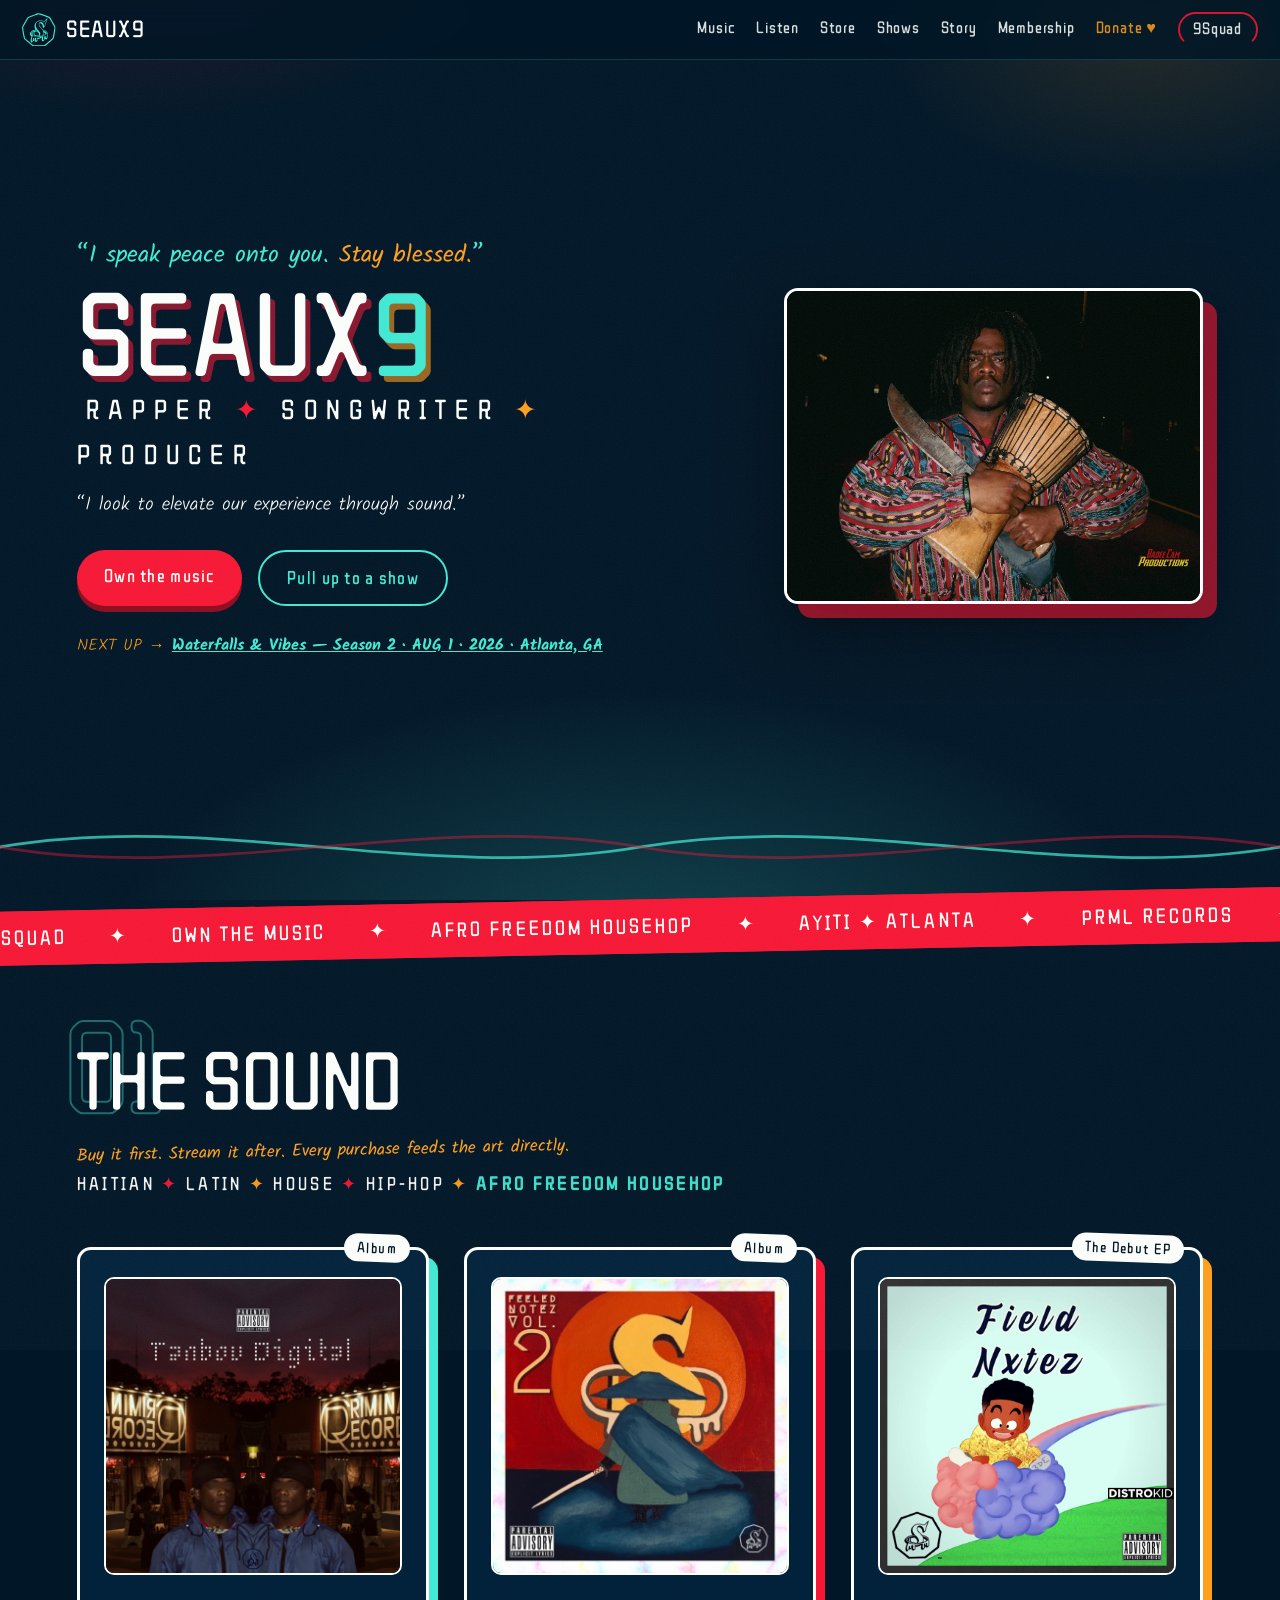
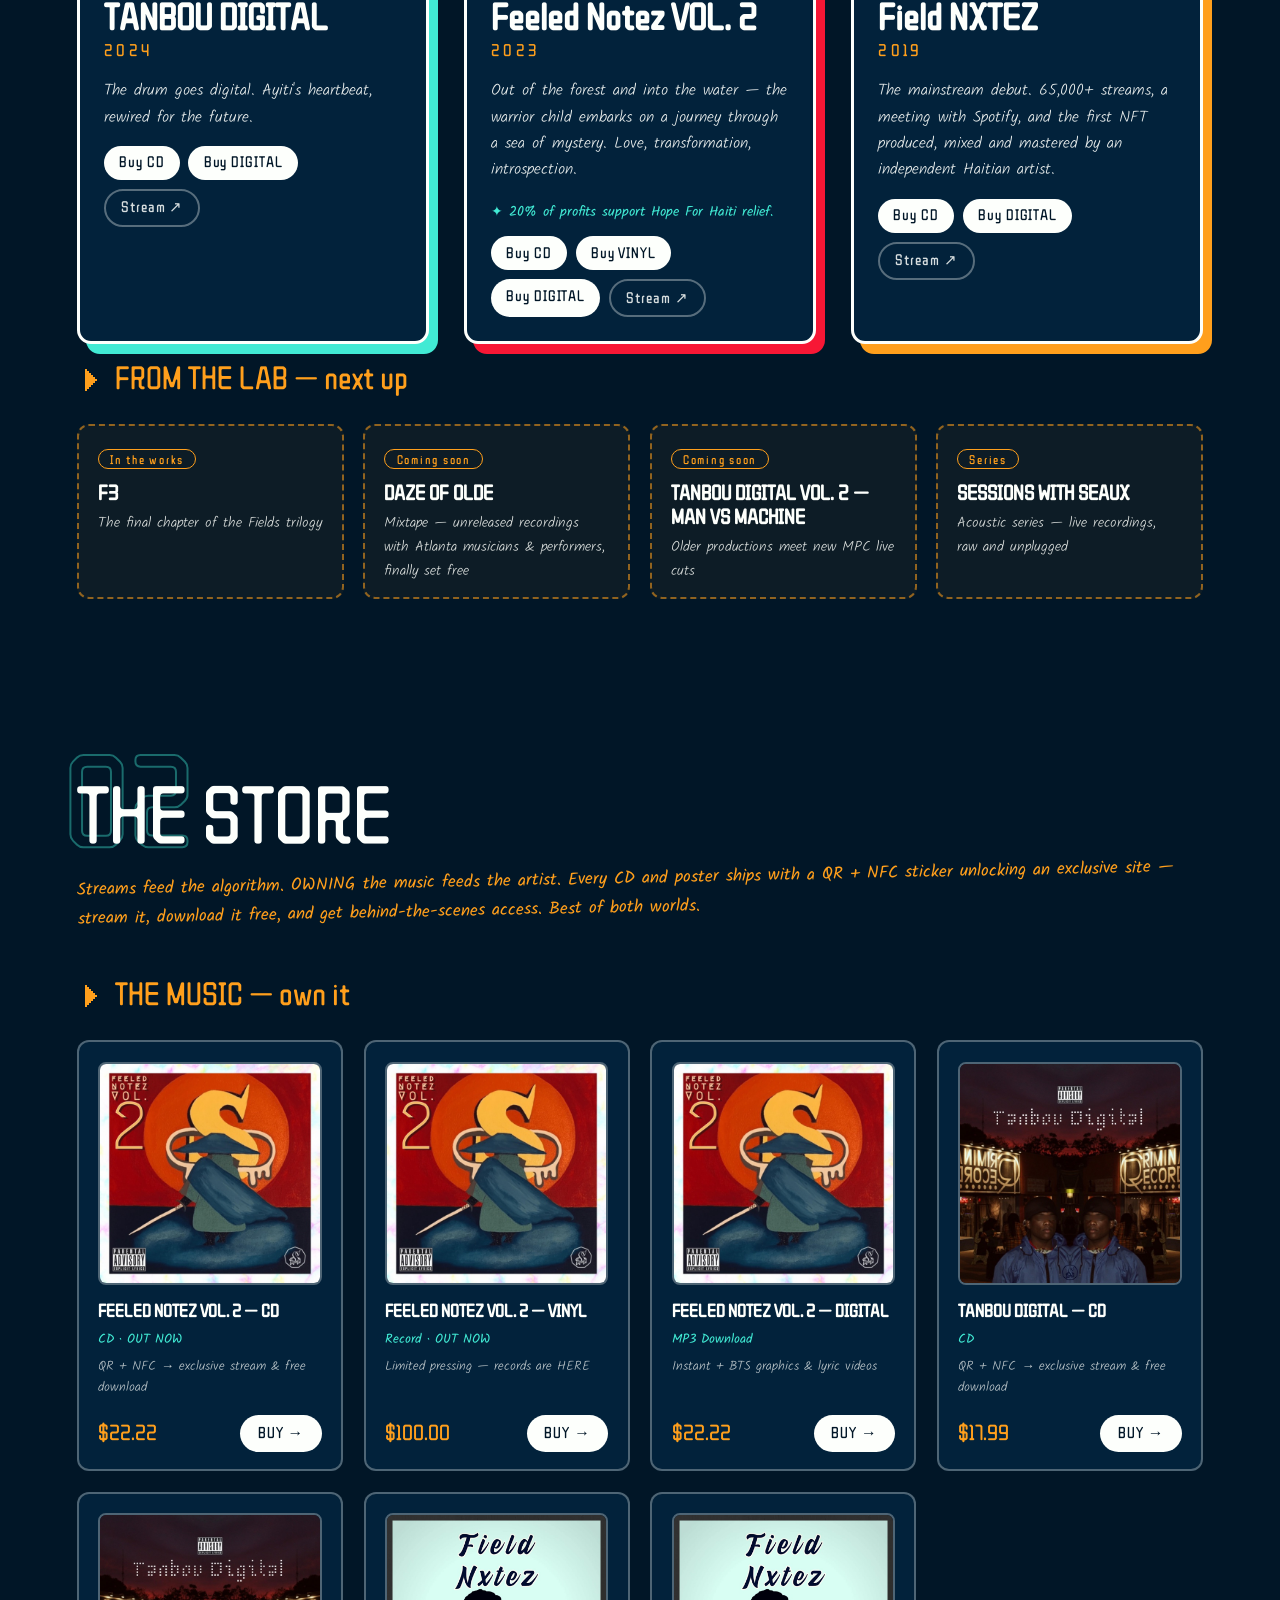
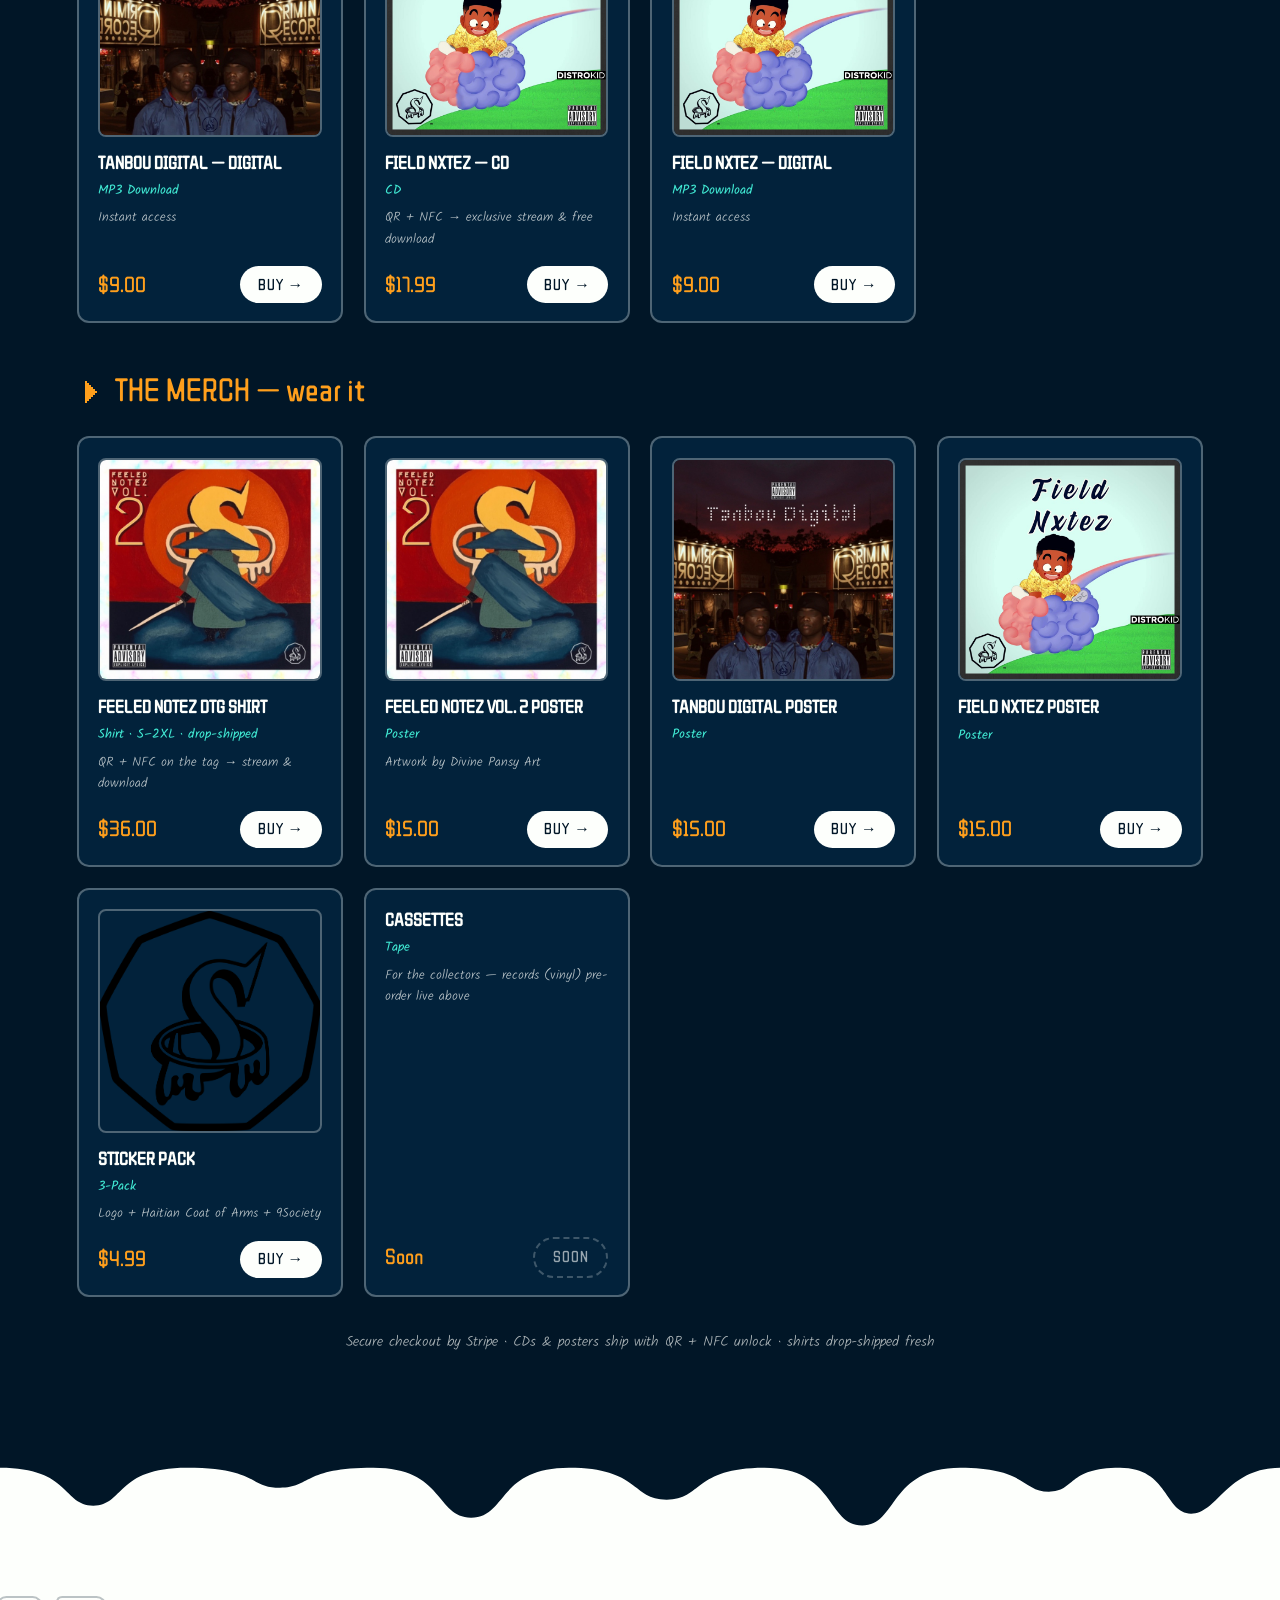
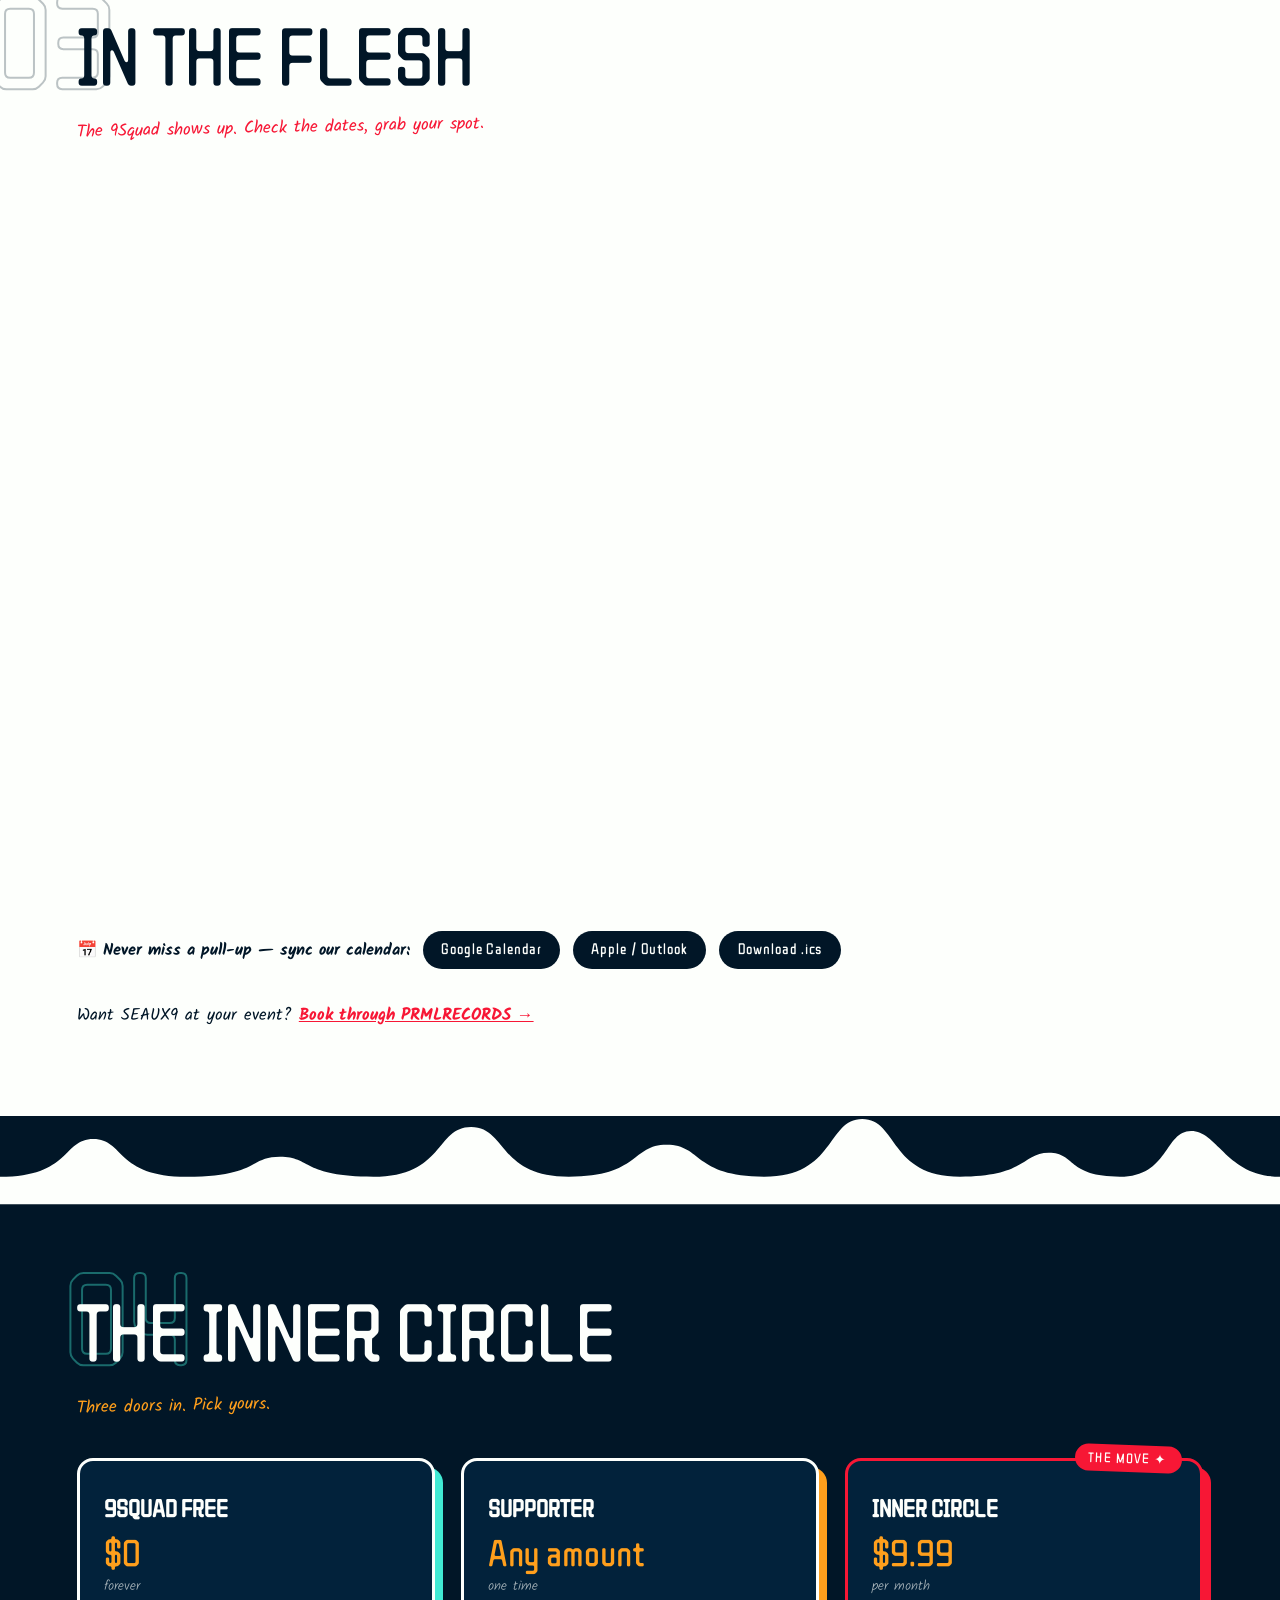
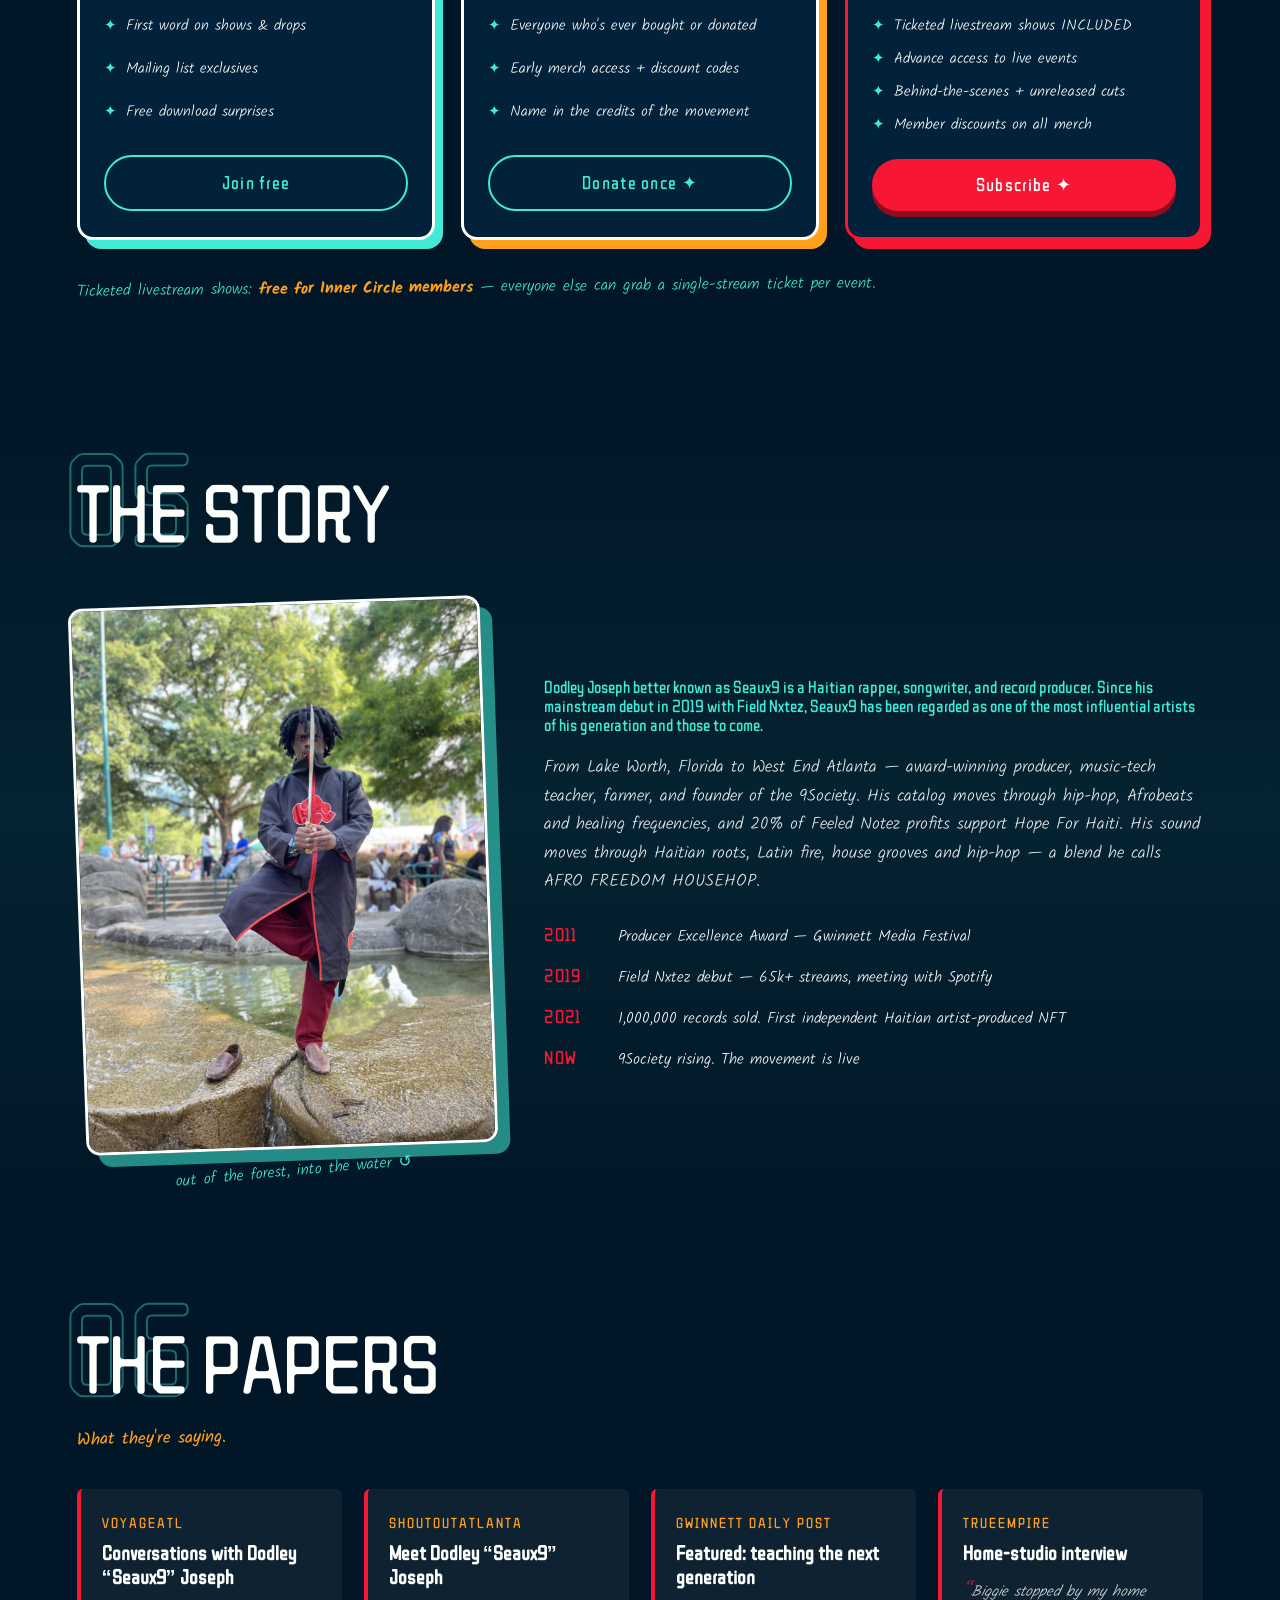
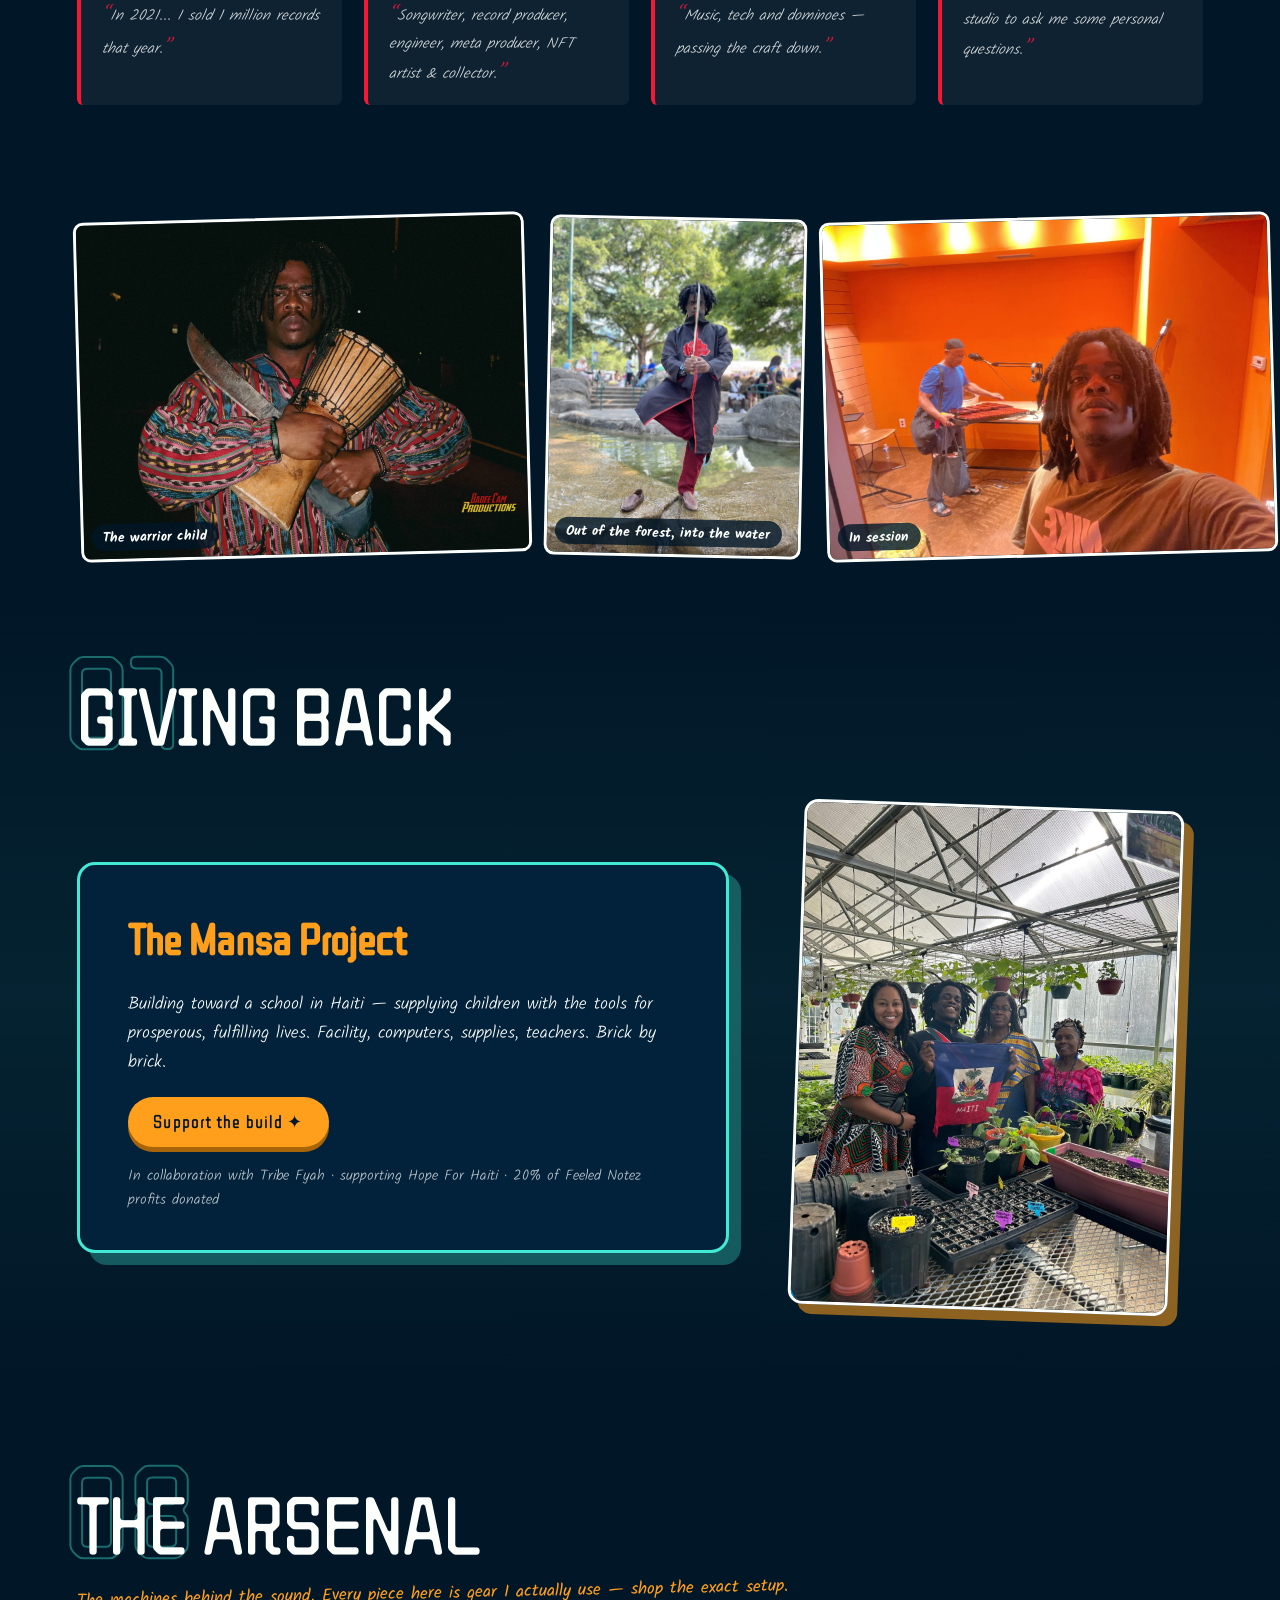
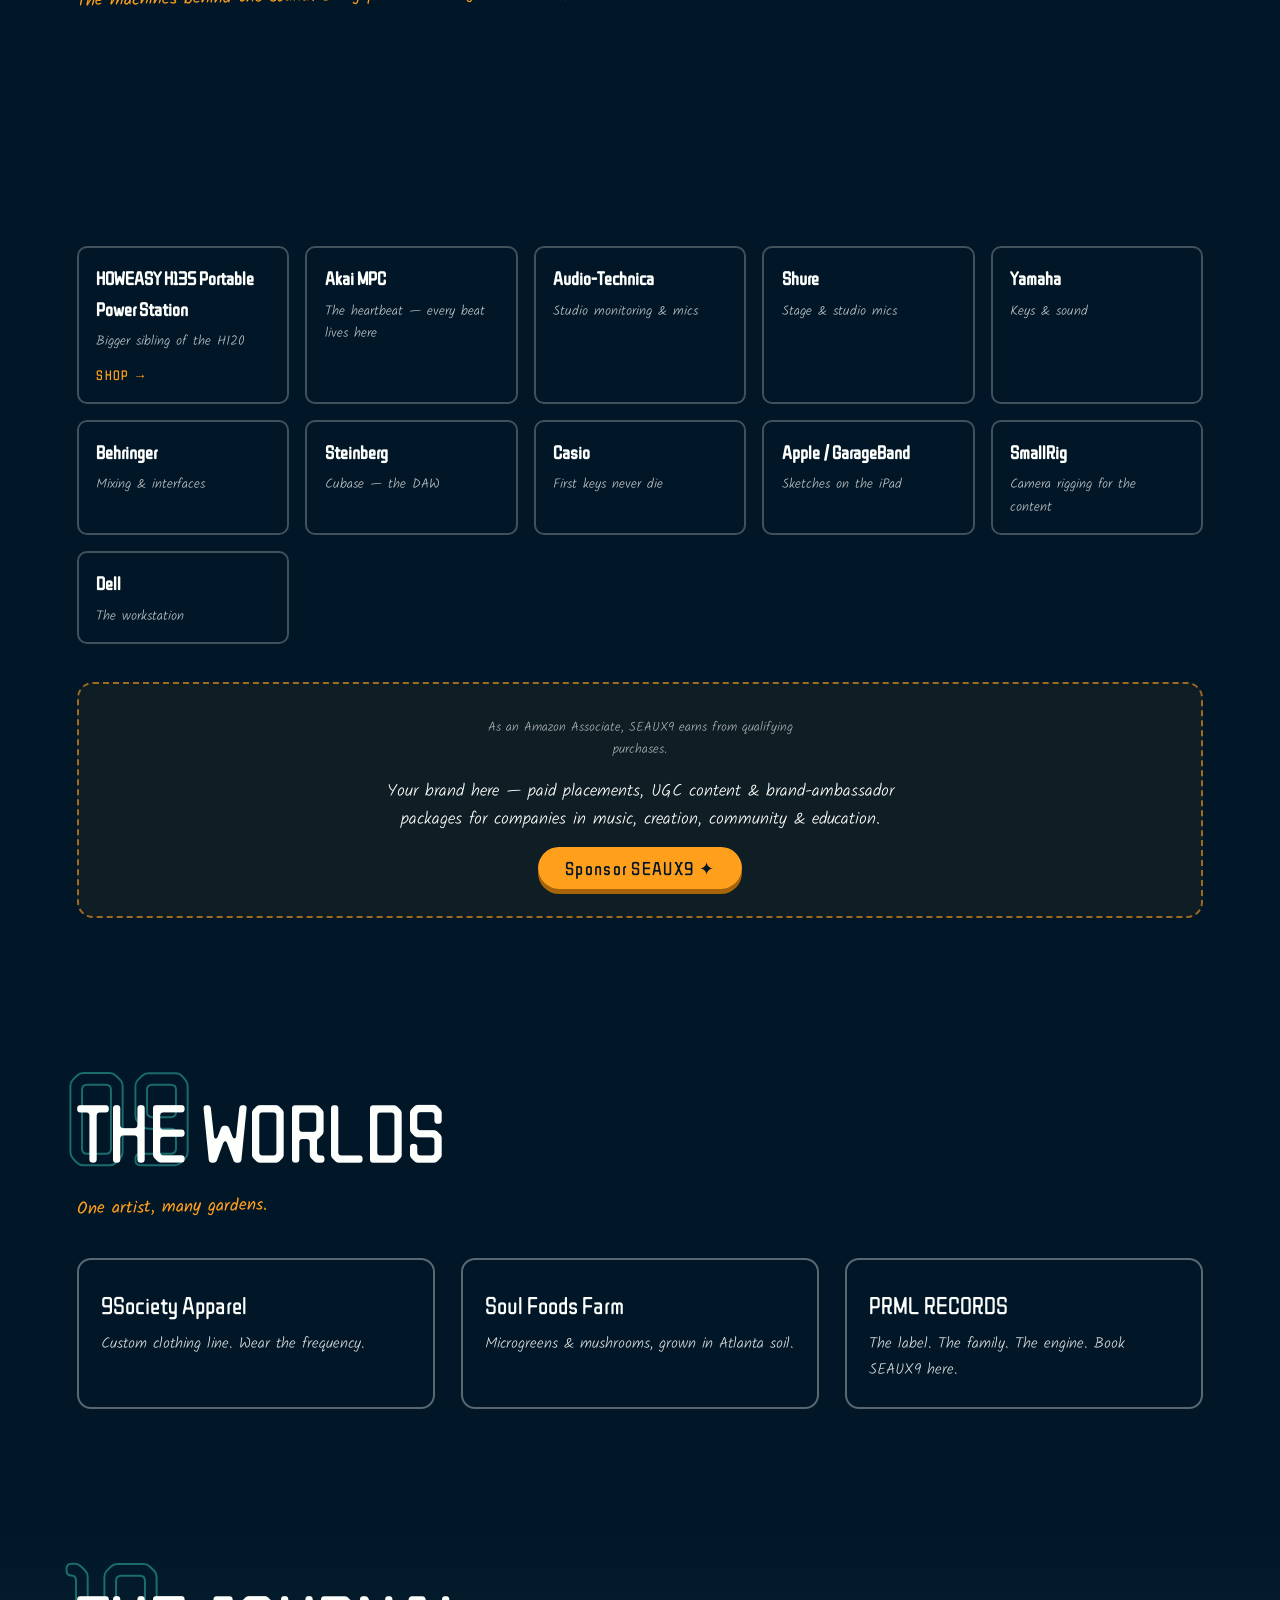
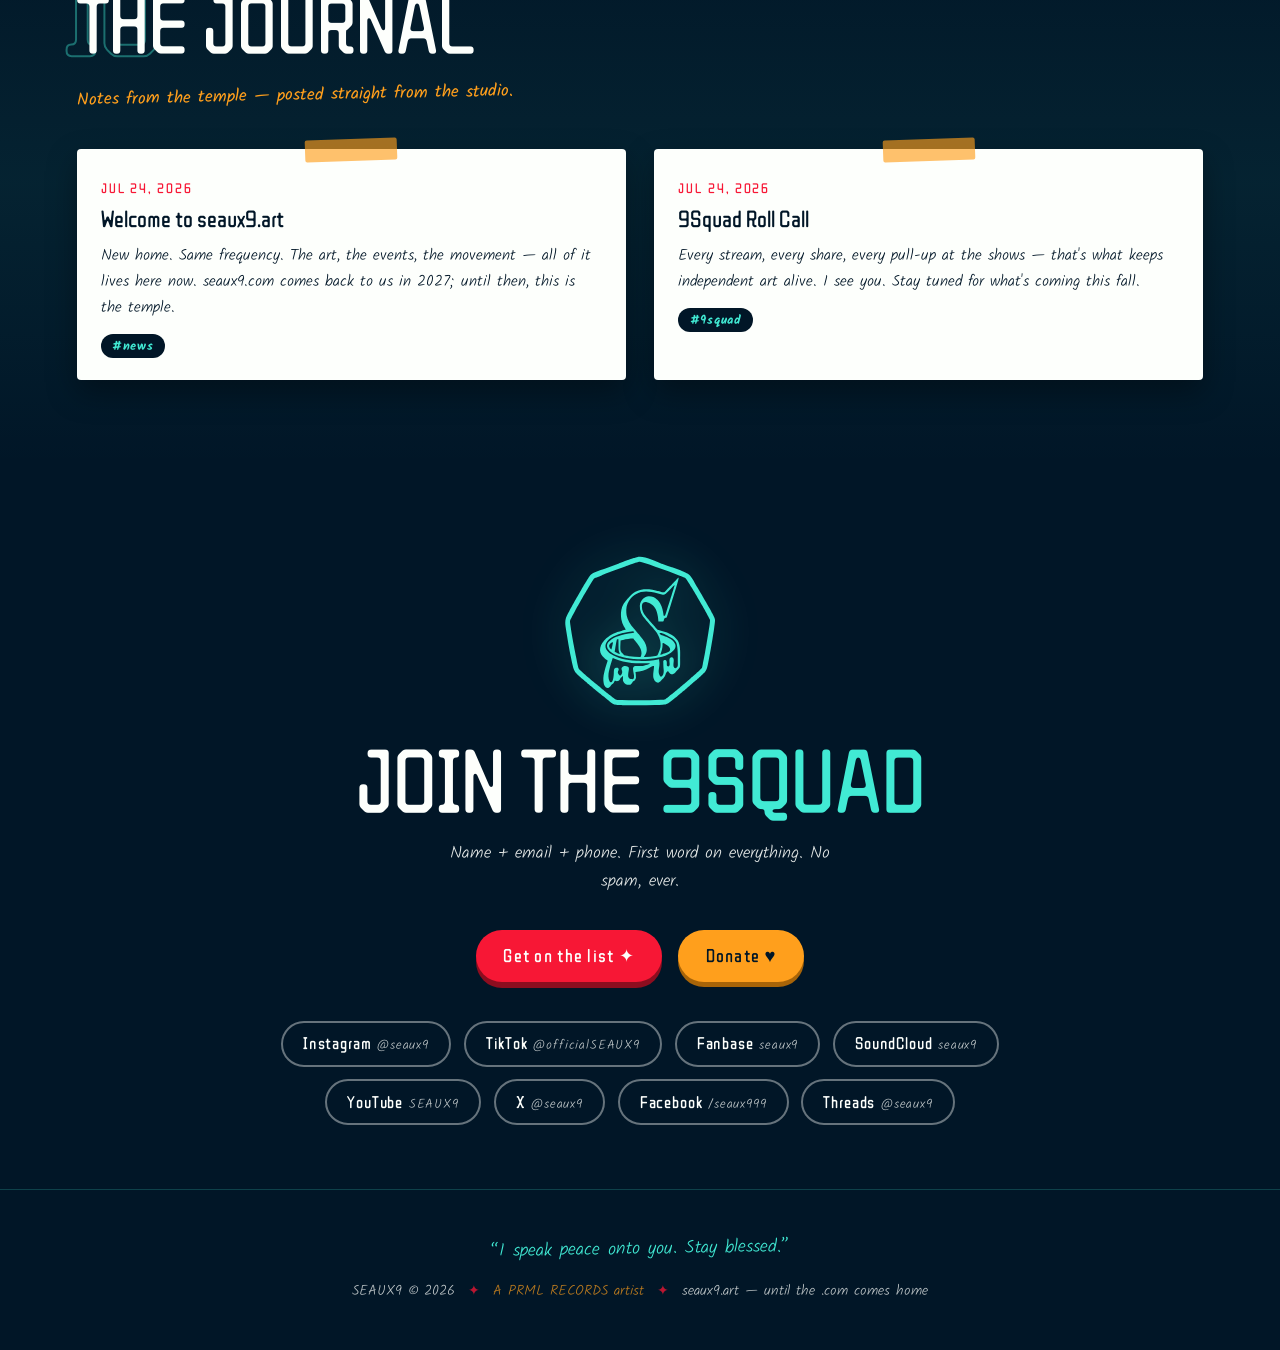
<file: index.html>
<!DOCTYPE html>
<html lang="en">
<head>
  <meta charset="UTF-8">
  <meta name="viewport" content="width=device-width, initial-scale=1.0">
  <title>SEAUX9 — Haitian Rapper, Songwriter & Record Producer | Official Site</title>
  <meta name="description" content="Dodley Joseph better known as Seaux9 is a Haitian rapper, songwriter, and record producer. Since his mainstream debut in 2019 with Field Nxtez, Seaux9 has been regarded as one of the most influential artists of his generation and those to come.">
  <meta property="og:title" content="SEAUX9 — Official Site">
  <meta property="og:description" content="Own the music. Pull up to the shows. Join the 9Squad. Dodley Joseph better known as Seaux9 — Haitian rapper, songwriter, and record producer.">
  <meta property="og:image" content="assets/img/photos/seaux9-machete-drum.jpg">
  <meta property="og:type" content="profile">
  <meta name="theme-color" content="#011627">
  <link rel="icon" type="image/png" href="assets/img/seaux9-logo.png">
  <link rel="preload" href="assets/fonts/WDXL-Latin.woff2" as="font" type="font/woff2" crossorigin>
  <link rel="preload" href="assets/fonts/Kalam-Regular.woff2" as="font" type="font/woff2" crossorigin>
  <link rel="stylesheet" href="assets/css/style.css">
  <script type="application/ld+json">
  {
    "@context": "https://schema.org",
    "@type": "Person",
    "name": "Dodley Joseph",
    "alternateName": "Seaux9",
    "description": "Dodley Joseph better known as Seaux9 is a Haitian rapper, songwriter, and record producer. Since his mainstream debut in 2019 with Field Nxtez, Seaux9 has been regarded as one of the most influential artists of his generation and those to come.",
    "jobTitle": ["Rapper", "Songwriter", "Record Producer"],
    "url": "https://seaux9.art",
    "image": "https://seaux9.art/assets/img/photos/seaux9-machete-drum.jpg",
    "birthPlace": { "@type": "Place", "name": "Lake Worth, Florida" },
    "homeLocation": { "@type": "Place", "name": "Atlanta, Georgia" },
    "memberOf": { "@type": "Organization", "name": "PRML RECORDS", "url": "https://prmlrecords.com" },
    "sameAs": [
      "https://www.instagram.com/seaux9/",
      "https://www.tiktok.com/@officialseaux9",
      "https://open.spotify.com/artist/0c0QskhRkDzvmJdVrv7A6o",
      "https://soundcloud.com/seaux9",
      "https://www.youtube.com/channel/UC6TuJPhwlcVTSGKE-WOQlJg",
      "https://twitter.com/seaux9",
      "https://www.facebook.com/seaux999",
      "https://fanbase.app/seaux9",
      "https://voyageatl.com/interview/conversations-with-dodley-seaux9-joseph/"
    ]
  }
  </script>
</head>
<body>

  <!-- ══ LOGO SYMBOL (traced from Seaux S Logo Final.png — fill follows currentColor) ══ -->
  <svg xmlns="http://www.w3.org/2000/svg" style="display:none" aria-hidden="true">
    <symbol id="s9-logo" viewBox="0 0 1600 1584"><path d="M0 0 C7.66 2.73 15.32 5.44 22.99 8.15 C55.7 19.7 88.34 31.41 120.86 43.51 C121.97 43.92 123.08 44.33 124.22 44.76 C238.6 87.32 238.6 87.32 279.92 106.19 C280.9 106.64 281.88 107.08 282.89 107.54 C329.96 129.58 359.72 202.42 385.64 245.21 C388.12 249.3 390.61 253.39 393.11 257.48 C401.58 271.37 409.9 285.33 418.1 299.38 C421.16 304.61 424.23 309.82 427.36 315.01 C434.29 326.51 441.04 338.13 447.82 349.73 C448.79 351.4 449.77 353.08 450.75 354.75 C462.85 375.43 474.83 396.17 486.7 416.98 C489.02 421.04 491.34 425.1 493.66 429.16 C501.89 443.51 510.04 457.89 518.09 472.34 C519.91 475.61 521.74 478.88 523.57 482.16 C531.54 496.43 539.36 510.77 547.07 525.18 C548.91 528.6 550.76 532.01 552.61 535.41 C558.99 547.17 565.2 558.98 571.04 571.01 C571.31 571.55 571.31 571.55 572.65 574.28 C578.05 585.54 582.06 596.26 582 608.84 C582 609.64 582 610.44 582 611.26 C581.92 618.93 581.33 626.51 580.48 634.13 C580.4 634.9 580.32 635.66 580.23 636.45 C574.28 691 565.49 745.29 556.68 799.44 C556.13 802.84 555.57 806.24 555.02 809.65 C542.21 888.83 528.34 967.86 512.66 1046.53 C512.18 1048.94 511.71 1051.34 511.23 1053.75 C507.84 1070.81 504.18 1087.79 500.21 1104.73 C500.03 1105.51 499.85 1106.29 499.66 1107.09 C492.22 1138.96 479.84 1159.54 454.75 1180.83 C452.52 1182.8 450.44 1184.89 448.36 1187.01 C445.09 1190.31 441.74 1193.41 438.22 1196.43 C435.04 1199.23 431.95 1202.12 428.86 1205.01 C424.58 1209 420.28 1212.94 415.84 1216.77 C413.32 1218.98 410.84 1221.24 408.36 1223.51 C404.57 1226.96 400.75 1230.38 396.87 1233.74 C394.57 1235.76 392.31 1237.82 390.04 1239.88 C386.6 1242.99 383.09 1245.97 379.48 1248.88 C374.93 1252.56 370.62 1256.43 366.34 1260.42 C362.25 1264.2 357.98 1267.7 353.64 1271.19 C350.62 1273.71 347.73 1276.33 344.86 1279.01 C340.22 1283.32 335.43 1287.36 330.5 1291.33 C327.88 1293.48 325.36 1295.72 322.86 1298.01 C318.56 1301.93 314.1 1305.6 309.57 1309.26 C306.93 1311.44 304.39 1313.7 301.86 1316.01 C297.66 1319.83 293.32 1323.42 288.91 1326.99 C285.34 1329.94 281.84 1332.96 278.36 1336.01 C273.2 1340.5 267.98 1344.89 262.66 1349.2 C259.35 1351.92 256.1 1354.71 252.86 1357.51 C247.87 1361.81 242.82 1366.01 237.7 1370.16 C234.36 1372.92 231.08 1375.74 227.79 1378.57 C223.08 1382.63 218.3 1386.59 213.41 1390.45 C210.35 1392.91 207.35 1395.46 204.36 1398.01 C199.87 1401.83 195.32 1405.56 190.7 1409.23 C186.97 1412.22 183.29 1415.27 179.61 1418.32 C173.85 1423.07 168.05 1427.74 162.16 1432.33 C157.55 1435.93 153.04 1439.64 148.54 1443.38 C142.17 1448.67 135.69 1453.76 129.09 1458.75 C124.49 1462.24 119.97 1465.81 115.48 1469.44 C103.81 1478.86 91.69 1487.7 79.29 1496.13 C78.59 1496.62 77.89 1497.1 77.17 1497.6 C61.54 1508.05 42.91 1508.9 24.67 1510.07 C23.75 1510.13 22.82 1510.19 21.87 1510.25 C-1.64 1511.8 -25.16 1512.73 -48.71 1513.38 C-51.73 1513.47 -54.75 1513.55 -57.77 1513.64 C-123.26 1515.57 -188.75 1515.7 -254.26 1515.69 C-257.5 1515.69 -260.74 1515.69 -263.98 1515.7 C-359.95 1515.72 -359.95 1515.72 -401.14 1514.51 C-402.57 1514.47 -403.99 1514.43 -405.42 1514.39 C-412.22 1514.19 -419.02 1513.96 -425.81 1513.69 C-428.87 1513.57 -431.93 1513.45 -434.99 1513.34 C-445.41 1512.95 -455.79 1512.37 -466.18 1511.52 C-467.17 1511.44 -468.15 1511.36 -469.17 1511.27 C-501.85 1508.44 -526.13 1485.98 -551.14 1466.51 C-552.58 1465.39 -554.01 1464.28 -555.45 1463.17 C-563.58 1456.85 -571.7 1450.52 -579.79 1444.14 C-582.04 1442.37 -584.3 1440.6 -586.56 1438.84 C-594.27 1432.81 -601.89 1426.68 -609.47 1420.49 C-612.35 1418.15 -615.24 1415.82 -618.14 1413.51 C-622.42 1410.1 -626.66 1406.65 -630.89 1403.19 C-636 1399.03 -641.14 1394.93 -646.33 1390.88 C-652.03 1386.44 -657.56 1381.82 -663.05 1377.13 C-667.69 1373.18 -672.42 1369.35 -677.14 1365.51 C-683.62 1360.25 -690.03 1354.93 -696.38 1349.52 C-699.59 1346.8 -702.84 1344.13 -706.14 1341.51 C-710.6 1337.98 -714.93 1334.32 -719.26 1330.64 C-722.67 1327.74 -726.11 1324.89 -729.58 1322.07 C-734.45 1318.11 -739.2 1314.04 -743.95 1309.95 C-747.48 1306.92 -751.03 1303.94 -754.64 1301.01 C-759.49 1297.08 -764.22 1293.03 -768.94 1288.95 C-772.55 1285.85 -776.2 1282.81 -779.89 1279.82 C-784.27 1276.27 -788.45 1272.55 -792.61 1268.76 C-795.23 1266.43 -797.92 1264.21 -800.64 1262.01 C-805.11 1258.39 -809.38 1254.62 -813.62 1250.75 C-816.2 1248.46 -818.84 1246.29 -821.52 1244.13 C-826.08 1240.45 -830.38 1236.58 -834.67 1232.59 C-837.84 1229.66 -841.09 1226.89 -844.46 1224.19 C-850.49 1219.34 -856.07 1214.04 -861.71 1208.73 C-864.79 1205.83 -867.94 1203.02 -871.14 1200.26 C-875.35 1196.58 -879.43 1192.77 -883.54 1188.98 C-885.13 1187.52 -886.72 1186.07 -888.31 1184.62 C-919.78 1155.94 -928.17 1127.7 -937.31 1086.93 C-937.55 1085.87 -937.78 1084.82 -938.03 1083.73 C-943.1 1061.07 -947.76 1038.35 -952.27 1015.58 C-952.91 1012.36 -953.55 1009.15 -954.19 1005.93 C-972.21 915.36 -988.86 824.49 -1012.27 674.19 C-1012.32 673.86 -1012.32 673.86 -1012.56 672.18 C-1020.78 614.16 -1011.21 581.46 -982.71 529.86 C-978.92 522.99 -975.3 516.05 -971.71 509.07 C-966.95 499.84 -961.96 490.76 -956.81 481.75 C-953.47 475.89 -950.25 469.99 -947.14 464.01 C-943.07 456.16 -938.76 448.45 -934.38 440.76 C-930.23 433.46 -926.16 426.12 -922.11 418.76 C-915.77 407.21 -909.32 395.72 -902.75 384.3 C-899.96 379.45 -897.19 374.59 -894.41 369.73 C-893.05 367.34 -891.69 364.95 -890.32 362.57 C-887.24 357.18 -884.17 351.8 -881.09 346.41 C-868.95 325.13 -856.78 303.87 -844.26 282.81 C-839.77 275.26 -835.32 267.7 -830.88 260.12 C-804.12 214.37 -804.12 214.37 -793.46 197.59 C-791.26 194.12 -789.1 190.62 -786.93 187.14 C-784.35 182.99 -781.75 178.85 -779.16 174.71 C-777.81 172.56 -776.46 170.41 -775.12 168.26 C-766.73 154.85 -758.21 141.73 -748.14 129.51 C-747.5 128.69 -746.86 127.88 -746.19 127.05 C-716.3 93.05 -643.02 77.68 -601.96 62.1 C-596.74 60.12 -591.53 58.12 -586.33 56.1 C-538.81 37.69 -491.03 19.93 -443.14 2.51 C-442.16 2.15 -441.18 1.79 -440.16 1.42 C-305.3 -47.62 -305.3 -47.62 -252.52 -62.62 C-251.83 -62.82 -251.13 -63.01 -250.42 -63.22 C-178.53 -83.48 -67.92 -24.2 0 0 Z M-235.59 -12.3 C-236.84 -11.93 -238.08 -11.56 -239.36 -11.18 C-242.65 -10.19 -245.92 -9.16 -249.19 -8.12 C-251.1 -7.51 -253.02 -6.91 -254.95 -6.3 C-263.3 -3.69 -271.62 -0.98 -279.93 1.77 C-282 2.46 -284.07 3.14 -286.15 3.83 C-309 11.36 -331.73 19.22 -354.38 27.37 C-361.48 29.92 -368.59 32.43 -375.71 34.93 C-425.83 52.51 -475.58 71.07 -525.28 89.8 C-527.09 90.49 -528.91 91.17 -530.72 91.85 C-560.64 103.13 -590.46 114.62 -620.14 126.51 C-620.97 126.84 -621.8 127.17 -622.65 127.51 C-642.52 135.46 -662.37 143.46 -681.95 152.11 C-685.16 153.51 -688.39 154.86 -691.63 156.2 C-703.14 161.13 -710.88 165.39 -716.98 176.47 C-718.74 179.54 -720.72 182.46 -722.68 185.4 C-741.93 214.38 -759.63 244.44 -777.31 274.39 C-779.01 277.29 -780.73 280.18 -782.44 283.07 C-795.86 305.74 -809.16 328.47 -822.3 351.3 C-824.17 354.55 -826.04 357.79 -827.92 361.03 C-834.73 372.79 -841.46 384.59 -848.09 396.46 C-851.73 403 -855.42 409.51 -859.14 416.01 C-865.29 426.73 -871.33 437.52 -877.36 448.31 C-879.13 451.48 -880.91 454.64 -882.69 457.81 C-889.07 469.15 -895.36 480.53 -901.54 491.99 C-904.65 497.77 -907.81 503.53 -911.02 509.26 C-921.71 528.4 -931.88 547.82 -941.93 567.3 C-944.3 571.9 -946.72 576.47 -949.17 581.02 C-950.78 584.04 -952.34 587.09 -953.91 590.14 C-954.77 591.79 -955.66 593.42 -956.57 595.04 C-956.81 595.48 -956.81 595.48 -958.05 597.68 C-958.49 598.45 -958.93 599.23 -959.39 600.02 C-963.75 609.04 -965.83 615.91 -964.65 625.93 C-964.59 626.47 -964.59 626.47 -964.32 629.19 C-963.97 632.63 -963.56 636.07 -963.14 639.51 C-963.01 640.62 -962.88 641.73 -962.74 642.87 C-961.71 651.29 -960.54 659.68 -959.33 668.07 C-959.14 669.44 -958.94 670.81 -958.75 672.18 C-945.99 761.77 -929.81 850.91 -877.21 1109.57 C-876.95 1110.6 -876.69 1111.64 -876.42 1112.71 C-874.16 1121.33 -871.42 1127.81 -864.89 1134.07 C-864 1134.94 -863.11 1135.8 -862.19 1136.7 C-859.94 1138.8 -857.64 1140.83 -855.32 1142.85 C-850.24 1147.26 -845.38 1151.91 -840.5 1156.55 C-836.39 1160.44 -832.22 1164.24 -827.94 1167.95 C-825.65 1169.94 -823.39 1171.97 -821.14 1174.01 C-815.78 1178.84 -810.37 1183.6 -804.89 1188.29 C-803.68 1189.32 -802.47 1190.35 -801.27 1191.38 C-800.96 1191.64 -800.96 1191.64 -799.43 1192.96 C-795.89 1195.99 -792.4 1199.06 -788.96 1202.19 C-784.72 1206.05 -780.31 1209.66 -775.86 1213.26 C-773.22 1215.44 -770.68 1217.7 -768.14 1220.01 C-764.82 1223.03 -761.45 1225.93 -757.96 1228.76 C-753.48 1232.38 -749.11 1236.1 -744.77 1239.88 C-738.47 1245.36 -732.13 1250.78 -725.75 1256.16 C-724.1 1257.54 -722.47 1258.93 -720.83 1260.32 C-714.92 1265.34 -708.97 1270.3 -702.96 1275.19 C-699.26 1278.23 -695.62 1281.33 -691.98 1284.42 C-687.68 1288.07 -683.32 1291.64 -678.94 1295.2 C-675.88 1297.73 -672.85 1300.3 -669.83 1302.88 C-665.37 1306.68 -660.84 1310.35 -656.21 1313.94 C-650.79 1318.15 -645.57 1322.53 -640.4 1327.02 C-635.82 1330.98 -631.1 1334.73 -626.32 1338.43 C-622.35 1341.53 -618.47 1344.73 -614.64 1348.01 C-609.75 1352.2 -604.74 1356.22 -599.66 1360.17 C-594.92 1363.87 -590.27 1367.67 -585.64 1371.51 C-579.95 1376.22 -574.21 1380.86 -568.38 1385.4 C-563.95 1388.85 -559.61 1392.39 -555.27 1395.94 C-549.32 1400.81 -543.25 1405.48 -537.07 1410.06 C-532.57 1413.4 -528.18 1416.85 -523.83 1420.38 C-515.94 1426.76 -507.79 1432.76 -499.58 1438.73 C-497.12 1440.52 -494.67 1442.33 -492.21 1444.14 C-490.63 1445.31 -489.04 1446.47 -487.46 1447.63 C-486.74 1448.16 -486.02 1448.7 -485.28 1449.24 C-484.59 1449.75 -483.9 1450.25 -483.19 1450.76 C-482.6 1451.2 -482.01 1451.63 -481.4 1452.08 C-481.03 1452.32 -481.03 1452.32 -479.14 1453.51 C-478.88 1453.67 -478.88 1453.67 -477.55 1454.53 C-471.5 1457.99 -465.64 1458.34 -458.78 1458.69 C-457.6 1458.76 -456.41 1458.84 -455.19 1458.91 C-451.51 1459.13 -447.83 1459.33 -444.14 1459.51 C-443.6 1459.53 -443.6 1459.53 -440.84 1459.67 C-433.19 1460.04 -425.54 1460.32 -417.89 1460.57 C-416.66 1460.61 -415.43 1460.65 -414.16 1460.69 C-317.48 1463.85 -220.56 1463.41 -114.14 1461.51 C-113.31 1461.49 -112.47 1461.48 -111.61 1461.46 C-74.12 1460.76 -36.65 1459.87 0.79 1458.01 C1.4 1457.98 1.4 1457.98 4.5 1457.83 C15.39 1457.28 26.29 1456.68 37.14 1455.58 C37.86 1455.52 38.57 1455.45 39.31 1455.38 C46.22 1454.61 50.5 1451.71 55.86 1447.51 C57.32 1446.44 58.78 1445.38 60.25 1444.32 C69.41 1437.71 78.36 1430.86 87.2 1423.82 C88.88 1422.49 90.57 1421.16 92.27 1419.84 C99.98 1413.81 107.6 1407.68 115.18 1401.49 C118.06 1399.15 120.95 1396.82 123.86 1394.51 C134.6 1385.94 145.23 1377.23 155.86 1368.51 C156.49 1367.99 157.12 1367.47 157.77 1366.94 C165.66 1360.46 173.54 1353.96 181.32 1347.34 C185.52 1343.78 189.77 1340.29 194.04 1336.82 C197.74 1333.78 201.38 1330.69 205.02 1327.59 C208.42 1324.71 211.84 1321.87 215.29 1319.07 C220.16 1315.11 224.92 1311.04 229.67 1306.95 C233.17 1303.93 236.7 1300.98 240.29 1298.07 C245.35 1293.97 250.26 1289.72 255.17 1285.45 C259.22 1281.91 263.31 1278.41 267.42 1274.94 C273.67 1269.67 279.89 1264.35 286.09 1259.02 C287.84 1257.52 289.58 1256.03 291.32 1254.54 C297.98 1248.84 304.62 1243.12 311.24 1237.37 C314.92 1234.17 318.62 1231 322.33 1227.83 C327.14 1223.73 331.89 1219.6 336.54 1215.32 C339.97 1212.17 343.47 1209.17 347.11 1206.26 C353.16 1201.38 358.76 1196.06 364.41 1190.74 C367.54 1187.79 370.72 1184.94 373.98 1182.14 C377.12 1179.41 380.2 1176.61 383.29 1173.82 C385.77 1171.59 388.25 1169.36 390.73 1167.13 C395.43 1162.9 400.1 1158.64 404.75 1154.36 C406.76 1152.51 408.78 1150.67 410.81 1148.84 C413.52 1146.39 416.19 1143.89 418.85 1141.38 C420.32 1140.01 421.81 1138.64 423.3 1137.28 C426.01 1134.8 428.69 1132.28 431.36 1129.76 C432.22 1128.98 433.08 1128.21 433.97 1127.42 C441.26 1120.39 443.6 1113.04 445.86 1103.51 C446.05 1102.71 446.24 1101.92 446.44 1101.1 C448.02 1094.63 449.45 1088.14 450.86 1081.63 C451.09 1080.57 451.32 1079.51 451.56 1078.41 C470.79 990.03 486.12 900.72 521.89 673.69 C522.16 671.7 522.43 669.7 522.7 667.71 C524.52 654.23 526.12 640.74 527.44 627.21 C527.58 625.79 527.72 624.38 527.86 622.97 C528.06 621 528.24 619.03 528.43 617.07 C528.53 615.94 528.64 614.82 528.75 613.66 C528.93 608.23 527.84 603.98 525.48 599.12 C525 598.11 524.51 597.1 524.01 596.06 C523.49 594.99 522.96 593.92 522.42 592.82 C521.87 591.7 521.33 590.59 520.77 589.43 C516.43 580.56 511.93 571.79 507.25 563.1 C505.69 560.19 504.13 557.28 502.58 554.36 C496.4 542.8 490.1 531.31 483.61 519.91 C479.95 513.48 476.38 507.01 472.86 500.51 C466.66 489.09 460.28 477.79 453.86 466.51 C453.54 465.96 453.54 465.96 451.96 463.18 C442.94 447.34 433.85 431.53 424.72 415.74 C422.83 412.45 420.93 409.16 419.04 405.87 C412.72 394.89 406.37 383.94 399.91 373.04 C396.85 367.89 393.81 362.74 390.79 357.57 C390.44 356.97 390.09 356.37 389.73 355.75 C389.55 355.45 389.55 355.45 388.66 353.91 C382.06 342.63 375.41 331.38 368.67 320.18 C365.14 314.32 361.63 308.46 358.15 302.57 C357.75 301.89 357.35 301.21 356.93 300.51 C356.53 299.82 356.12 299.14 355.7 298.43 C348.11 285.6 340.42 272.83 332.52 260.18 C330 256.14 327.52 252.08 325.03 248.02 C322.29 243.57 319.55 239.12 316.8 234.67 C315.03 231.78 313.26 228.89 311.49 225.99 C303.06 212.28 294.2 198.85 285.29 185.44 C284.67 184.51 284.06 183.58 283.42 182.61 C281.63 179.92 279.84 177.22 278.04 174.53 C277.51 173.73 276.97 172.92 276.42 172.09 C274.93 169.87 273.41 167.68 271.86 165.51 C271.63 165.19 271.63 165.19 270.52 163.58 C266.38 158.14 261.26 155.86 255.08 153.22 C254.02 152.75 252.97 152.28 251.88 151.8 C240.12 146.65 228.22 141.86 216.29 137.13 C215.71 136.9 215.71 136.9 212.74 135.72 C132.28 103.71 50.77 74.31 -30.96 45.72 C-36.61 43.75 -42.25 41.77 -47.88 39.77 C-94.44 23.28 -141.29 7.14 -188.64 -6.93 C-189.57 -7.21 -190.5 -7.49 -191.46 -7.77 C-194.05 -8.54 -196.64 -9.3 -199.24 -10.05 C-199.95 -10.26 -200.65 -10.47 -201.38 -10.68 C-203.63 -11.32 -205.88 -11.91 -208.14 -12.49 C-209.2 -12.8 -210.25 -13.11 -211.34 -13.42 C-220.43 -15.8 -226.72 -15.15 -235.59 -12.3 Z " fill="currentColor" transform="translate(1018.1442108154297,68.49330139160156)"/><path d="M0 0 C0.4 7.75 -1.05 14.4 -3.02 21.87 C-3.34 23.09 -3.65 24.32 -3.98 25.59 C-7.33 38.5 -10.97 51.32 -14.69 64.12 C-15.23 66.02 -15.78 67.91 -16.33 69.8 C-24.89 99.35 -33.84 128.79 -42.84 158.22 C-43.94 161.79 -45.03 165.37 -46.12 168.94 C-57.25 205.34 -68.58 241.68 -80 278 C-80.21 278.66 -80.42 279.32 -80.63 280 C-90.46 311.28 -100.43 342.51 -110.63 373.66 C-111.3 375.71 -111.97 377.77 -112.64 379.82 C-115.39 388.23 -118.16 396.62 -121 405 C-121.17 405.5 -121.17 405.5 -122.03 408.05 C-122.96 410.75 -123.9 413.45 -124.86 416.14 C-125.12 416.91 -125.38 417.68 -125.65 418.47 C-127.08 422.4 -128.2 425.04 -132 427 C-135.79 427.6 -139.55 427.88 -143.37 428.18 C-147.82 429.19 -149.08 430.54 -152 434 C-153.38 437.2 -153.38 437.2 -154.42 440.76 C-154.61 441.39 -154.8 442.03 -155 442.68 C-155.6 444.68 -156.17 446.68 -156.75 448.69 C-157.34 450.7 -157.94 452.72 -158.54 454.73 C-159.08 456.55 -159.61 458.37 -160.14 460.19 C-161 463 -161 463 -162 465 C-164.06 465.41 -164.06 465.41 -166.8 465.63 C-167.83 465.72 -168.86 465.8 -169.91 465.89 C-171.04 465.97 -172.16 466.04 -173.31 466.12 C-174.46 466.21 -175.6 466.29 -176.78 466.38 C-189.85 467.26 -202.91 467.19 -216 467 C-216.03 466.43 -216.07 465.85 -216.1 465.26 C-218.31 430.19 -223.26 394.53 -234 361 C-234.22 360.3 -234.44 359.6 -234.67 358.88 C-241.53 337.88 -252.86 318.37 -267.92 302.23 C-269.83 300.18 -271.64 298.08 -273.44 295.94 C-289.85 277.28 -314.19 263.23 -339 260 C-353.01 259.19 -369.35 258.81 -380.68 268.43 C-390.47 278.63 -391.38 294.65 -391.31 308 C-391.31 309.19 -391.3 310.38 -391.3 311.61 C-390.79 348.27 -375.73 380.6 -352.45 408.27 C-350.55 410.54 -348.71 412.86 -346.88 415.19 C-339.19 424.82 -331.07 434.11 -323.04 443.45 C-321 445.83 -318.96 448.22 -316.93 450.61 C-311.46 457.03 -305.92 463.35 -300.22 469.57 C-296.16 474.01 -292.22 478.56 -288.32 483.15 C-282.78 489.67 -277.14 496.07 -271.29 502.32 C-268.26 505.57 -265.4 508.9 -262.62 512.38 C-257.79 518.4 -252.51 523.95 -247.22 529.57 C-242.68 534.39 -238.34 539.35 -234.16 544.48 C-233.64 545.11 -233.12 545.74 -232.59 546.39 C-231.56 547.64 -230.53 548.9 -229.52 550.17 C-223.23 557.74 -215.12 558.83 -205.86 561.01 C-135.1 577.81 -51.29 606.3 -9.83 670.36 C24.6 726.42 16.14 818.86 16.25 882.05 C16.25 884.34 16.26 886.63 16.27 888.91 C16.48 955.21 16.48 955.21 -3.28 976.34 C-6.81 979.79 -10.6 982.82 -14.46 985.89 C-20.6 990.99 -24.63 996.84 -28.62 1003.69 C-35.67 1015.48 -49.47 1024.71 -62.54 1028.79 C-71.65 1030.2 -82.16 1027.71 -90 1023 C-92.89 1020.87 -95.46 1018.54 -98 1016 C-98.59 1015.43 -99.17 1014.85 -99.77 1014.26 C-105.42 1008.3 -109.12 1001.17 -113 994 C-116.75 995.25 -117.56 996.94 -120 1000 C-121.79 1001.39 -123.6 1002.74 -125.44 1004.06 C-131.56 1009.04 -133.67 1013.59 -136 1021 C-137.12 1024.46 -138.24 1027.92 -139.38 1031.38 C-139.67 1032.28 -139.97 1033.19 -140.27 1034.13 C-144.11 1045.65 -149.04 1055.71 -157 1065 C-157.8 1066.03 -158.61 1067.06 -159.44 1068.12 C-161.45 1070.38 -163.34 1072.19 -165.62 1074.12 C-173.41 1080.78 -180.08 1088.64 -186.26 1096.78 C-194.87 1107.78 -203.94 1117.22 -218.35 1119.35 C-229.94 1119.82 -238.53 1114.41 -247.12 1107.22 C-261.94 1093.54 -270.18 1070.53 -271.16 1050.74 C-271.21 1047.01 -271.25 1043.29 -271.25 1039.56 C-271.25 1039.22 -271.25 1039.22 -271.25 1037.48 C-271.24 1025.56 -270.24 1013.99 -268.48 1002.2 C-267.56 996.06 -266.75 989.91 -265.94 983.75 C-265.85 983.1 -265.85 983.1 -265.42 979.84 C-263.72 966.59 -262.77 953.33 -262 940 C-264.05 940.12 -266.09 940.24 -268.14 940.38 C-269.28 940.44 -270.41 940.51 -271.59 940.59 C-285.54 942.28 -299.22 952.51 -310.8 960.02 C-357.15 990.07 -406.05 999.5 -460 1006 C-459.88 1006.81 -459.77 1007.63 -459.65 1008.46 C-457.18 1025.98 -455.16 1043.28 -455 1061 C-454.96 1062.18 -454.93 1063.36 -454.89 1064.58 C-455.07 1075.54 -461.55 1087.59 -469.08 1095.39 C-473.52 1099.11 -478.53 1102.11 -483.98 1104.07 C-488.46 1106.93 -490 1110.88 -492.31 1115.56 C-497.65 1125.78 -503.08 1135.07 -514 1140 C-529.08 1144.71 -549.73 1141.8 -563.62 1134.94 C-577.8 1126.79 -588.15 1114.69 -593 1099 C-594.31 1091.69 -594.15 1084.35 -594.12 1076.94 C-594.12 1075.65 -594.12 1074.36 -594.12 1073.04 C-594.08 1064.32 -593.84 1055.68 -593 1047 C-593.35 1047.38 -593.35 1047.38 -595.13 1049.27 C-600.52 1054.89 -605.78 1059.7 -612.31 1063.94 C-618.39 1067.97 -621.23 1072.07 -624.37 1078.75 C-628.91 1087.78 -637.22 1097.57 -646.56 1101.94 C-655.81 1104.85 -665.88 1103.78 -674.63 1099.97 C-677.08 1098.97 -679.4 1098.44 -682 1098 C-682.25 1098.67 -682.51 1099.33 -682.77 1100.02 C-688.94 1114.99 -696.25 1128.12 -710.44 1136.69 C-716.62 1140.72 -720.09 1146.59 -724.09 1152.66 C-731.27 1163.49 -737.67 1172.01 -751 1175 C-760.75 1176.11 -769.64 1174.7 -777.69 1168.94 C-797.47 1152.22 -800.72 1121.32 -802.81 1097.02 C-804.03 1077.93 -803.38 1058.83 -800 1040 C-799.82 1038.99 -799.65 1037.98 -799.46 1036.94 C-790.13 985.24 -773.43 934.8 -757 885 C-759.54 882.36 -762.1 880.08 -765.09 877.97 C-765.48 877.69 -765.48 877.69 -767.45 876.28 C-767.86 875.99 -767.86 875.99 -769.94 874.5 C-778.2 868.48 -785.72 862.16 -793 855 C-793.74 854.29 -794.48 853.57 -795.24 852.84 C-817.83 830.98 -837.1 805.83 -838.34 772.97 C-838.87 734.54 -822.28 703.14 -798 674 C-797.77 673.72 -797.77 673.72 -796.63 672.32 C-780.73 652.87 -762.9 636.88 -741.88 623.23 C-740.02 622.01 -738.18 620.76 -736.35 619.5 C-712.18 602.92 -685.52 590.87 -658 581 C-657.39 580.78 -657.39 580.78 -654.31 579.67 C-637.46 573.66 -620.43 568.59 -603.12 564.06 C-602.26 563.84 -601.39 563.61 -600.5 563.37 C-588.4 560.22 -576.25 557.48 -564 555 C-568.38 545.97 -572.98 537.14 -578 528.44 C-579.04 526.63 -580.08 524.82 -581.12 523.01 C-582.46 520.67 -583.8 518.34 -585.16 516.01 C-597.95 493.82 -605.61 469.27 -610.75 444.31 C-610.85 443.83 -610.85 443.83 -611.35 441.4 C-614.52 425.19 -615.41 409.06 -615.38 392.56 C-615.37 391.6 -615.37 390.64 -615.37 389.65 C-615.33 373.79 -614.39 358.54 -611 343 C-610.79 342.01 -610.57 341.02 -610.35 340 C-605.88 319.99 -598.74 301.02 -589 283 C-588.68 282.4 -588.36 281.8 -588.03 281.19 C-580.98 268.04 -572.39 256.34 -562.64 245.08 C-560.24 242.29 -557.92 239.44 -555.62 236.56 C-551.55 231.55 -547.21 226.82 -542.78 222.12 C-539.98 219.15 -537.24 216.15 -534.56 213.07 C-511.47 186.53 -487.26 163.47 -456 147 C-455.36 146.66 -454.73 146.33 -454.07 145.98 C-412.31 124.14 -364.24 119.93 -317.94 122.69 C-317.41 122.71 -317.41 122.71 -314.74 122.85 C-290.83 124.46 -267.44 130.32 -244.31 136.28 C-240.8 137.19 -237.28 138.07 -233.77 138.96 C-228.94 140.19 -224.12 141.41 -219.29 142.64 C-210.27 144.94 -201.24 147.19 -192.19 149.39 C-190.27 149.85 -188.36 150.32 -186.45 150.79 C-179.67 152.43 -172.89 153.88 -166 155 C-165.18 155.15 -164.35 155.29 -163.5 155.44 C-159.49 155.84 -156.98 155.64 -153.55 153.41 C-146.66 147.6 -140.2 141.48 -133.87 135.08 C-132.24 133.43 -130.6 131.79 -128.96 130.15 C-124.02 125.19 -119.18 120.17 -114.63 114.84 C-110.96 110.69 -106.92 106.88 -102.96 103 C-99.03 99.11 -95.32 95.12 -91.71 90.94 C-88.95 87.81 -85.98 84.92 -83 82 C-75.68 74.77 -75.68 74.77 -72.56 71.06 C-68.54 66.3 -64.04 61.99 -59.59 57.63 C-56.5 54.58 -53.52 51.49 -50.69 48.19 C-45.39 42.05 -39.51 36.47 -33.74 30.78 C-29.14 26.22 -24.68 21.62 -20.47 16.7 C-6.04 0 -6.04 0 0 0 Z M-44 77 C-47.01 79.98 -50.01 82.97 -53.01 85.96 C-54.03 86.97 -55.05 87.99 -56.07 89 C-61.3 94.18 -66.43 99.4 -71.22 105 C-75.76 110.1 -80.76 114.79 -85.62 119.58 C-89.28 123.2 -92.9 126.81 -96.25 130.73 C-101.25 136.56 -106.73 141.95 -112.15 147.39 C-114.04 149.29 -115.92 151.2 -117.8 153.12 C-123.79 159.16 -129.87 164.95 -136.56 170.22 C-137.12 170.66 -137.68 171.1 -138.25 171.56 C-147.89 178.94 -157.02 181.35 -169 180 C-189.48 176.96 -209.47 171.46 -229.46 166.2 C-306.84 145.84 -383.77 133.97 -456.87 175.73 C-469.17 182.98 -480.29 191.29 -490.79 200.98 C-492.71 202.74 -494.68 204.41 -496.69 206.06 C-500.55 209.36 -503.74 213.12 -507 217 C-507.76 217.88 -508.53 218.75 -509.31 219.65 C-537.08 251.97 -557.96 296.16 -558.2 339.19 C-558.21 340.04 -558.22 340.89 -558.22 341.77 C-558.24 344.51 -558.25 347.26 -558.25 350 C-558.25 350.94 -558.25 351.88 -558.25 352.84 C-558.24 367.77 -557.58 382.27 -555 397 C-554.86 397.83 -554.72 398.67 -554.58 399.53 C-545.62 451.83 -513.56 499.71 -479.44 539.17 C-477.1 541.89 -474.82 544.65 -472.56 547.44 C-468.15 552.86 -463.6 558.16 -459.04 563.46 C-456.17 566.79 -453.33 570.14 -450.5 573.5 C-446.7 577.99 -442.89 582.47 -439.06 586.94 C-438.57 587.52 -438.07 588.1 -437.56 588.69 C-435 591.67 -432.45 594.64 -429.89 597.61 C-424.67 603.68 -419.49 609.77 -414.45 615.99 C-412.6 618.26 -410.74 620.51 -408.86 622.76 C-392.24 642.65 -376 663.52 -363 686 C-362.67 686.57 -362.34 687.14 -362 687.72 C-351.8 705.52 -346.19 723.97 -342 744 C-341.85 744.7 -341.7 745.4 -341.55 746.12 C-335.01 778.38 -344.81 806.19 -362.28 832.95 C-364.03 835.58 -365.81 838.18 -367.64 840.75 C-369 843 -369 843 -369 846 C-328.74 847.38 -287.05 841.27 -247.5 834.31 C-246.42 834.12 -245.33 833.93 -244.22 833.74 C-241.46 833.22 -238.73 832.64 -236 832 C-235.25 831.85 -234.5 831.7 -233.73 831.54 C-229.29 830.34 -227.34 828.55 -224.89 824.66 C-223.89 822.79 -222.93 820.9 -222 819 C-221.49 817.97 -220.99 816.93 -220.46 815.87 C-218.82 812.41 -217.24 808.93 -215.69 805.44 C-215.41 804.81 -215.13 804.18 -214.84 803.53 C-206.42 784.59 -199.26 765.32 -195 745 C-194.76 743.89 -194.51 742.78 -194.26 741.64 C-184.32 686.95 -206.07 626.39 -236.78 581.93 C-243.65 572.17 -251.13 562.98 -258.86 553.89 C-261.83 550.4 -264.74 546.87 -267.62 543.31 C-271.2 538.91 -274.95 534.7 -278.77 530.52 C-281.01 527.99 -283.14 525.39 -285.25 522.75 C-289.35 517.68 -293.73 512.94 -298.2 508.19 C-302.22 503.9 -305.95 499.44 -309.62 494.84 C-312.46 491.44 -315.46 488.22 -318.5 485 C-323.15 480.06 -327.52 475.01 -331.76 469.71 C-334.24 466.71 -336.85 463.85 -339.5 461 C-343.74 456.44 -347.74 451.73 -351.64 446.88 C-353.3 444.85 -354.97 442.87 -356.7 440.9 C-392.5 400.12 -416.28 353.22 -414 298 C-411.91 269 -398.19 241.7 -377 222 C-360.84 208.07 -342.79 197.84 -321 197 C-319.86 196.95 -318.71 196.9 -317.54 196.84 C-285.17 196.08 -254.78 208.78 -231.33 230.83 C-229.88 232.22 -228.44 233.61 -227 235 C-226.09 235.85 -225.17 236.7 -224.23 237.58 C-212.28 248.99 -202.94 262.57 -195 277 C-194.67 277.6 -194.34 278.19 -194 278.81 C-174.59 314.54 -166.29 354.19 -161.2 394.18 C-161.13 394.75 -161.13 394.75 -160.76 397.65 C-160.64 398.66 -160.51 399.67 -160.39 400.72 C-160 403 -160 403 -159 404 C-154.25 404.42 -149.03 404.77 -145 402 C-140.78 394.74 -138.54 386.78 -136.06 378.81 C-135.59 377.29 -135.11 375.77 -134.63 374.25 C-133.61 371.01 -132.6 367.76 -131.59 364.52 C-129.98 359.38 -128.37 354.24 -126.76 349.1 C-125.1 343.83 -123.45 338.57 -121.8 333.31 C-117.19 318.58 -112.53 303.87 -107.85 289.16 C-105.81 282.74 -103.77 276.32 -101.73 269.89 C-101.53 269.27 -101.53 269.27 -100.53 266.12 C-93.32 243.42 -86.15 220.71 -79 198 C-78.9 197.68 -78.9 197.68 -78.39 196.07 C-72.09 176.05 -65.82 156.02 -59.61 135.97 C-59.2 134.65 -58.79 133.34 -58.39 132.02 C-55.83 123.77 -53.28 115.52 -50.76 107.27 C-50.05 104.94 -49.34 102.61 -48.62 100.29 C-47.63 97.11 -46.67 93.92 -45.7 90.73 C-45.41 89.8 -45.12 88.86 -44.82 87.9 C-44.56 87.04 -44.3 86.19 -44.04 85.3 C-43.92 84.93 -43.92 84.93 -43.35 83.06 C-42.95 80.74 -43.27 79.23 -44 77 Z M-593 589 C-593.6 589.14 -593.6 589.14 -596.63 589.88 C-626.49 597.18 -656.22 606.76 -684 620 C-684.74 620.35 -685.48 620.7 -686.23 621.06 C-690.88 623.27 -695.46 625.59 -700 628 C-700.65 628.34 -701.3 628.69 -701.97 629.04 C-717.53 637.34 -731.97 647.09 -745 659 C-745.52 659.47 -746.03 659.94 -746.56 660.42 C-764.58 677.09 -778.32 699.29 -780.44 724.2 C-781.16 747.93 -770.26 769.63 -754.39 786.74 C-746.22 795.36 -737.78 803.22 -728 810 C-727.38 810.43 -726.77 810.85 -726.14 811.29 C-657.37 858.44 -565.45 879.35 -451 886 C-450.28 886.03 -449.55 886.06 -448.81 886.09 C-372.51 889.27 -296.04 886.26 -221.06 870.98 C-216.72 870.11 -212.4 869.48 -208 869 C-208.02 869.37 -208.02 869.37 -208.14 871.25 C-208.41 879.25 -207.5 886.47 -206 894.31 C-201.19 920.26 -206.46 946.1 -210.29 971.91 C-214.06 997.49 -215.51 1023.88 -200 1046.12 C-196.96 1050 -194.22 1053.43 -190 1056 C-184.09 1056.12 -180.19 1053.03 -176.05 1049.19 C-161.48 1034.09 -158.63 1012.24 -158.93 992.17 C-159.11 986.22 -159.69 980.3 -160.23 974.38 C-160.59 970.28 -160.93 966.18 -161.27 962.08 C-161.33 961.28 -161.4 960.47 -161.47 959.65 C-162.18 950.96 -162.73 942.29 -162.92 933.57 C-162.98 930.77 -163.06 927.97 -163.15 925.18 C-163.28 920.58 -163.38 915.97 -163.45 911.37 C-163.48 909.51 -163.53 907.66 -163.59 905.81 C-164.09 889.09 -164.09 889.09 -159.65 883.93 C-157.79 882.31 -157.79 882.31 -156 881 C-155.53 880.59 -155.53 880.59 -153.12 878.5 C-148.94 876.49 -145.56 876.21 -141 877 C-134.29 880.16 -130 886.12 -127.33 892.89 C-125.34 899.17 -125.72 905.48 -125.88 912 C-126.29 934.83 -126.29 934.83 -121 941 C-118.11 943.1 -115.53 944.48 -112 945 C-110.91 945.19 -109.81 945.37 -108.69 945.56 C-103.89 944.83 -102.37 943.07 -99.45 939.34 C-93.33 929.45 -96.02 915.65 -97 904.69 C-97.69 896.13 -98.26 887.59 -98.38 879 C-98.4 878.14 -98.43 877.27 -98.45 876.38 C-98.48 867.75 -95.67 859.81 -89.69 853.47 C-84.79 849.21 -79.74 847.27 -73.23 847.62 C-66.9 848.7 -62.21 851.94 -58.32 856.98 C-48.09 872.67 -52.05 894.33 -54.55 911.86 C-55.29 917.65 -55.26 923.48 -55.31 929.31 C-55.34 930.47 -55.37 931.63 -55.4 932.83 C-55.47 942.74 -53.79 952.22 -46.69 959.62 C-42.44 963.08 -38.01 964.3 -32.56 964.06 C-26.24 963.03 -21.31 959.73 -17.21 954.88 C-15.64 952.65 -14.29 950.4 -13 948 C-12.67 947.4 -12.34 946.79 -12 946.17 C-6.08 933.14 -8.85 914.1 -8.87 900.17 C-8.87 897.76 -8.87 895.36 -8.86 892.95 C-8.86 887.93 -8.86 882.9 -8.87 877.87 C-8.88 871.51 -8.87 865.14 -8.87 858.78 C-8.86 853.81 -8.86 848.84 -8.87 843.87 C-8.87 841.53 -8.87 839.19 -8.86 836.85 C-8.85 813.82 -9.41 790.86 -11.75 767.94 C-11.79 767.51 -11.79 767.51 -12.01 765.34 C-13.23 753.14 -14.69 741 -16.5 728.88 C-16.69 727.59 -16.88 726.3 -17.07 724.97 C-18.88 713.41 -21.08 701.39 -26.56 690.94 C-26.73 690.61 -26.73 690.61 -27.58 688.95 C-45.31 655.87 -81.29 635.62 -114 620 C-114.37 619.82 -114.37 619.82 -116.22 618.94 C-180.15 588.57 -180.15 588.57 -203 590 C-202.43 593.71 -201.47 596.35 -199.44 599.5 C-198.98 600.23 -198.53 600.96 -198.06 601.72 C-193.07 607.25 -186.14 610.01 -179.31 612.62 C-178.46 612.96 -177.61 613.29 -176.74 613.64 C-171.59 615.65 -166.41 617.6 -161.23 619.54 C-113.35 637.47 -59.06 658.82 -36.38 708.43 C-30.79 722.94 -32.06 736.88 -38 751 C-42.45 760.53 -48.96 768.3 -56 776 C-56.84 776.93 -57.69 777.85 -58.55 778.81 C-116.34 839.32 -216.41 857.25 -351.33 870.06 C-356.9 870.17 -362.48 870.19 -368.06 870.2 C-369.84 870.21 -371.63 870.22 -373.42 870.22 C-379.09 870.24 -384.76 870.25 -390.44 870.25 C-390.92 870.25 -390.92 870.25 -393.36 870.25 C-420.87 870.26 -448.26 870.22 -475.64 867.25 C-478.13 866.99 -480.63 866.73 -483.12 866.48 C-531.77 861.51 -580.41 853.13 -627 838 C-628.18 837.62 -629.36 837.23 -630.58 836.84 C-660.08 827.2 -690.83 815.59 -716 797 C-716.97 796.31 -717.95 795.62 -718.95 794.9 C-738.97 780.37 -758.19 761.52 -763.31 736.38 C-765.91 718.86 -760.85 703.17 -750.5 688.95 C-741.88 677.62 -731.6 668.21 -720 660 C-719.41 659.58 -718.81 659.16 -718.2 658.72 C-699.43 645.58 -678.39 635.13 -657 627 C-656.07 626.65 -655.14 626.29 -654.18 625.93 C-601.43 606.05 -547.01 595.55 -491.28 588.3 C-487.61 587.82 -483.93 587.33 -480.26 586.84 C-479.05 586.67 -477.83 586.51 -476.58 586.35 C-475.73 586.23 -474.88 586.12 -474 586 C-475.45 582.25 -477.08 579.04 -479.31 575.69 C-479.89 574.8 -480.46 573.92 -481.05 573.01 C-483 571 -483 571 -485.2 570.83 C-521.5 572.97 -557.75 580.39 -593 589 Z M-593.06 662.75 C-593.87 662.89 -594.68 663.03 -595.51 663.18 C-603.54 664.61 -611.34 666.11 -619 669 C-624.37 777.76 -624.37 777.76 -600.12 805.12 C-596.16 809.44 -592.11 813.67 -588.01 817.85 C-586 820 -586 820 -584.8 821.72 C-581.25 826.55 -578.27 827.99 -572.41 829.04 C-571.43 829.18 -570.45 829.33 -569.45 829.48 C-568.41 829.65 -567.37 829.83 -566.3 830.01 C-562.91 830.58 -559.52 831.1 -556.12 831.62 C-553.76 832.01 -551.39 832.39 -549.03 832.78 C-542.03 833.91 -535.02 834.97 -528 836 C-527.03 836.14 -526.06 836.29 -525.05 836.43 C-485.45 842.23 -446.01 844.61 -406 844 C-404.68 840.75 -403.37 837.5 -402.06 834.25 C-401.69 833.33 -401.32 832.41 -400.93 831.46 C-400.57 830.57 -400.22 829.68 -399.85 828.77 C-399.68 828.36 -399.68 828.36 -398.85 826.29 C-390.52 803.79 -399.36 772.56 -408.92 751.68 C-410.82 747.71 -412.89 743.86 -415 740 C-415.7 738.69 -416.39 737.37 -417.09 736.05 C-429.82 712.34 -447.54 691.28 -464.9 670.85 C-467.93 667.28 -470.92 663.69 -473.88 660.06 C-474.6 659.18 -475.32 658.3 -476.06 657.39 C-477.24 655.93 -478.41 654.47 -479.56 652.98 C-480.65 651.6 -481.81 650.29 -483 649 C-519.59 649 -557.17 656.37 -593.06 662.75 Z M-658 658 C-659.1 660.63 -659.81 662.88 -660.44 665.63 C-660.64 666.45 -660.84 667.27 -661.05 668.12 C-664.13 681.16 -666.28 694.42 -668.55 707.62 C-669.07 710.66 -669.6 713.69 -670.13 716.73 C-671.77 726.15 -673.39 735.57 -675 745 C-675.2 746.15 -675.39 747.29 -675.59 748.47 C-676.66 754.75 -677.72 761.03 -678.75 767.31 C-678.87 768.05 -679 768.79 -679.12 769.54 C-679.46 771.57 -679.78 773.59 -680.11 775.61 C-680.28 776.69 -680.46 777.77 -680.64 778.89 C-681.04 782.34 -681.29 785.53 -681 789 C-679.57 790.63 -679.57 790.63 -677.56 791.67 C-676.83 792.07 -676.09 792.46 -675.34 792.87 C-674.57 793.24 -673.79 793.62 -673 794 C-672.29 794.36 -671.58 794.72 -670.85 795.08 C-668.59 796.19 -666.3 797.23 -664 798.25 C-663.16 798.63 -662.31 799 -661.45 799.39 C-632.77 812 -632.77 812 -627 812 C-627.31 808.08 -628.33 805.21 -630.19 801.81 C-632.8 796.81 -634.56 791.68 -636.25 786.31 C-636.51 785.5 -636.77 784.7 -637.03 783.86 C-639.47 775.95 -640.21 768.21 -640.53 759.97 C-640.55 759.45 -640.55 759.45 -640.65 756.78 C-641.3 738.38 -641.36 719.97 -641.53 701.56 C-641.58 696.3 -641.64 691.04 -641.69 685.77 C-641.8 675.51 -641.9 665.26 -642 655 C-654.43 654.41 -654.43 654.41 -658 658 Z M-725 699 C-725.72 699.56 -726.45 700.12 -727.19 700.69 C-734.17 706.4 -740.07 713.78 -741.25 722.95 C-742.08 737.39 -733.37 749.69 -724.25 759.97 C-721.89 762.1 -719.95 762.91 -717 764 C-713.06 750.05 -709.92 735.91 -706.7 721.78 C-706.1 719.13 -705.49 716.49 -704.88 713.85 C-704.15 710.68 -703.43 707.5 -702.7 704.33 C-702.43 703.15 -702.16 701.97 -701.88 700.76 C-701.63 699.67 -701.38 698.57 -701.13 697.45 C-700.91 696.49 -700.69 695.53 -700.47 694.54 C-700 692 -700 692 -700 688 C-709.69 688 -717.61 693.18 -725 699 Z M-169 696 C-172.95 699.95 -171.19 713.67 -171.34 719.09 C-172.28 753.35 -180.91 783.35 -194.29 814.98 C-195 817 -195 817 -195 820 C-185.57 818.43 -176.72 815.48 -167.69 812.44 C-166.89 812.17 -166.09 811.9 -165.27 811.63 C-101.67 790.25 -101.67 790.25 -91 770 C-89.11 761.89 -92.4 754.6 -96.33 747.64 C-110.55 725.61 -134.7 712.11 -157.19 699.94 C-157.91 699.54 -158.63 699.15 -159.37 698.74 C-162.91 696.86 -164.91 696 -169 696 Z M-702 857 C-704.75 862.9 -707.04 868.78 -708.96 875 C-709.23 875.85 -709.5 876.71 -709.77 877.58 C-710.65 880.39 -711.51 883.19 -712.38 886 C-712.68 886.97 -712.98 887.95 -713.29 888.95 C-723.81 922.99 -734.1 957.24 -742 992 C-742.27 993.13 -742.53 994.26 -742.81 995.42 C-750.5 1028.67 -752.85 1077.02 -735.56 1107.88 C-733.2 1111.15 -730.91 1112.77 -727 1114 C-721.88 1114.57 -718.11 1114.44 -713.65 1111.48 C-703.33 1102.21 -700.4 1084.2 -697.25 1071.31 C-697.05 1070.51 -696.85 1069.7 -696.65 1068.87 C-692.99 1053.16 -692.36 1037.17 -691.5 1021.12 C-689.04 975.3 -689.04 975.3 -679.12 966.06 C-672.37 961.61 -666.29 960.47 -658.38 960.5 C-657.56 960.47 -656.74 960.44 -655.89 960.41 C-651.7 960.4 -648.89 960.64 -645.56 963.33 C-640.62 968.48 -638.56 972.37 -638.7 979.57 C-639.22 983.74 -641.01 987.14 -642.94 990.81 C-643.68 992.28 -644.42 993.74 -645.15 995.21 C-645.48 995.84 -645.81 996.47 -646.15 997.13 C-649.84 1005.27 -648.29 1013.94 -645.33 1022.04 C-641.73 1030.07 -636.05 1037.97 -628 1042 C-622.96 1042.38 -619.99 1042.17 -616 1039 C-606.62 1030.44 -602.78 1016.38 -602 1004 C-602.1 995.59 -604.72 988.38 -607.65 980.59 C-609.93 974.21 -610.34 969.97 -608.12 963.41 C-603.61 954 -597.16 948.26 -587.36 944.69 C-571.94 940.17 -554.94 942.71 -540.81 949.94 C-535.98 952.8 -533.22 955.49 -530.75 960.56 C-528.14 972.53 -531.28 984.81 -533.44 996.62 C-533.93 999.37 -534.42 1002.11 -534.9 1004.85 C-535.2 1006.54 -535.51 1008.23 -535.82 1009.92 C-537.59 1019.78 -538.2 1029.5 -538.25 1039.5 C-538.27 1040.56 -538.29 1041.63 -538.31 1042.72 C-538.37 1054.62 -535.68 1063.13 -527.36 1071.69 C-518.61 1079.3 -503.82 1081.47 -492.53 1081.35 C-487 1080.59 -483.26 1077.36 -479.56 1073.38 C-470.89 1060.2 -477.77 1033.59 -479.99 1018.93 C-488.38 963.15 -488.38 963.15 -479 949 C-472.18 941.67 -457.8 942.73 -448.42 942.37 C-448.07 942.36 -448.07 942.36 -446.34 942.29 C-444.13 942.22 -441.93 942.13 -439.73 942.04 C-435.05 941.85 -430.37 941.68 -425.69 941.5 C-420.26 941.3 -414.84 941.09 -409.41 940.87 C-407.27 940.78 -405.14 940.71 -403 940.63 C-388.96 940.1 -375.35 938.48 -361.75 934.81 C-360.59 934.5 -359.43 934.2 -358.24 933.88 C-316.19 922.47 -316.19 922.47 -304 912 C-305 911 -305 911 -307.05 910.96 C-307.96 910.99 -308.88 911.03 -309.81 911.07 C-310.86 911.11 -311.9 911.15 -312.98 911.19 C-313.56 911.22 -313.56 911.22 -316.5 911.34 C-319.03 911.44 -321.56 911.53 -324.09 911.62 C-324.76 911.65 -325.43 911.68 -326.12 911.7 C-352.57 912.71 -379 913.23 -405.46 913.25 C-407.77 913.25 -410.07 913.26 -412.38 913.26 C-441.37 913.36 -470.33 912.35 -499.12 908.81 C-500 908.71 -500.88 908.6 -501.78 908.5 C-563.36 901.1 -625.6 888.04 -682.92 863.88 C-686.47 862.38 -690.05 860.94 -693.62 859.5 C-694.81 859.02 -696 858.53 -697.23 858.03 C-700 857 -700 857 -702 857 Z " fill="currentColor" transform="translate(1212,224)"/></symbol>
  </svg>

  <div class="grain" aria-hidden="true"></div>

  <!-- ══ NAV ══ -->
  <header class="nav">
    <a class="nav-logo" href="#top" aria-label="SEAUX9 home">
      <svg class="logo-mark aqua"><use href="#s9-logo"/></svg>
      <span class="nav-word">SEAUX9</span>
    </a>
    <nav class="nav-links" aria-label="Main">
      <a href="#music">Music</a>
      <a href="listen/">Listen</a>
      <a href="#store">Store</a>
      <a href="#events">Shows</a>
      <a href="#story">Story</a>
      <a href="#tiers">Membership</a>
      <a class="nav-donate" id="nav-donate" href="#" target="_blank" rel="noopener">Donate ♥</a>
      <a class="nav-cta" href="#connect">9Squad</a>
    </nav>
  </header>

  <main id="top">

    <!-- ══ HERO ══ -->
    <section class="hero hero-split">
      <div class="hero-glow" aria-hidden="true"></div>
      <div class="hero-copy">
        <p class="hero-greeting rise r1">“I speak peace onto you. <em>Stay blessed.</em>”</p>
        <h1 class="hero-word rise r2" aria-label="SEAUX9">SEAUX<span class="hero-nine">9</span></h1>
        <p class="hero-tag rise r3">RAPPER <span class="tick red">✦</span> SONGWRITER <span class="tick sun">✦</span> PRODUCER</p>
        <p class="hero-sub rise r4">“I look to elevate our experience through sound.”</p>
        <div class="hero-ctas rise r5">
          <a class="btn btn-solid" href="#store">Own the music</a>
          <a class="btn btn-line" href="#events">Pull up to a show</a>
        </div>
        <p class="hero-next rise r6" id="next-show"><!-- NEXT UP rendered by JS --></p>
      </div>
      <figure class="hero-photo rise r3" aria-hidden="true">
        <img src="assets/img/photos/seaux9-machete-drum.jpg" alt="SEAUX9 holding a djembe drum and machete" loading="eager">
      </figure>
      <svg class="hero-wave" viewBox="0 0 1440 120" preserveAspectRatio="none" aria-hidden="true">
        <path class="wave w-aqua" d="M0,60 C120,20 240,100 360,60 C480,20 600,100 720,60 C840,20 960,100 1080,60 C1200,20 1320,100 1440,60" />
        <path class="wave w-red"  d="M0,60 C120,100 240,20 360,60 C480,100 600,20 720,60 C840,100 960,20 1080,60 C1200,100 1320,20 1440,60" />
      </svg>
    </section>

    <!-- ══ TICKER ══ -->
    <div class="ticker" aria-hidden="true"><div class="ticker-track" id="ticker-track"></div></div>

    <!-- ══ MUSIC ══ -->
    <section class="section" id="music">
      <div class="sec-head">
        <span class="sec-no">01</span>
        <h2>THE&nbsp;SOUND</h2>
        <p class="sec-note">Buy it first. Stream it after. Every purchase feeds the art directly.</p>
        <p class="genre-strip">HAITIAN <span class="tick red">✦</span> LATIN <span class="tick sun">✦</span> HOUSE <span class="tick red">✦</span> HIP-HOP <span class="tick sun">✦</span> <b>AFRO FREEDOM HOUSEHOP</b></p>
      </div>
      <div class="releases" id="releases"><!-- rendered from content --></div>
      <h3 class="store-sub">⏵ FROM THE LAB — next up</h3>
      <div class="upcoming" id="upcoming"><!-- rendered from content --></div>
    </section>

    <!-- ══ STORE ══ -->
    <section class="section" id="store">
      <div class="sec-head">
        <span class="sec-no">02</span>
        <h2>THE&nbsp;STORE</h2>
        <p class="sec-note" id="store-pitch"></p>
      </div>
      <h3 class="store-sub">⏵ THE MUSIC — own it</h3>
      <div class="products" id="store-music"></div>
      <h3 class="store-sub">⏵ THE MERCH — wear it</h3>
      <div class="products" id="store-merch"></div>
      <p class="store-foot">Secure checkout by Stripe · CDs & posters ship with QR + NFC unlock · shirts drop-shipped fresh</p>
    </section>

    <div class="drip-divider" aria-hidden="true">
      <svg viewBox="0 0 1440 90" preserveAspectRatio="none">
        <path d="M0,0 L1440,0 L1440,28 C1380,28 1370,74 1340,74 C1310,74 1315,28 1260,28 C1200,28 1210,52 1180,52 C1150,52 1155,28 1080,28 C1000,28 1010,86 970,86 C930,86 940,28 860,28 C780,28 790,60 750,60 C710,60 720,28 640,28 C560,28 570,78 530,78 C490,78 500,28 420,28 C340,28 350,48 315,48 C280,48 290,28 210,28 C130,28 140,66 105,66 C70,66 80,28 0,28 Z"/>
      </svg>
    </div>

    <!-- ══ EVENTS ══ -->
    <section class="section sec-paper" id="events">
      <div class="sec-head">
        <span class="sec-no ink">03</span>
        <h2 class="ink-h">IN&nbsp;THE&nbsp;FLESH</h2>
        <p class="sec-note ink-note">The 9Squad shows up. Check the dates, grab your spot.</p>
      </div>
      <div class="events" id="events-list"><!-- rendered from content --></div>
      <div class="cal-sync">
        <span class="cal-sync-label">📅 Never miss a pull-up — sync our calendar:</span>
        <a class="cal-btn" href="https://calendar.google.com/calendar/render?cid=http%3A%2F%2Fseaux9.art%2Fevents.ics" target="_blank" rel="noopener">Google Calendar</a>
        <a class="cal-btn" href="webcal://seaux9.art/events.ics">Apple / Outlook</a>
        <a class="cal-btn" href="events.ics" download>Download .ics</a>
      </div>
      <p class="events-foot" id="booking-line">Want SEAUX9 at your event? <a href="https://prmlrecords.com/seaux9booking.html" target="_blank" rel="noopener">Book through PRML&nbsp;RECORDS →</a></p>
    </section>

    <div class="drip-divider flip" aria-hidden="true">
      <svg viewBox="0 0 1440 90" preserveAspectRatio="none">
        <path d="M0,0 L1440,0 L1440,28 C1380,28 1370,74 1340,74 C1310,74 1315,28 1260,28 C1200,28 1210,52 1180,52 C1150,52 1155,28 1080,28 C1000,28 1010,86 970,86 C930,86 940,28 860,28 C780,28 790,60 750,60 C710,60 720,28 640,28 C560,28 570,78 530,78 C490,78 500,28 420,28 C340,28 350,48 315,48 C280,48 290,28 210,28 C130,28 140,66 105,66 C70,66 80,28 0,28 Z"/>
      </svg>
    </div>

    <!-- ══ MEMBERSHIP ══ -->
    <section class="section" id="tiers">
      <div class="sec-head">
        <span class="sec-no">04</span>
        <h2>THE&nbsp;INNER&nbsp;CIRCLE</h2>
        <p class="sec-note">Three doors in. Pick yours.</p>
      </div>
      <div class="tiers" id="tiers-grid"><!-- rendered from content --></div>
      <p class="tiers-foot">Ticketed livestream shows: <b>free for Inner Circle members</b> — everyone else can grab a single-stream ticket per event.</p>
    </section>

    <!-- ══ STORY ══ -->
    <section class="section sec-tint" id="story">
      <div class="sec-head">
        <span class="sec-no">05</span>
        <h2>THE&nbsp;STORY</h2>
      </div>
      <div class="story">
        <figure class="story-photo">
          <img src="assets/img/photos/seaux9-fountain.jpg" alt="SEAUX9 balancing on one leg over water" loading="lazy">
          <figcaption class="story-scribble">out of the forest, into the water ↺</figcaption>
        </figure>
        <div class="story-text">
          <p class="story-lede" id="bio"><!-- exact SEO bio --></p>
          <p class="story-extra" id="bio-extra"></p>
          <div class="milestones" id="milestones"></div>
        </div>
      </div>
    </section>

    <!-- ══ PRESS ══ -->
    <section class="section" id="press">
      <div class="sec-head">
        <span class="sec-no">06</span>
        <h2>THE&nbsp;PAPERS</h2>
        <p class="sec-note">What they're saying.</p>
      </div>
      <div class="press" id="press-grid"><!-- rendered from content --></div>
    </section>

    <!-- ══ GALLERY ══ -->
    <section class="gallery-band" id="gallery" aria-label="Photo gallery">
      <div class="gallery-track" id="gallery-track"><!-- rendered from content --></div>
    </section>

    <!-- ══ GIVING ══ -->
    <section class="section sec-tint" id="giving">
      <div class="sec-head">
        <span class="sec-no">07</span>
        <h2>GIVING&nbsp;BACK</h2>
      </div>
      <div class="giving-wrap">
        <div class="giving" id="giving-card"><!-- rendered from content --></div>
        <figure class="giving-photo">
          <img src="assets/img/photos/seaux9-haiti-flag.jpg" alt="SEAUX9 holding the Haitian flag in a greenhouse" loading="lazy">
        </figure>
      </div>
    </section>

    <!-- ══ ARSENAL / PARTNERS ══ -->
    <section class="section" id="arsenal">
      <div class="sec-head">
        <span class="sec-no">08</span>
        <h2>THE&nbsp;ARSENAL</h2>
        <p class="sec-note" id="arsenal-pitch"></p>
      </div>
      <div class="gear-grid" id="gear-grid"><!-- rendered from content --></div>
      <div class="sponsor-cta reveal" id="sponsor-cta"><!-- rendered from content --></div>
    </section>

    <!-- ══ WORLDS ══ -->
    <section class="section" id="worlds">
      <div class="sec-head">
        <span class="sec-no">09</span>
        <h2>THE&nbsp;WORLDS</h2>
        <p class="sec-note">One artist, many gardens.</p>
      </div>
      <div class="worlds" id="worlds-grid"><!-- rendered from content --></div>
    </section>

    <!-- ══ JOURNAL ══ -->
    <section class="section sec-tint" id="journal">
      <div class="sec-head">
        <span class="sec-no">10</span>
        <h2>THE&nbsp;JOURNAL</h2>
        <p class="sec-note">Notes from the temple — posted straight from the studio.</p>
      </div>
      <div class="journal" id="posts"><!-- rendered from content --></div>
    </section>

    <!-- ══ CONNECT / MAILING LIST ══ -->
    <section class="section connect" id="connect">
      <svg class="logo-mark aqua connect-logo"><use href="#s9-logo"/></svg>
      <h2 class="connect-h">JOIN&nbsp;THE&nbsp;<span class="aqua-t">9SQUAD</span></h2>
      <p class="connect-sub" id="mailing-pitch">Name + email + phone. First word on everything. No spam, ever.</p>
      <div class="connect-ctas">
        <a class="btn btn-solid" id="mailing-cta" href="#" target="_blank" rel="noopener">Get on the list ✦</a>
        <a class="btn btn-sun" id="donate-cta" href="#" target="_blank" rel="noopener">Donate ♥</a>
      </div>
      <div class="socials" id="socials"><!-- rendered from content --></div>
    </section>
  </main>

  <!-- ══ FOOTER ══ -->
  <footer class="footer">
    <p class="foot-bless">“I speak peace onto you. Stay blessed.”</p>
    <p class="foot-legal">
      <span>SEAUX9 © <span id="yr">2026</span></span>
      <span class="foot-dot">✦</span>
      <a href="https://prmlrecords.com" target="_blank" rel="noopener">A PRML RECORDS artist</a>
      <span class="foot-dot">✦</span>
      <span>seaux9.art — until the .com comes home</span>
    </p>
  </footer>

  <script src="content/site.data.js"></script>
  <script src="assets/js/main.js"></script>
</body>
</html>
</file>
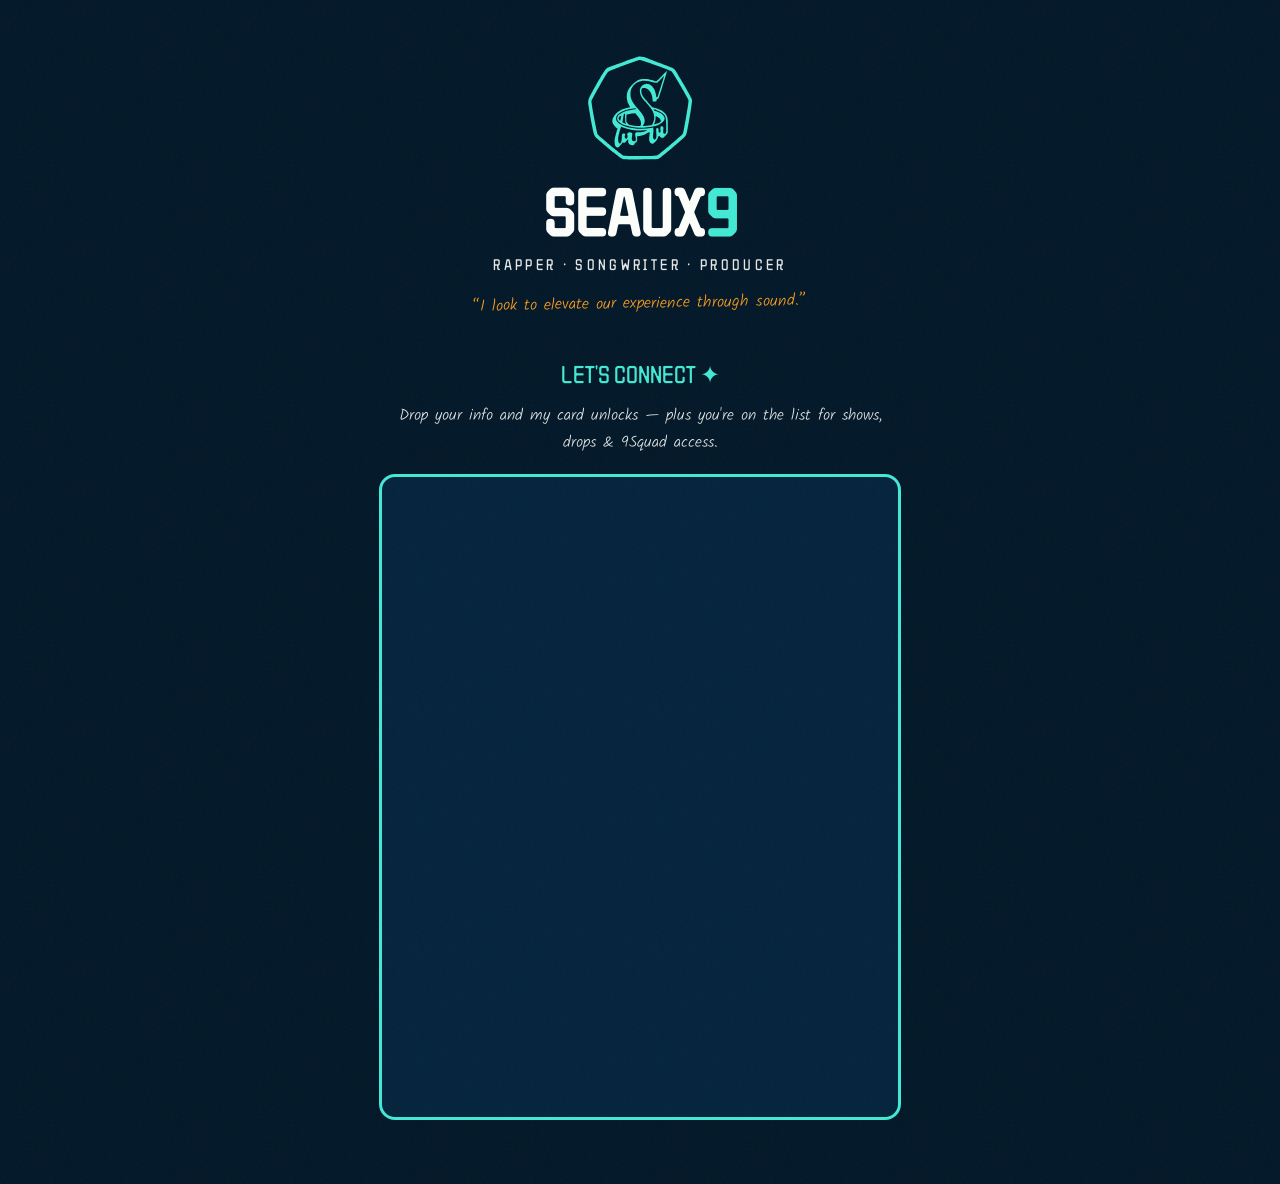
<file: card/index.html>
<!DOCTYPE html>
<html lang="en">
<head>
<meta charset="UTF-8">
<meta name="viewport" content="width=device-width, initial-scale=1.0">
<title>SEAUX9 — Let's Connect</title>
<meta name="description" content="Connect with SEAUX9 — music, shows, and the 9Squad.">
<meta name="robots" content="noindex">
<link rel="icon" type="image/png" href="../assets/img/seaux9-logo.png">
<link rel="stylesheet" href="../assets/css/style.css">
<style>
  .card-wrap { max-width: 560px; margin: 0 auto; padding: 3.5rem 1.2rem 4rem; text-align: center; }
  .card-logo { width: 104px; height: 104px; margin: 0 auto 1rem; }
  .card-name { font-family: var(--disp); font-size: clamp(2.6rem, 11vw, 4rem); line-height: 0.95; white-space: nowrap; }
  .card-name .n { color: var(--aqua); }
  .card-role { font-family: var(--disp); letter-spacing: 0.22em; font-size: 0.95rem; margin-top: 0.5rem; opacity: 0.9; }
  .card-mission { color: var(--sun); margin-top: 0.7rem; font-size: 1.02rem; transform: rotate(-1deg); }

  .gate { margin-top: 2.4rem; }
  .gate h2 { font-family: var(--disp); font-weight: 400; font-size: 1.5rem; color: var(--aqua); }
  .gate p { font-size: 1rem; opacity: 0.9; margin: 0.5rem 0 1.2rem; }
  .tally-box { border: 3px solid var(--aqua); border-radius: 16px; overflow: hidden; background: var(--ink-2); }
  .tally-box iframe { width: 100%; border: 0; display: block; min-height: 640px; }

  .unlocked { display: none; margin-top: 2rem; }
  .unlocked.on { display: block; animation: rise .7s cubic-bezier(.2,.8,.2,1) both; }
  .unlock-note { color: var(--aqua); font-size: 1.05rem; margin-bottom: 1.4rem; }
  .links { display: grid; gap: 0.7rem; }
  .lnk {
    display: flex; align-items: center; justify-content: space-between; gap: 0.8rem;
    text-decoration: none; color: var(--paper); background: var(--ink-2);
    border: 2px solid color-mix(in srgb, var(--paper) 28%, transparent);
    border-radius: 12px; padding: 0.9rem 1.1rem; transition: all .2s;
  }
  .lnk:hover { border-color: var(--aqua); transform: translateY(-3px); }
  .lnk b { font-family: var(--disp); font-size: 1.05rem; letter-spacing: 0.04em; }
  .lnk span { font-size: 0.9rem; opacity: 0.75; }
  .lnk.hot { border-color: var(--red); background: color-mix(in srgb, var(--red) 12%, var(--ink-2)); }
  .lnk.sun { border-color: var(--sun); background: color-mix(in srgb, var(--sun) 10%, var(--ink-2)); }
  .save-btn {
    display: block; font-family: var(--disp); font-size: 1.2rem; letter-spacing: 0.06em;
    background: var(--aqua); color: var(--ink); text-decoration: none; text-align: center;
    padding: 0.9rem 1.4rem; border-radius: 999px; margin: 1.6rem 0 0.5rem;
    box-shadow: 0 6px 0 #1f9c8c;
  }
  .save-btn:hover { transform: translateY(-3px); box-shadow: 0 9px 0 #1f9c8c; }
  .foot-note { font-size: 0.85rem; opacity: 0.6; margin-top: 1.4rem; }
</style>
</head>
<body>
<svg xmlns="http://www.w3.org/2000/svg" style="display:none" aria-hidden="true"><symbol id="s9-logo" viewBox="0 0 1600 1584"><path d="M0 0 C7.66 2.73 15.32 5.44 22.99 8.15 C55.7 19.7 88.34 31.41 120.86 43.51 C121.97 43.92 123.08 44.33 124.22 44.76 C238.6 87.32 238.6 87.32 279.92 106.19 C280.9 106.64 281.88 107.08 282.89 107.54 C329.96 129.58 359.72 202.42 385.64 245.21 C388.12 249.3 390.61 253.39 393.11 257.48 C401.58 271.37 409.9 285.33 418.1 299.38 C421.16 304.61 424.23 309.82 427.36 315.01 C434.29 326.51 441.04 338.13 447.82 349.73 C448.79 351.4 449.77 353.08 450.75 354.75 C462.85 375.43 474.83 396.17 486.7 416.98 C489.02 421.04 491.34 425.1 493.66 429.16 C501.89 443.51 510.04 457.89 518.09 472.34 C519.91 475.61 521.74 478.88 523.57 482.16 C531.54 496.43 539.36 510.77 547.07 525.18 C548.91 528.6 550.76 532.01 552.61 535.41 C558.99 547.17 565.2 558.98 571.04 571.01 C571.31 571.55 571.31 571.55 572.65 574.28 C578.05 585.54 582.06 596.26 582 608.84 C582 609.64 582 610.44 582 611.26 C581.92 618.93 581.33 626.51 580.48 634.13 C580.4 634.9 580.32 635.66 580.23 636.45 C574.28 691 565.49 745.29 556.68 799.44 C556.13 802.84 555.57 806.24 555.02 809.65 C542.21 888.83 528.34 967.86 512.66 1046.53 C512.18 1048.94 511.71 1051.34 511.23 1053.75 C507.84 1070.81 504.18 1087.79 500.21 1104.73 C500.03 1105.51 499.85 1106.29 499.66 1107.09 C492.22 1138.96 479.84 1159.54 454.75 1180.83 C452.52 1182.8 450.44 1184.89 448.36 1187.01 C445.09 1190.31 441.74 1193.41 438.22 1196.43 C435.04 1199.23 431.95 1202.12 428.86 1205.01 C424.58 1209 420.28 1212.94 415.84 1216.77 C413.32 1218.98 410.84 1221.24 408.36 1223.51 C404.57 1226.96 400.75 1230.38 396.87 1233.74 C394.57 1235.76 392.31 1237.82 390.04 1239.88 C386.6 1242.99 383.09 1245.97 379.48 1248.88 C374.93 1252.56 370.62 1256.43 366.34 1260.42 C362.25 1264.2 357.98 1267.7 353.64 1271.19 C350.62 1273.71 347.73 1276.33 344.86 1279.01 C340.22 1283.32 335.43 1287.36 330.5 1291.33 C327.88 1293.48 325.36 1295.72 322.86 1298.01 C318.56 1301.93 314.1 1305.6 309.57 1309.26 C306.93 1311.44 304.39 1313.7 301.86 1316.01 C297.66 1319.83 293.32 1323.42 288.91 1326.99 C285.34 1329.94 281.84 1332.96 278.36 1336.01 C273.2 1340.5 267.98 1344.89 262.66 1349.2 C259.35 1351.92 256.1 1354.71 252.86 1357.51 C247.87 1361.81 242.82 1366.01 237.7 1370.16 C234.36 1372.92 231.08 1375.74 227.79 1378.57 C223.08 1382.63 218.3 1386.59 213.41 1390.45 C210.35 1392.91 207.35 1395.46 204.36 1398.01 C199.87 1401.83 195.32 1405.56 190.7 1409.23 C186.97 1412.22 183.29 1415.27 179.61 1418.32 C173.85 1423.07 168.05 1427.74 162.16 1432.33 C157.55 1435.93 153.04 1439.64 148.54 1443.38 C142.17 1448.67 135.69 1453.76 129.09 1458.75 C124.49 1462.24 119.97 1465.81 115.48 1469.44 C103.81 1478.86 91.69 1487.7 79.29 1496.13 C78.59 1496.62 77.89 1497.1 77.17 1497.6 C61.54 1508.05 42.91 1508.9 24.67 1510.07 C23.75 1510.13 22.82 1510.19 21.87 1510.25 C-1.64 1511.8 -25.16 1512.73 -48.71 1513.38 C-51.73 1513.47 -54.75 1513.55 -57.77 1513.64 C-123.26 1515.57 -188.75 1515.7 -254.26 1515.69 C-257.5 1515.69 -260.74 1515.69 -263.98 1515.7 C-359.95 1515.72 -359.95 1515.72 -401.14 1514.51 C-402.57 1514.47 -403.99 1514.43 -405.42 1514.39 C-412.22 1514.19 -419.02 1513.96 -425.81 1513.69 C-428.87 1513.57 -431.93 1513.45 -434.99 1513.34 C-445.41 1512.95 -455.79 1512.37 -466.18 1511.52 C-467.17 1511.44 -468.15 1511.36 -469.17 1511.27 C-501.85 1508.44 -526.13 1485.98 -551.14 1466.51 C-552.58 1465.39 -554.01 1464.28 -555.45 1463.17 C-563.58 1456.85 -571.7 1450.52 -579.79 1444.14 C-582.04 1442.37 -584.3 1440.6 -586.56 1438.84 C-594.27 1432.81 -601.89 1426.68 -609.47 1420.49 C-612.35 1418.15 -615.24 1415.82 -618.14 1413.51 C-622.42 1410.1 -626.66 1406.65 -630.89 1403.19 C-636 1399.03 -641.14 1394.93 -646.33 1390.88 C-652.03 1386.44 -657.56 1381.82 -663.05 1377.13 C-667.69 1373.18 -672.42 1369.35 -677.14 1365.51 C-683.62 1360.25 -690.03 1354.93 -696.38 1349.52 C-699.59 1346.8 -702.84 1344.13 -706.14 1341.51 C-710.6 1337.98 -714.93 1334.32 -719.26 1330.64 C-722.67 1327.74 -726.11 1324.89 -729.58 1322.07 C-734.45 1318.11 -739.2 1314.04 -743.95 1309.95 C-747.48 1306.92 -751.03 1303.94 -754.64 1301.01 C-759.49 1297.08 -764.22 1293.03 -768.94 1288.95 C-772.55 1285.85 -776.2 1282.81 -779.89 1279.82 C-784.27 1276.27 -788.45 1272.55 -792.61 1268.76 C-795.23 1266.43 -797.92 1264.21 -800.64 1262.01 C-805.11 1258.39 -809.38 1254.62 -813.62 1250.75 C-816.2 1248.46 -818.84 1246.29 -821.52 1244.13 C-826.08 1240.45 -830.38 1236.58 -834.67 1232.59 C-837.84 1229.66 -841.09 1226.89 -844.46 1224.19 C-850.49 1219.34 -856.07 1214.04 -861.71 1208.73 C-864.79 1205.83 -867.94 1203.02 -871.14 1200.26 C-875.35 1196.58 -879.43 1192.77 -883.54 1188.98 C-885.13 1187.52 -886.72 1186.07 -888.31 1184.62 C-919.78 1155.94 -928.17 1127.7 -937.31 1086.93 C-937.55 1085.87 -937.78 1084.82 -938.03 1083.73 C-943.1 1061.07 -947.76 1038.35 -952.27 1015.58 C-952.91 1012.36 -953.55 1009.15 -954.19 1005.93 C-972.21 915.36 -988.86 824.49 -1012.27 674.19 C-1012.32 673.86 -1012.32 673.86 -1012.56 672.18 C-1020.78 614.16 -1011.21 581.46 -982.71 529.86 C-978.92 522.99 -975.3 516.05 -971.71 509.07 C-966.95 499.84 -961.96 490.76 -956.81 481.75 C-953.47 475.89 -950.25 469.99 -947.14 464.01 C-943.07 456.16 -938.76 448.45 -934.38 440.76 C-930.23 433.46 -926.16 426.12 -922.11 418.76 C-915.77 407.21 -909.32 395.72 -902.75 384.3 C-899.96 379.45 -897.19 374.59 -894.41 369.73 C-893.05 367.34 -891.69 364.95 -890.32 362.57 C-887.24 357.18 -884.17 351.8 -881.09 346.41 C-868.95 325.13 -856.78 303.87 -844.26 282.81 C-839.77 275.26 -835.32 267.7 -830.88 260.12 C-804.12 214.37 -804.12 214.37 -793.46 197.59 C-791.26 194.12 -789.1 190.62 -786.93 187.14 C-784.35 182.99 -781.75 178.85 -779.16 174.71 C-777.81 172.56 -776.46 170.41 -775.12 168.26 C-766.73 154.85 -758.21 141.73 -748.14 129.51 C-747.5 128.69 -746.86 127.88 -746.19 127.05 C-716.3 93.05 -643.02 77.68 -601.96 62.1 C-596.74 60.12 -591.53 58.12 -586.33 56.1 C-538.81 37.69 -491.03 19.93 -443.14 2.51 C-442.16 2.15 -441.18 1.79 -440.16 1.42 C-305.3 -47.62 -305.3 -47.62 -252.52 -62.62 C-251.83 -62.82 -251.13 -63.01 -250.42 -63.22 C-178.53 -83.48 -67.92 -24.2 0 0 Z M-235.59 -12.3 C-236.84 -11.93 -238.08 -11.56 -239.36 -11.18 C-242.65 -10.19 -245.92 -9.16 -249.19 -8.12 C-251.1 -7.51 -253.02 -6.91 -254.95 -6.3 C-263.3 -3.69 -271.62 -0.98 -279.93 1.77 C-282 2.46 -284.07 3.14 -286.15 3.83 C-309 11.36 -331.73 19.22 -354.38 27.37 C-361.48 29.92 -368.59 32.43 -375.71 34.93 C-425.83 52.51 -475.58 71.07 -525.28 89.8 C-527.09 90.49 -528.91 91.17 -530.72 91.85 C-560.64 103.13 -590.46 114.62 -620.14 126.51 C-620.97 126.84 -621.8 127.17 -622.65 127.51 C-642.52 135.46 -662.37 143.46 -681.95 152.11 C-685.16 153.51 -688.39 154.86 -691.63 156.2 C-703.14 161.13 -710.88 165.39 -716.98 176.47 C-718.74 179.54 -720.72 182.46 -722.68 185.4 C-741.93 214.38 -759.63 244.44 -777.31 274.39 C-779.01 277.29 -780.73 280.18 -782.44 283.07 C-795.86 305.74 -809.16 328.47 -822.3 351.3 C-824.17 354.55 -826.04 357.79 -827.92 361.03 C-834.73 372.79 -841.46 384.59 -848.09 396.46 C-851.73 403 -855.42 409.51 -859.14 416.01 C-865.29 426.73 -871.33 437.52 -877.36 448.31 C-879.13 451.48 -880.91 454.64 -882.69 457.81 C-889.07 469.15 -895.36 480.53 -901.54 491.99 C-904.65 497.77 -907.81 503.53 -911.02 509.26 C-921.71 528.4 -931.88 547.82 -941.93 567.3 C-944.3 571.9 -946.72 576.47 -949.17 581.02 C-950.78 584.04 -952.34 587.09 -953.91 590.14 C-954.77 591.79 -955.66 593.42 -956.57 595.04 C-956.81 595.48 -956.81 595.48 -958.05 597.68 C-958.49 598.45 -958.93 599.23 -959.39 600.02 C-963.75 609.04 -965.83 615.91 -964.65 625.93 C-964.59 626.47 -964.59 626.47 -964.32 629.19 C-963.97 632.63 -963.56 636.07 -963.14 639.51 C-963.01 640.62 -962.88 641.73 -962.74 642.87 C-961.71 651.29 -960.54 659.68 -959.33 668.07 C-959.14 669.44 -958.94 670.81 -958.75 672.18 C-945.99 761.77 -929.81 850.91 -877.21 1109.57 C-876.95 1110.6 -876.69 1111.64 -876.42 1112.71 C-874.16 1121.33 -871.42 1127.81 -864.89 1134.07 C-864 1134.94 -863.11 1135.8 -862.19 1136.7 C-859.94 1138.8 -857.64 1140.83 -855.32 1142.85 C-850.24 1147.26 -845.38 1151.91 -840.5 1156.55 C-836.39 1160.44 -832.22 1164.24 -827.94 1167.95 C-825.65 1169.94 -823.39 1171.97 -821.14 1174.01 C-815.78 1178.84 -810.37 1183.6 -804.89 1188.29 C-803.68 1189.32 -802.47 1190.35 -801.27 1191.38 C-800.96 1191.64 -800.96 1191.64 -799.43 1192.96 C-795.89 1195.99 -792.4 1199.06 -788.96 1202.19 C-784.72 1206.05 -780.31 1209.66 -775.86 1213.26 C-773.22 1215.44 -770.68 1217.7 -768.14 1220.01 C-764.82 1223.03 -761.45 1225.93 -757.96 1228.76 C-753.48 1232.38 -749.11 1236.1 -744.77 1239.88 C-738.47 1245.36 -732.13 1250.78 -725.75 1256.16 C-724.1 1257.54 -722.47 1258.93 -720.83 1260.32 C-714.92 1265.34 -708.97 1270.3 -702.96 1275.19 C-699.26 1278.23 -695.62 1281.33 -691.98 1284.42 C-687.68 1288.07 -683.32 1291.64 -678.94 1295.2 C-675.88 1297.73 -672.85 1300.3 -669.83 1302.88 C-665.37 1306.68 -660.84 1310.35 -656.21 1313.94 C-650.79 1318.15 -645.57 1322.53 -640.4 1327.02 C-635.82 1330.98 -631.1 1334.73 -626.32 1338.43 C-622.35 1341.53 -618.47 1344.73 -614.64 1348.01 C-609.75 1352.2 -604.74 1356.22 -599.66 1360.17 C-594.92 1363.87 -590.27 1367.67 -585.64 1371.51 C-579.95 1376.22 -574.21 1380.86 -568.38 1385.4 C-563.95 1388.85 -559.61 1392.39 -555.27 1395.94 C-549.32 1400.81 -543.25 1405.48 -537.07 1410.06 C-532.57 1413.4 -528.18 1416.85 -523.83 1420.38 C-515.94 1426.76 -507.79 1432.76 -499.58 1438.73 C-497.12 1440.52 -494.67 1442.33 -492.21 1444.14 C-490.63 1445.31 -489.04 1446.47 -487.46 1447.63 C-486.74 1448.16 -486.02 1448.7 -485.28 1449.24 C-484.59 1449.75 -483.9 1450.25 -483.19 1450.76 C-482.6 1451.2 -482.01 1451.63 -481.4 1452.08 C-481.03 1452.32 -481.03 1452.32 -479.14 1453.51 C-478.88 1453.67 -478.88 1453.67 -477.55 1454.53 C-471.5 1457.99 -465.64 1458.34 -458.78 1458.69 C-457.6 1458.76 -456.41 1458.84 -455.19 1458.91 C-451.51 1459.13 -447.83 1459.33 -444.14 1459.51 C-443.6 1459.53 -443.6 1459.53 -440.84 1459.67 C-433.19 1460.04 -425.54 1460.32 -417.89 1460.57 C-416.66 1460.61 -415.43 1460.65 -414.16 1460.69 C-317.48 1463.85 -220.56 1463.41 -114.14 1461.51 C-113.31 1461.49 -112.47 1461.48 -111.61 1461.46 C-74.12 1460.76 -36.65 1459.87 0.79 1458.01 C1.4 1457.98 1.4 1457.98 4.5 1457.83 C15.39 1457.28 26.29 1456.68 37.14 1455.58 C37.86 1455.52 38.57 1455.45 39.31 1455.38 C46.22 1454.61 50.5 1451.71 55.86 1447.51 C57.32 1446.44 58.78 1445.38 60.25 1444.32 C69.41 1437.71 78.36 1430.86 87.2 1423.82 C88.88 1422.49 90.57 1421.16 92.27 1419.84 C99.98 1413.81 107.6 1407.68 115.18 1401.49 C118.06 1399.15 120.95 1396.82 123.86 1394.51 C134.6 1385.94 145.23 1377.23 155.86 1368.51 C156.49 1367.99 157.12 1367.47 157.77 1366.94 C165.66 1360.46 173.54 1353.96 181.32 1347.34 C185.52 1343.78 189.77 1340.29 194.04 1336.82 C197.74 1333.78 201.38 1330.69 205.02 1327.59 C208.42 1324.71 211.84 1321.87 215.29 1319.07 C220.16 1315.11 224.92 1311.04 229.67 1306.95 C233.17 1303.93 236.7 1300.98 240.29 1298.07 C245.35 1293.97 250.26 1289.72 255.17 1285.45 C259.22 1281.91 263.31 1278.41 267.42 1274.94 C273.67 1269.67 279.89 1264.35 286.09 1259.02 C287.84 1257.52 289.58 1256.03 291.32 1254.54 C297.98 1248.84 304.62 1243.12 311.24 1237.37 C314.92 1234.17 318.62 1231 322.33 1227.83 C327.14 1223.73 331.89 1219.6 336.54 1215.32 C339.97 1212.17 343.47 1209.17 347.11 1206.26 C353.16 1201.38 358.76 1196.06 364.41 1190.74 C367.54 1187.79 370.72 1184.94 373.98 1182.14 C377.12 1179.41 380.2 1176.61 383.29 1173.82 C385.77 1171.59 388.25 1169.36 390.73 1167.13 C395.43 1162.9 400.1 1158.64 404.75 1154.36 C406.76 1152.51 408.78 1150.67 410.81 1148.84 C413.52 1146.39 416.19 1143.89 418.85 1141.38 C420.32 1140.01 421.81 1138.64 423.3 1137.28 C426.01 1134.8 428.69 1132.28 431.36 1129.76 C432.22 1128.98 433.08 1128.21 433.97 1127.42 C441.26 1120.39 443.6 1113.04 445.86 1103.51 C446.05 1102.71 446.24 1101.92 446.44 1101.1 C448.02 1094.63 449.45 1088.14 450.86 1081.63 C451.09 1080.57 451.32 1079.51 451.56 1078.41 C470.79 990.03 486.12 900.72 521.89 673.69 C522.16 671.7 522.43 669.7 522.7 667.71 C524.52 654.23 526.12 640.74 527.44 627.21 C527.58 625.79 527.72 624.38 527.86 622.97 C528.06 621 528.24 619.03 528.43 617.07 C528.53 615.94 528.64 614.82 528.75 613.66 C528.93 608.23 527.84 603.98 525.48 599.12 C525 598.11 524.51 597.1 524.01 596.06 C523.49 594.99 522.96 593.92 522.42 592.82 C521.87 591.7 521.33 590.59 520.77 589.43 C516.43 580.56 511.93 571.79 507.25 563.1 C505.69 560.19 504.13 557.28 502.58 554.36 C496.4 542.8 490.1 531.31 483.61 519.91 C479.95 513.48 476.38 507.01 472.86 500.51 C466.66 489.09 460.28 477.79 453.86 466.51 C453.54 465.96 453.54 465.96 451.96 463.18 C442.94 447.34 433.85 431.53 424.72 415.74 C422.83 412.45 420.93 409.16 419.04 405.87 C412.72 394.89 406.37 383.94 399.91 373.04 C396.85 367.89 393.81 362.74 390.79 357.57 C390.44 356.97 390.09 356.37 389.73 355.75 C389.55 355.45 389.55 355.45 388.66 353.91 C382.06 342.63 375.41 331.38 368.67 320.18 C365.14 314.32 361.63 308.46 358.15 302.57 C357.75 301.89 357.35 301.21 356.93 300.51 C356.53 299.82 356.12 299.14 355.7 298.43 C348.11 285.6 340.42 272.83 332.52 260.18 C330 256.14 327.52 252.08 325.03 248.02 C322.29 243.57 319.55 239.12 316.8 234.67 C315.03 231.78 313.26 228.89 311.49 225.99 C303.06 212.28 294.2 198.85 285.29 185.44 C284.67 184.51 284.06 183.58 283.42 182.61 C281.63 179.92 279.84 177.22 278.04 174.53 C277.51 173.73 276.97 172.92 276.42 172.09 C274.93 169.87 273.41 167.68 271.86 165.51 C271.63 165.19 271.63 165.19 270.52 163.58 C266.38 158.14 261.26 155.86 255.08 153.22 C254.02 152.75 252.97 152.28 251.88 151.8 C240.12 146.65 228.22 141.86 216.29 137.13 C215.71 136.9 215.71 136.9 212.74 135.72 C132.28 103.71 50.77 74.31 -30.96 45.72 C-36.61 43.75 -42.25 41.77 -47.88 39.77 C-94.44 23.28 -141.29 7.14 -188.64 -6.93 C-189.57 -7.21 -190.5 -7.49 -191.46 -7.77 C-194.05 -8.54 -196.64 -9.3 -199.24 -10.05 C-199.95 -10.26 -200.65 -10.47 -201.38 -10.68 C-203.63 -11.32 -205.88 -11.91 -208.14 -12.49 C-209.2 -12.8 -210.25 -13.11 -211.34 -13.42 C-220.43 -15.8 -226.72 -15.15 -235.59 -12.3 Z " fill="currentColor" transform="translate(1018.1442108154297,68.49330139160156)"/><path d="M0 0 C0.4 7.75 -1.05 14.4 -3.02 21.87 C-3.34 23.09 -3.65 24.32 -3.98 25.59 C-7.33 38.5 -10.97 51.32 -14.69 64.12 C-15.23 66.02 -15.78 67.91 -16.33 69.8 C-24.89 99.35 -33.84 128.79 -42.84 158.22 C-43.94 161.79 -45.03 165.37 -46.12 168.94 C-57.25 205.34 -68.58 241.68 -80 278 C-80.21 278.66 -80.42 279.32 -80.63 280 C-90.46 311.28 -100.43 342.51 -110.63 373.66 C-111.3 375.71 -111.97 377.77 -112.64 379.82 C-115.39 388.23 -118.16 396.62 -121 405 C-121.17 405.5 -121.17 405.5 -122.03 408.05 C-122.96 410.75 -123.9 413.45 -124.86 416.14 C-125.12 416.91 -125.38 417.68 -125.65 418.47 C-127.08 422.4 -128.2 425.04 -132 427 C-135.79 427.6 -139.55 427.88 -143.37 428.18 C-147.82 429.19 -149.08 430.54 -152 434 C-153.38 437.2 -153.38 437.2 -154.42 440.76 C-154.61 441.39 -154.8 442.03 -155 442.68 C-155.6 444.68 -156.17 446.68 -156.75 448.69 C-157.34 450.7 -157.94 452.72 -158.54 454.73 C-159.08 456.55 -159.61 458.37 -160.14 460.19 C-161 463 -161 463 -162 465 C-164.06 465.41 -164.06 465.41 -166.8 465.63 C-167.83 465.72 -168.86 465.8 -169.91 465.89 C-171.04 465.97 -172.16 466.04 -173.31 466.12 C-174.46 466.21 -175.6 466.29 -176.78 466.38 C-189.85 467.26 -202.91 467.19 -216 467 C-216.03 466.43 -216.07 465.85 -216.1 465.26 C-218.31 430.19 -223.26 394.53 -234 361 C-234.22 360.3 -234.44 359.6 -234.67 358.88 C-241.53 337.88 -252.86 318.37 -267.92 302.23 C-269.83 300.18 -271.64 298.08 -273.44 295.94 C-289.85 277.28 -314.19 263.23 -339 260 C-353.01 259.19 -369.35 258.81 -380.68 268.43 C-390.47 278.63 -391.38 294.65 -391.31 308 C-391.31 309.19 -391.3 310.38 -391.3 311.61 C-390.79 348.27 -375.73 380.6 -352.45 408.27 C-350.55 410.54 -348.71 412.86 -346.88 415.19 C-339.19 424.82 -331.07 434.11 -323.04 443.45 C-321 445.83 -318.96 448.22 -316.93 450.61 C-311.46 457.03 -305.92 463.35 -300.22 469.57 C-296.16 474.01 -292.22 478.56 -288.32 483.15 C-282.78 489.67 -277.14 496.07 -271.29 502.32 C-268.26 505.57 -265.4 508.9 -262.62 512.38 C-257.79 518.4 -252.51 523.95 -247.22 529.57 C-242.68 534.39 -238.34 539.35 -234.16 544.48 C-233.64 545.11 -233.12 545.74 -232.59 546.39 C-231.56 547.64 -230.53 548.9 -229.52 550.17 C-223.23 557.74 -215.12 558.83 -205.86 561.01 C-135.1 577.81 -51.29 606.3 -9.83 670.36 C24.6 726.42 16.14 818.86 16.25 882.05 C16.25 884.34 16.26 886.63 16.27 888.91 C16.48 955.21 16.48 955.21 -3.28 976.34 C-6.81 979.79 -10.6 982.82 -14.46 985.89 C-20.6 990.99 -24.63 996.84 -28.62 1003.69 C-35.67 1015.48 -49.47 1024.71 -62.54 1028.79 C-71.65 1030.2 -82.16 1027.71 -90 1023 C-92.89 1020.87 -95.46 1018.54 -98 1016 C-98.59 1015.43 -99.17 1014.85 -99.77 1014.26 C-105.42 1008.3 -109.12 1001.17 -113 994 C-116.75 995.25 -117.56 996.94 -120 1000 C-121.79 1001.39 -123.6 1002.74 -125.44 1004.06 C-131.56 1009.04 -133.67 1013.59 -136 1021 C-137.12 1024.46 -138.24 1027.92 -139.38 1031.38 C-139.67 1032.28 -139.97 1033.19 -140.27 1034.13 C-144.11 1045.65 -149.04 1055.71 -157 1065 C-157.8 1066.03 -158.61 1067.06 -159.44 1068.12 C-161.45 1070.38 -163.34 1072.19 -165.62 1074.12 C-173.41 1080.78 -180.08 1088.64 -186.26 1096.78 C-194.87 1107.78 -203.94 1117.22 -218.35 1119.35 C-229.94 1119.82 -238.53 1114.41 -247.12 1107.22 C-261.94 1093.54 -270.18 1070.53 -271.16 1050.74 C-271.21 1047.01 -271.25 1043.29 -271.25 1039.56 C-271.25 1039.22 -271.25 1039.22 -271.25 1037.48 C-271.24 1025.56 -270.24 1013.99 -268.48 1002.2 C-267.56 996.06 -266.75 989.91 -265.94 983.75 C-265.85 983.1 -265.85 983.1 -265.42 979.84 C-263.72 966.59 -262.77 953.33 -262 940 C-264.05 940.12 -266.09 940.24 -268.14 940.38 C-269.28 940.44 -270.41 940.51 -271.59 940.59 C-285.54 942.28 -299.22 952.51 -310.8 960.02 C-357.15 990.07 -406.05 999.5 -460 1006 C-459.88 1006.81 -459.77 1007.63 -459.65 1008.46 C-457.18 1025.98 -455.16 1043.28 -455 1061 C-454.96 1062.18 -454.93 1063.36 -454.89 1064.58 C-455.07 1075.54 -461.55 1087.59 -469.08 1095.39 C-473.52 1099.11 -478.53 1102.11 -483.98 1104.07 C-488.46 1106.93 -490 1110.88 -492.31 1115.56 C-497.65 1125.78 -503.08 1135.07 -514 1140 C-529.08 1144.71 -549.73 1141.8 -563.62 1134.94 C-577.8 1126.79 -588.15 1114.69 -593 1099 C-594.31 1091.69 -594.15 1084.35 -594.12 1076.94 C-594.12 1075.65 -594.12 1074.36 -594.12 1073.04 C-594.08 1064.32 -593.84 1055.68 -593 1047 C-593.35 1047.38 -593.35 1047.38 -595.13 1049.27 C-600.52 1054.89 -605.78 1059.7 -612.31 1063.94 C-618.39 1067.97 -621.23 1072.07 -624.37 1078.75 C-628.91 1087.78 -637.22 1097.57 -646.56 1101.94 C-655.81 1104.85 -665.88 1103.78 -674.63 1099.97 C-677.08 1098.97 -679.4 1098.44 -682 1098 C-682.25 1098.67 -682.51 1099.33 -682.77 1100.02 C-688.94 1114.99 -696.25 1128.12 -710.44 1136.69 C-716.62 1140.72 -720.09 1146.59 -724.09 1152.66 C-731.27 1163.49 -737.67 1172.01 -751 1175 C-760.75 1176.11 -769.64 1174.7 -777.69 1168.94 C-797.47 1152.22 -800.72 1121.32 -802.81 1097.02 C-804.03 1077.93 -803.38 1058.83 -800 1040 C-799.82 1038.99 -799.65 1037.98 -799.46 1036.94 C-790.13 985.24 -773.43 934.8 -757 885 C-759.54 882.36 -762.1 880.08 -765.09 877.97 C-765.48 877.69 -765.48 877.69 -767.45 876.28 C-767.86 875.99 -767.86 875.99 -769.94 874.5 C-778.2 868.48 -785.72 862.16 -793 855 C-793.74 854.29 -794.48 853.57 -795.24 852.84 C-817.83 830.98 -837.1 805.83 -838.34 772.97 C-838.87 734.54 -822.28 703.14 -798 674 C-797.77 673.72 -797.77 673.72 -796.63 672.32 C-780.73 652.87 -762.9 636.88 -741.88 623.23 C-740.02 622.01 -738.18 620.76 -736.35 619.5 C-712.18 602.92 -685.52 590.87 -658 581 C-657.39 580.78 -657.39 580.78 -654.31 579.67 C-637.46 573.66 -620.43 568.59 -603.12 564.06 C-602.26 563.84 -601.39 563.61 -600.5 563.37 C-588.4 560.22 -576.25 557.48 -564 555 C-568.38 545.97 -572.98 537.14 -578 528.44 C-579.04 526.63 -580.08 524.82 -581.12 523.01 C-582.46 520.67 -583.8 518.34 -585.16 516.01 C-597.95 493.82 -605.61 469.27 -610.75 444.31 C-610.85 443.83 -610.85 443.83 -611.35 441.4 C-614.52 425.19 -615.41 409.06 -615.38 392.56 C-615.37 391.6 -615.37 390.64 -615.37 389.65 C-615.33 373.79 -614.39 358.54 -611 343 C-610.79 342.01 -610.57 341.02 -610.35 340 C-605.88 319.99 -598.74 301.02 -589 283 C-588.68 282.4 -588.36 281.8 -588.03 281.19 C-580.98 268.04 -572.39 256.34 -562.64 245.08 C-560.24 242.29 -557.92 239.44 -555.62 236.56 C-551.55 231.55 -547.21 226.82 -542.78 222.12 C-539.98 219.15 -537.24 216.15 -534.56 213.07 C-511.47 186.53 -487.26 163.47 -456 147 C-455.36 146.66 -454.73 146.33 -454.07 145.98 C-412.31 124.14 -364.24 119.93 -317.94 122.69 C-317.41 122.71 -317.41 122.71 -314.74 122.85 C-290.83 124.46 -267.44 130.32 -244.31 136.28 C-240.8 137.19 -237.28 138.07 -233.77 138.96 C-228.94 140.19 -224.12 141.41 -219.29 142.64 C-210.27 144.94 -201.24 147.19 -192.19 149.39 C-190.27 149.85 -188.36 150.32 -186.45 150.79 C-179.67 152.43 -172.89 153.88 -166 155 C-165.18 155.15 -164.35 155.29 -163.5 155.44 C-159.49 155.84 -156.98 155.64 -153.55 153.41 C-146.66 147.6 -140.2 141.48 -133.87 135.08 C-132.24 133.43 -130.6 131.79 -128.96 130.15 C-124.02 125.19 -119.18 120.17 -114.63 114.84 C-110.96 110.69 -106.92 106.88 -102.96 103 C-99.03 99.11 -95.32 95.12 -91.71 90.94 C-88.95 87.81 -85.98 84.92 -83 82 C-75.68 74.77 -75.68 74.77 -72.56 71.06 C-68.54 66.3 -64.04 61.99 -59.59 57.63 C-56.5 54.58 -53.52 51.49 -50.69 48.19 C-45.39 42.05 -39.51 36.47 -33.74 30.78 C-29.14 26.22 -24.68 21.62 -20.47 16.7 C-6.04 0 -6.04 0 0 0 Z M-44 77 C-47.01 79.98 -50.01 82.97 -53.01 85.96 C-54.03 86.97 -55.05 87.99 -56.07 89 C-61.3 94.18 -66.43 99.4 -71.22 105 C-75.76 110.1 -80.76 114.79 -85.62 119.58 C-89.28 123.2 -92.9 126.81 -96.25 130.73 C-101.25 136.56 -106.73 141.95 -112.15 147.39 C-114.04 149.29 -115.92 151.2 -117.8 153.12 C-123.79 159.16 -129.87 164.95 -136.56 170.22 C-137.12 170.66 -137.68 171.1 -138.25 171.56 C-147.89 178.94 -157.02 181.35 -169 180 C-189.48 176.96 -209.47 171.46 -229.46 166.2 C-306.84 145.84 -383.77 133.97 -456.87 175.73 C-469.17 182.98 -480.29 191.29 -490.79 200.98 C-492.71 202.74 -494.68 204.41 -496.69 206.06 C-500.55 209.36 -503.74 213.12 -507 217 C-507.76 217.88 -508.53 218.75 -509.31 219.65 C-537.08 251.97 -557.96 296.16 -558.2 339.19 C-558.21 340.04 -558.22 340.89 -558.22 341.77 C-558.24 344.51 -558.25 347.26 -558.25 350 C-558.25 350.94 -558.25 351.88 -558.25 352.84 C-558.24 367.77 -557.58 382.27 -555 397 C-554.86 397.83 -554.72 398.67 -554.58 399.53 C-545.62 451.83 -513.56 499.71 -479.44 539.17 C-477.1 541.89 -474.82 544.65 -472.56 547.44 C-468.15 552.86 -463.6 558.16 -459.04 563.46 C-456.17 566.79 -453.33 570.14 -450.5 573.5 C-446.7 577.99 -442.89 582.47 -439.06 586.94 C-438.57 587.52 -438.07 588.1 -437.56 588.69 C-435 591.67 -432.45 594.64 -429.89 597.61 C-424.67 603.68 -419.49 609.77 -414.45 615.99 C-412.6 618.26 -410.74 620.51 -408.86 622.76 C-392.24 642.65 -376 663.52 -363 686 C-362.67 686.57 -362.34 687.14 -362 687.72 C-351.8 705.52 -346.19 723.97 -342 744 C-341.85 744.7 -341.7 745.4 -341.55 746.12 C-335.01 778.38 -344.81 806.19 -362.28 832.95 C-364.03 835.58 -365.81 838.18 -367.64 840.75 C-369 843 -369 843 -369 846 C-328.74 847.38 -287.05 841.27 -247.5 834.31 C-246.42 834.12 -245.33 833.93 -244.22 833.74 C-241.46 833.22 -238.73 832.64 -236 832 C-235.25 831.85 -234.5 831.7 -233.73 831.54 C-229.29 830.34 -227.34 828.55 -224.89 824.66 C-223.89 822.79 -222.93 820.9 -222 819 C-221.49 817.97 -220.99 816.93 -220.46 815.87 C-218.82 812.41 -217.24 808.93 -215.69 805.44 C-215.41 804.81 -215.13 804.18 -214.84 803.53 C-206.42 784.59 -199.26 765.32 -195 745 C-194.76 743.89 -194.51 742.78 -194.26 741.64 C-184.32 686.95 -206.07 626.39 -236.78 581.93 C-243.65 572.17 -251.13 562.98 -258.86 553.89 C-261.83 550.4 -264.74 546.87 -267.62 543.31 C-271.2 538.91 -274.95 534.7 -278.77 530.52 C-281.01 527.99 -283.14 525.39 -285.25 522.75 C-289.35 517.68 -293.73 512.94 -298.2 508.19 C-302.22 503.9 -305.95 499.44 -309.62 494.84 C-312.46 491.44 -315.46 488.22 -318.5 485 C-323.15 480.06 -327.52 475.01 -331.76 469.71 C-334.24 466.71 -336.85 463.85 -339.5 461 C-343.74 456.44 -347.74 451.73 -351.64 446.88 C-353.3 444.85 -354.97 442.87 -356.7 440.9 C-392.5 400.12 -416.28 353.22 -414 298 C-411.91 269 -398.19 241.7 -377 222 C-360.84 208.07 -342.79 197.84 -321 197 C-319.86 196.95 -318.71 196.9 -317.54 196.84 C-285.17 196.08 -254.78 208.78 -231.33 230.83 C-229.88 232.22 -228.44 233.61 -227 235 C-226.09 235.85 -225.17 236.7 -224.23 237.58 C-212.28 248.99 -202.94 262.57 -195 277 C-194.67 277.6 -194.34 278.19 -194 278.81 C-174.59 314.54 -166.29 354.19 -161.2 394.18 C-161.13 394.75 -161.13 394.75 -160.76 397.65 C-160.64 398.66 -160.51 399.67 -160.39 400.72 C-160 403 -160 403 -159 404 C-154.25 404.42 -149.03 404.77 -145 402 C-140.78 394.74 -138.54 386.78 -136.06 378.81 C-135.59 377.29 -135.11 375.77 -134.63 374.25 C-133.61 371.01 -132.6 367.76 -131.59 364.52 C-129.98 359.38 -128.37 354.24 -126.76 349.1 C-125.1 343.83 -123.45 338.57 -121.8 333.31 C-117.19 318.58 -112.53 303.87 -107.85 289.16 C-105.81 282.74 -103.77 276.32 -101.73 269.89 C-101.53 269.27 -101.53 269.27 -100.53 266.12 C-93.32 243.42 -86.15 220.71 -79 198 C-78.9 197.68 -78.9 197.68 -78.39 196.07 C-72.09 176.05 -65.82 156.02 -59.61 135.97 C-59.2 134.65 -58.79 133.34 -58.39 132.02 C-55.83 123.77 -53.28 115.52 -50.76 107.27 C-50.05 104.94 -49.34 102.61 -48.62 100.29 C-47.63 97.11 -46.67 93.92 -45.7 90.73 C-45.41 89.8 -45.12 88.86 -44.82 87.9 C-44.56 87.04 -44.3 86.19 -44.04 85.3 C-43.92 84.93 -43.92 84.93 -43.35 83.06 C-42.95 80.74 -43.27 79.23 -44 77 Z M-593 589 C-593.6 589.14 -593.6 589.14 -596.63 589.88 C-626.49 597.18 -656.22 606.76 -684 620 C-684.74 620.35 -685.48 620.7 -686.23 621.06 C-690.88 623.27 -695.46 625.59 -700 628 C-700.65 628.34 -701.3 628.69 -701.97 629.04 C-717.53 637.34 -731.97 647.09 -745 659 C-745.52 659.47 -746.03 659.94 -746.56 660.42 C-764.58 677.09 -778.32 699.29 -780.44 724.2 C-781.16 747.93 -770.26 769.63 -754.39 786.74 C-746.22 795.36 -737.78 803.22 -728 810 C-727.38 810.43 -726.77 810.85 -726.14 811.29 C-657.37 858.44 -565.45 879.35 -451 886 C-450.28 886.03 -449.55 886.06 -448.81 886.09 C-372.51 889.27 -296.04 886.26 -221.06 870.98 C-216.72 870.11 -212.4 869.48 -208 869 C-208.02 869.37 -208.02 869.37 -208.14 871.25 C-208.41 879.25 -207.5 886.47 -206 894.31 C-201.19 920.26 -206.46 946.1 -210.29 971.91 C-214.06 997.49 -215.51 1023.88 -200 1046.12 C-196.96 1050 -194.22 1053.43 -190 1056 C-184.09 1056.12 -180.19 1053.03 -176.05 1049.19 C-161.48 1034.09 -158.63 1012.24 -158.93 992.17 C-159.11 986.22 -159.69 980.3 -160.23 974.38 C-160.59 970.28 -160.93 966.18 -161.27 962.08 C-161.33 961.28 -161.4 960.47 -161.47 959.65 C-162.18 950.96 -162.73 942.29 -162.92 933.57 C-162.98 930.77 -163.06 927.97 -163.15 925.18 C-163.28 920.58 -163.38 915.97 -163.45 911.37 C-163.48 909.51 -163.53 907.66 -163.59 905.81 C-164.09 889.09 -164.09 889.09 -159.65 883.93 C-157.79 882.31 -157.79 882.31 -156 881 C-155.53 880.59 -155.53 880.59 -153.12 878.5 C-148.94 876.49 -145.56 876.21 -141 877 C-134.29 880.16 -130 886.12 -127.33 892.89 C-125.34 899.17 -125.72 905.48 -125.88 912 C-126.29 934.83 -126.29 934.83 -121 941 C-118.11 943.1 -115.53 944.48 -112 945 C-110.91 945.19 -109.81 945.37 -108.69 945.56 C-103.89 944.83 -102.37 943.07 -99.45 939.34 C-93.33 929.45 -96.02 915.65 -97 904.69 C-97.69 896.13 -98.26 887.59 -98.38 879 C-98.4 878.14 -98.43 877.27 -98.45 876.38 C-98.48 867.75 -95.67 859.81 -89.69 853.47 C-84.79 849.21 -79.74 847.27 -73.23 847.62 C-66.9 848.7 -62.21 851.94 -58.32 856.98 C-48.09 872.67 -52.05 894.33 -54.55 911.86 C-55.29 917.65 -55.26 923.48 -55.31 929.31 C-55.34 930.47 -55.37 931.63 -55.4 932.83 C-55.47 942.74 -53.79 952.22 -46.69 959.62 C-42.44 963.08 -38.01 964.3 -32.56 964.06 C-26.24 963.03 -21.31 959.73 -17.21 954.88 C-15.64 952.65 -14.29 950.4 -13 948 C-12.67 947.4 -12.34 946.79 -12 946.17 C-6.08 933.14 -8.85 914.1 -8.87 900.17 C-8.87 897.76 -8.87 895.36 -8.86 892.95 C-8.86 887.93 -8.86 882.9 -8.87 877.87 C-8.88 871.51 -8.87 865.14 -8.87 858.78 C-8.86 853.81 -8.86 848.84 -8.87 843.87 C-8.87 841.53 -8.87 839.19 -8.86 836.85 C-8.85 813.82 -9.41 790.86 -11.75 767.94 C-11.79 767.51 -11.79 767.51 -12.01 765.34 C-13.23 753.14 -14.69 741 -16.5 728.88 C-16.69 727.59 -16.88 726.3 -17.07 724.97 C-18.88 713.41 -21.08 701.39 -26.56 690.94 C-26.73 690.61 -26.73 690.61 -27.58 688.95 C-45.31 655.87 -81.29 635.62 -114 620 C-114.37 619.82 -114.37 619.82 -116.22 618.94 C-180.15 588.57 -180.15 588.57 -203 590 C-202.43 593.71 -201.47 596.35 -199.44 599.5 C-198.98 600.23 -198.53 600.96 -198.06 601.72 C-193.07 607.25 -186.14 610.01 -179.31 612.62 C-178.46 612.96 -177.61 613.29 -176.74 613.64 C-171.59 615.65 -166.41 617.6 -161.23 619.54 C-113.35 637.47 -59.06 658.82 -36.38 708.43 C-30.79 722.94 -32.06 736.88 -38 751 C-42.45 760.53 -48.96 768.3 -56 776 C-56.84 776.93 -57.69 777.85 -58.55 778.81 C-116.34 839.32 -216.41 857.25 -351.33 870.06 C-356.9 870.17 -362.48 870.19 -368.06 870.2 C-369.84 870.21 -371.63 870.22 -373.42 870.22 C-379.09 870.24 -384.76 870.25 -390.44 870.25 C-390.92 870.25 -390.92 870.25 -393.36 870.25 C-420.87 870.26 -448.26 870.22 -475.64 867.25 C-478.13 866.99 -480.63 866.73 -483.12 866.48 C-531.77 861.51 -580.41 853.13 -627 838 C-628.18 837.62 -629.36 837.23 -630.58 836.84 C-660.08 827.2 -690.83 815.59 -716 797 C-716.97 796.31 -717.95 795.62 -718.95 794.9 C-738.97 780.37 -758.19 761.52 -763.31 736.38 C-765.91 718.86 -760.85 703.17 -750.5 688.95 C-741.88 677.62 -731.6 668.21 -720 660 C-719.41 659.58 -718.81 659.16 -718.2 658.72 C-699.43 645.58 -678.39 635.13 -657 627 C-656.07 626.65 -655.14 626.29 -654.18 625.93 C-601.43 606.05 -547.01 595.55 -491.28 588.3 C-487.61 587.82 -483.93 587.33 -480.26 586.84 C-479.05 586.67 -477.83 586.51 -476.58 586.35 C-475.73 586.23 -474.88 586.12 -474 586 C-475.45 582.25 -477.08 579.04 -479.31 575.69 C-479.89 574.8 -480.46 573.92 -481.05 573.01 C-483 571 -483 571 -485.2 570.83 C-521.5 572.97 -557.75 580.39 -593 589 Z M-593.06 662.75 C-593.87 662.89 -594.68 663.03 -595.51 663.18 C-603.54 664.61 -611.34 666.11 -619 669 C-624.37 777.76 -624.37 777.76 -600.12 805.12 C-596.16 809.44 -592.11 813.67 -588.01 817.85 C-586 820 -586 820 -584.8 821.72 C-581.25 826.55 -578.27 827.99 -572.41 829.04 C-571.43 829.18 -570.45 829.33 -569.45 829.48 C-568.41 829.65 -567.37 829.83 -566.3 830.01 C-562.91 830.58 -559.52 831.1 -556.12 831.62 C-553.76 832.01 -551.39 832.39 -549.03 832.78 C-542.03 833.91 -535.02 834.97 -528 836 C-527.03 836.14 -526.06 836.29 -525.05 836.43 C-485.45 842.23 -446.01 844.61 -406 844 C-404.68 840.75 -403.37 837.5 -402.06 834.25 C-401.69 833.33 -401.32 832.41 -400.93 831.46 C-400.57 830.57 -400.22 829.68 -399.85 828.77 C-399.68 828.36 -399.68 828.36 -398.85 826.29 C-390.52 803.79 -399.36 772.56 -408.92 751.68 C-410.82 747.71 -412.89 743.86 -415 740 C-415.7 738.69 -416.39 737.37 -417.09 736.05 C-429.82 712.34 -447.54 691.28 -464.9 670.85 C-467.93 667.28 -470.92 663.69 -473.88 660.06 C-474.6 659.18 -475.32 658.3 -476.06 657.39 C-477.24 655.93 -478.41 654.47 -479.56 652.98 C-480.65 651.6 -481.81 650.29 -483 649 C-519.59 649 -557.17 656.37 -593.06 662.75 Z M-658 658 C-659.1 660.63 -659.81 662.88 -660.44 665.63 C-660.64 666.45 -660.84 667.27 -661.05 668.12 C-664.13 681.16 -666.28 694.42 -668.55 707.62 C-669.07 710.66 -669.6 713.69 -670.13 716.73 C-671.77 726.15 -673.39 735.57 -675 745 C-675.2 746.15 -675.39 747.29 -675.59 748.47 C-676.66 754.75 -677.72 761.03 -678.75 767.31 C-678.87 768.05 -679 768.79 -679.12 769.54 C-679.46 771.57 -679.78 773.59 -680.11 775.61 C-680.28 776.69 -680.46 777.77 -680.64 778.89 C-681.04 782.34 -681.29 785.53 -681 789 C-679.57 790.63 -679.57 790.63 -677.56 791.67 C-676.83 792.07 -676.09 792.46 -675.34 792.87 C-674.57 793.24 -673.79 793.62 -673 794 C-672.29 794.36 -671.58 794.72 -670.85 795.08 C-668.59 796.19 -666.3 797.23 -664 798.25 C-663.16 798.63 -662.31 799 -661.45 799.39 C-632.77 812 -632.77 812 -627 812 C-627.31 808.08 -628.33 805.21 -630.19 801.81 C-632.8 796.81 -634.56 791.68 -636.25 786.31 C-636.51 785.5 -636.77 784.7 -637.03 783.86 C-639.47 775.95 -640.21 768.21 -640.53 759.97 C-640.55 759.45 -640.55 759.45 -640.65 756.78 C-641.3 738.38 -641.36 719.97 -641.53 701.56 C-641.58 696.3 -641.64 691.04 -641.69 685.77 C-641.8 675.51 -641.9 665.26 -642 655 C-654.43 654.41 -654.43 654.41 -658 658 Z M-725 699 C-725.72 699.56 -726.45 700.12 -727.19 700.69 C-734.17 706.4 -740.07 713.78 -741.25 722.95 C-742.08 737.39 -733.37 749.69 -724.25 759.97 C-721.89 762.1 -719.95 762.91 -717 764 C-713.06 750.05 -709.92 735.91 -706.7 721.78 C-706.1 719.13 -705.49 716.49 -704.88 713.85 C-704.15 710.68 -703.43 707.5 -702.7 704.33 C-702.43 703.15 -702.16 701.97 -701.88 700.76 C-701.63 699.67 -701.38 698.57 -701.13 697.45 C-700.91 696.49 -700.69 695.53 -700.47 694.54 C-700 692 -700 692 -700 688 C-709.69 688 -717.61 693.18 -725 699 Z M-169 696 C-172.95 699.95 -171.19 713.67 -171.34 719.09 C-172.28 753.35 -180.91 783.35 -194.29 814.98 C-195 817 -195 817 -195 820 C-185.57 818.43 -176.72 815.48 -167.69 812.44 C-166.89 812.17 -166.09 811.9 -165.27 811.63 C-101.67 790.25 -101.67 790.25 -91 770 C-89.11 761.89 -92.4 754.6 -96.33 747.64 C-110.55 725.61 -134.7 712.11 -157.19 699.94 C-157.91 699.54 -158.63 699.15 -159.37 698.74 C-162.91 696.86 -164.91 696 -169 696 Z M-702 857 C-704.75 862.9 -707.04 868.78 -708.96 875 C-709.23 875.85 -709.5 876.71 -709.77 877.58 C-710.65 880.39 -711.51 883.19 -712.38 886 C-712.68 886.97 -712.98 887.95 -713.29 888.95 C-723.81 922.99 -734.1 957.24 -742 992 C-742.27 993.13 -742.53 994.26 -742.81 995.42 C-750.5 1028.67 -752.85 1077.02 -735.56 1107.88 C-733.2 1111.15 -730.91 1112.77 -727 1114 C-721.88 1114.57 -718.11 1114.44 -713.65 1111.48 C-703.33 1102.21 -700.4 1084.2 -697.25 1071.31 C-697.05 1070.51 -696.85 1069.7 -696.65 1068.87 C-692.99 1053.16 -692.36 1037.17 -691.5 1021.12 C-689.04 975.3 -689.04 975.3 -679.12 966.06 C-672.37 961.61 -666.29 960.47 -658.38 960.5 C-657.56 960.47 -656.74 960.44 -655.89 960.41 C-651.7 960.4 -648.89 960.64 -645.56 963.33 C-640.62 968.48 -638.56 972.37 -638.7 979.57 C-639.22 983.74 -641.01 987.14 -642.94 990.81 C-643.68 992.28 -644.42 993.74 -645.15 995.21 C-645.48 995.84 -645.81 996.47 -646.15 997.13 C-649.84 1005.27 -648.29 1013.94 -645.33 1022.04 C-641.73 1030.07 -636.05 1037.97 -628 1042 C-622.96 1042.38 -619.99 1042.17 -616 1039 C-606.62 1030.44 -602.78 1016.38 -602 1004 C-602.1 995.59 -604.72 988.38 -607.65 980.59 C-609.93 974.21 -610.34 969.97 -608.12 963.41 C-603.61 954 -597.16 948.26 -587.36 944.69 C-571.94 940.17 -554.94 942.71 -540.81 949.94 C-535.98 952.8 -533.22 955.49 -530.75 960.56 C-528.14 972.53 -531.28 984.81 -533.44 996.62 C-533.93 999.37 -534.42 1002.11 -534.9 1004.85 C-535.2 1006.54 -535.51 1008.23 -535.82 1009.92 C-537.59 1019.78 -538.2 1029.5 -538.25 1039.5 C-538.27 1040.56 -538.29 1041.63 -538.31 1042.72 C-538.37 1054.62 -535.68 1063.13 -527.36 1071.69 C-518.61 1079.3 -503.82 1081.47 -492.53 1081.35 C-487 1080.59 -483.26 1077.36 -479.56 1073.38 C-470.89 1060.2 -477.77 1033.59 -479.99 1018.93 C-488.38 963.15 -488.38 963.15 -479 949 C-472.18 941.67 -457.8 942.73 -448.42 942.37 C-448.07 942.36 -448.07 942.36 -446.34 942.29 C-444.13 942.22 -441.93 942.13 -439.73 942.04 C-435.05 941.85 -430.37 941.68 -425.69 941.5 C-420.26 941.3 -414.84 941.09 -409.41 940.87 C-407.27 940.78 -405.14 940.71 -403 940.63 C-388.96 940.1 -375.35 938.48 -361.75 934.81 C-360.59 934.5 -359.43 934.2 -358.24 933.88 C-316.19 922.47 -316.19 922.47 -304 912 C-305 911 -305 911 -307.05 910.96 C-307.96 910.99 -308.88 911.03 -309.81 911.07 C-310.86 911.11 -311.9 911.15 -312.98 911.19 C-313.56 911.22 -313.56 911.22 -316.5 911.34 C-319.03 911.44 -321.56 911.53 -324.09 911.62 C-324.76 911.65 -325.43 911.68 -326.12 911.7 C-352.57 912.71 -379 913.23 -405.46 913.25 C-407.77 913.25 -410.07 913.26 -412.38 913.26 C-441.37 913.36 -470.33 912.35 -499.12 908.81 C-500 908.71 -500.88 908.6 -501.78 908.5 C-563.36 901.1 -625.6 888.04 -682.92 863.88 C-686.47 862.38 -690.05 860.94 -693.62 859.5 C-694.81 859.02 -696 858.53 -697.23 858.03 C-700 857 -700 857 -702 857 Z " fill="currentColor" transform="translate(1212,224)"/></symbol></svg>
<div class="grain" aria-hidden="true"></div>

<main class="card-wrap">
  <svg class="logo-mark aqua card-logo" role="img" aria-label="SEAUX9 logo">
    <use href="#s9-logo"/>
  </svg>
  <h1 class="card-name">SEAUX<span class="n">9</span></h1>
  <p class="card-role">RAPPER · SONGWRITER · PRODUCER</p>
  <p class="card-mission">“I look to elevate our experience through sound.”</p>

  <!-- ══ GATE: they give first ══ -->
  <section class="gate" id="gate">
    <h2>LET'S CONNECT ✦</h2>
    <p>Drop your info and my card unlocks — plus you're on the list for shows, drops &amp; 9Squad access.</p>
    <div class="tally-box">
      <iframe src="https://tally.so/embed/D4EQbl?alignLeft=1&hideTitle=1&transparentBackground=1&dynamicHeight=1&source=tapcard"
              loading="lazy" title="Connect with SEAUX9"></iframe>
    </div>
  </section>

  <!-- ══ UNLOCKED: his card ══ -->
  <section class="unlocked" id="unlocked">
    <p class="unlock-note">🕊️ PEACE! You're in. Here's how to reach me:</p>
    <div class="links">
      <a class="lnk hot" href="../listen/"><b>HEAR THE MUSIC</b><span>preview + own it direct</span></a>
      <a class="lnk hot" href="../index.html#store"><b>THE STORE</b><span>CDs · vinyl · digital · merch</span></a>
      <a class="lnk" href="https://www.instagram.com/seaux9/" target="_blank" rel="noopener"><b>INSTAGRAM</b><span>@seaux9 — best way to reach me</span></a>
      <a class="lnk" href="https://www.tiktok.com/@officialseaux9" target="_blank" rel="noopener"><b>TIKTOK</b><span>@officialSEAUX9</span></a>
      <a class="lnk" href="https://www.youtube.com/channel/UC6TuJPhwlcVTSGKE-WOQlJg" target="_blank" rel="noopener"><b>YOUTUBE</b><span>SEAUX9</span></a>
      <a class="lnk" href="https://www.facebook.com/seaux999" target="_blank" rel="noopener"><b>FACEBOOK</b><span>/seaux999</span></a>
      <a class="lnk" href="https://fanbase.app/seaux9" target="_blank" rel="noopener"><b>FANBASE</b><span>seaux9</span></a>
      <a class="lnk" href="../index.html#events"><b>SHOWS</b><span>dates + calendar sync</span></a>
      <a class="lnk" href="mailto:info@prmlrecords.com"><b>BOOKING</b><span>info@prmlrecords.com · PRML RECORDS</span></a>
      <a class="lnk" id="phone-link" href="tel:PENDING" style="display:none"><b>PRML RECORDS</b><span id="phone-text"></span></a>
    </div>
    <a class="save-btn" id="save-contact" href="#">SAVE MY CONTACT ✦</a>
    <p class="foot-note">SEAUX9 · A PRML RECORDS artist · seaux9.art</p>
  </section>
</main>

<script>
  // Tally posts a message when the embedded form is submitted -> unlock the card
  window.addEventListener('message', (e) => {
    const d = typeof e.data === 'string' ? e.data : JSON.stringify(e.data || '');
    if (/Tally\.FormSubmitted|FormSubmitted/i.test(d)) unlock();
  });
  // allow ?unlocked=1 (QR reprints / returning fans)
  if (new URLSearchParams(location.search).get('unlocked') === '1') unlock();

  function unlock() {
    document.getElementById('gate').style.display = 'none';
    document.getElementById('unlocked').classList.add('on');
    window.scrollTo({ top: 0, behavior: 'smooth' });
  }

  // vCard download (phone line included only once it's set below)
  const PRML_PHONE = '(770) 686-7726';
  if (PRML_PHONE) {
    const pl = document.getElementById('phone-link');
    pl.href = 'tel:' + PRML_PHONE.replace(/[^0-9+]/g, '');
    document.getElementById('phone-text').textContent = PRML_PHONE + ' · business line';
    pl.style.display = 'flex';
  }
  const vcard = [
    'BEGIN:VCARD', 'VERSION:3.0',
    'N:Joseph;Dodley;;;', 'FN:SEAUX9 (Dodley Joseph)',
    'ORG:PRML RECORDS', 'TITLE:Rapper / Songwriter / Record Producer',
    'EMAIL;TYPE=WORK:info@prmlrecords.com',
    PRML_PHONE ? 'TEL;TYPE=WORK,VOICE:' + PRML_PHONE : '',
    'URL:https://seaux9.art',
    'X-SOCIALPROFILE;TYPE=instagram:https://www.instagram.com/seaux9/',
    'X-SOCIALPROFILE;TYPE=tiktok:https://www.tiktok.com/@officialseaux9',
    'X-SOCIALPROFILE;TYPE=youtube:https://www.youtube.com/channel/UC6TuJPhwlcVTSGKE-WOQlJg',
    'X-SOCIALPROFILE;TYPE=facebook:https://www.facebook.com/seaux999',
    'NOTE:AFRO FREEDOM HOUSEHOP. Booking through PRML RECORDS. seaux9.art',
    'END:VCARD',
  ].filter(Boolean).join('\r\n');
  document.getElementById('save-contact').href =
    'data:text/vcard;charset=utf-8,' + encodeURIComponent(vcard);
  document.getElementById('save-contact').setAttribute('download', 'SEAUX9.vcf');
</script>
</body>
</html>
</file>
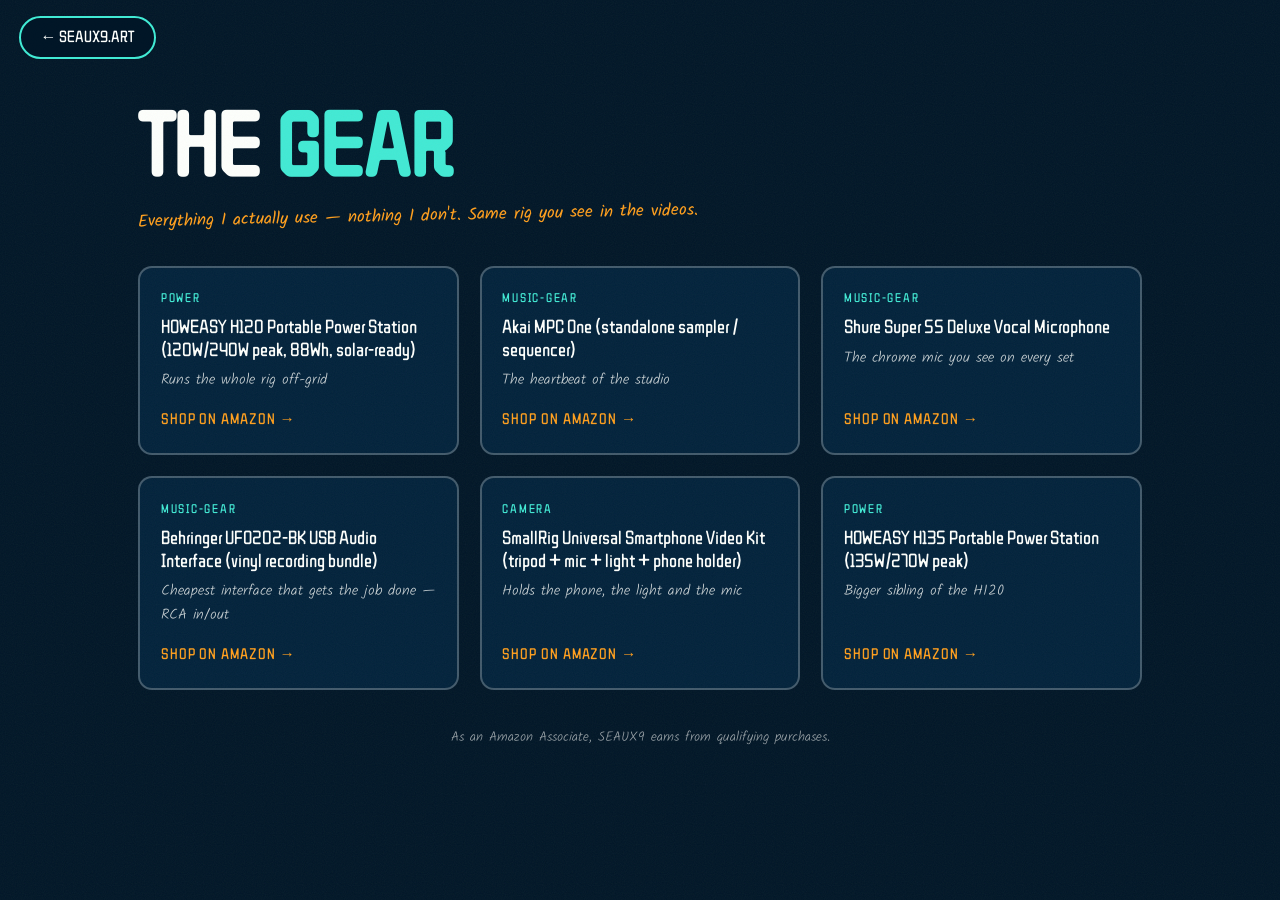
<file: gear/index.html>
<!DOCTYPE html>
<html lang="en">
<head>
<meta charset="UTF-8"><meta name="viewport" content="width=device-width, initial-scale=1.0">
<title>THE GEAR — everything SEAUX9 uses</title>
<meta name="description" content="Every piece of equipment SEAUX9 actually uses — power stations, MPC, mics, interfaces, camera rigs. Shop the exact setup.">
<link rel="icon" type="image/png" href="../assets/img/seaux9-logo.png">
<link rel="stylesheet" href="../assets/css/style.css">
<style>
  .gear-wrap { max-width: 1100px; margin: 0 auto; padding: 6.5rem clamp(1.2rem,5vw,3rem) 4rem; }
  .gear-h { font-family: var(--disp); font-size: clamp(2.8rem,9vw,5.5rem); line-height:.95; }
  .gear-h span { color: var(--aqua); }
  .gear-grid { display:grid; grid-template-columns:repeat(auto-fill,minmax(280px,1fr)); gap:1.3rem; margin-top:2.6rem; }
  .gear-card { display:flex; flex-direction:column; gap:.4rem; text-decoration:none; color:var(--paper);
    background:var(--ink-2); border:2px solid color-mix(in srgb,var(--paper) 25%,transparent);
    border-radius:14px; padding:1.3rem; transition:all .22s; }
  .gear-card:hover { border-color:var(--sun); transform:translateY(-5px); }
  .gear-cat { font-family:var(--disp); font-size:.78rem; letter-spacing:.14em; color:var(--aqua); }
  .gear-card h3 { font-family:var(--disp); font-weight:400; font-size:1.18rem; line-height:1.2; }
  .gear-role { font-size:.92rem; opacity:.8; flex:1; }
  .gear-buy { font-family:var(--disp); font-size:.95rem; letter-spacing:.06em; color:var(--sun); margin-top:.6rem; }
  .disc { font-size:.85rem; opacity:.6; margin-top:2.2rem; text-align:center; }
  .back { position:fixed; top:1rem; left:1.2rem; z-index:10; font-family:var(--disp); text-decoration:none;
    color:var(--paper); background:color-mix(in srgb,var(--ink) 80%,transparent); border:2px solid var(--aqua);
    border-radius:999px; padding:.4rem 1.2rem; }
  .back:hover { background:var(--aqua); color:var(--ink); }
</style>
</head>
<body>
<div class="grain" aria-hidden="true"></div>
<a class="back" href="../index.html">← SEAUX9.ART</a>
<main class="gear-wrap">
  <h1 class="gear-h">THE <span>GEAR</span></h1>
  <p class="sec-note">Everything I actually use — nothing I don't. Same rig you see in the videos.</p>
  <div class="gear-grid">
      <a class="gear-card" href="/go/h120/" target="_blank" rel="noopener sponsored nofollow">
        <span class="gear-cat">POWER</span>
        <h3>HOWEASY H120 Portable Power Station (120W/240W peak, 88Wh, solar-ready)</h3>
        <p class="gear-role">Runs the whole rig off-grid</p>
        <span class="gear-buy">SHOP ON AMAZON →</span>
      </a>
      <a class="gear-card" href="/go/mpc-one/" target="_blank" rel="noopener sponsored nofollow">
        <span class="gear-cat">MUSIC-GEAR</span>
        <h3>Akai MPC One (standalone sampler / sequencer)</h3>
        <p class="gear-role">The heartbeat of the studio</p>
        <span class="gear-buy">SHOP ON AMAZON →</span>
      </a>
      <a class="gear-card" href="/go/super55/" target="_blank" rel="noopener sponsored nofollow">
        <span class="gear-cat">MUSIC-GEAR</span>
        <h3>Shure Super 55 Deluxe Vocal Microphone</h3>
        <p class="gear-role">The chrome mic you see on every set</p>
        <span class="gear-buy">SHOP ON AMAZON →</span>
      </a>
      <a class="gear-card" href="/go/ufo202/" target="_blank" rel="noopener sponsored nofollow">
        <span class="gear-cat">MUSIC-GEAR</span>
        <h3>Behringer UFO202-BK USB Audio Interface (vinyl recording bundle)</h3>
        <p class="gear-role">Cheapest interface that gets the job done — RCA in/out</p>
        <span class="gear-buy">SHOP ON AMAZON →</span>
      </a>
      <a class="gear-card" href="/go/smallrig-kit/" target="_blank" rel="noopener sponsored nofollow">
        <span class="gear-cat">CAMERA</span>
        <h3>SmallRig Universal Smartphone Video Kit (tripod + mic + light + phone holder)</h3>
        <p class="gear-role">Holds the phone, the light and the mic</p>
        <span class="gear-buy">SHOP ON AMAZON →</span>
      </a>
      <a class="gear-card" href="/go/h135/" target="_blank" rel="noopener sponsored nofollow">
        <span class="gear-cat">POWER</span>
        <h3>HOWEASY H135 Portable Power Station (135W/270W peak)</h3>
        <p class="gear-role">Bigger sibling of the H120</p>
        <span class="gear-buy">SHOP ON AMAZON →</span>
      </a>
  </div>
  <p class="disc">As an Amazon Associate, SEAUX9 earns from qualifying purchases.</p>
</main>
</body></html>
</file>
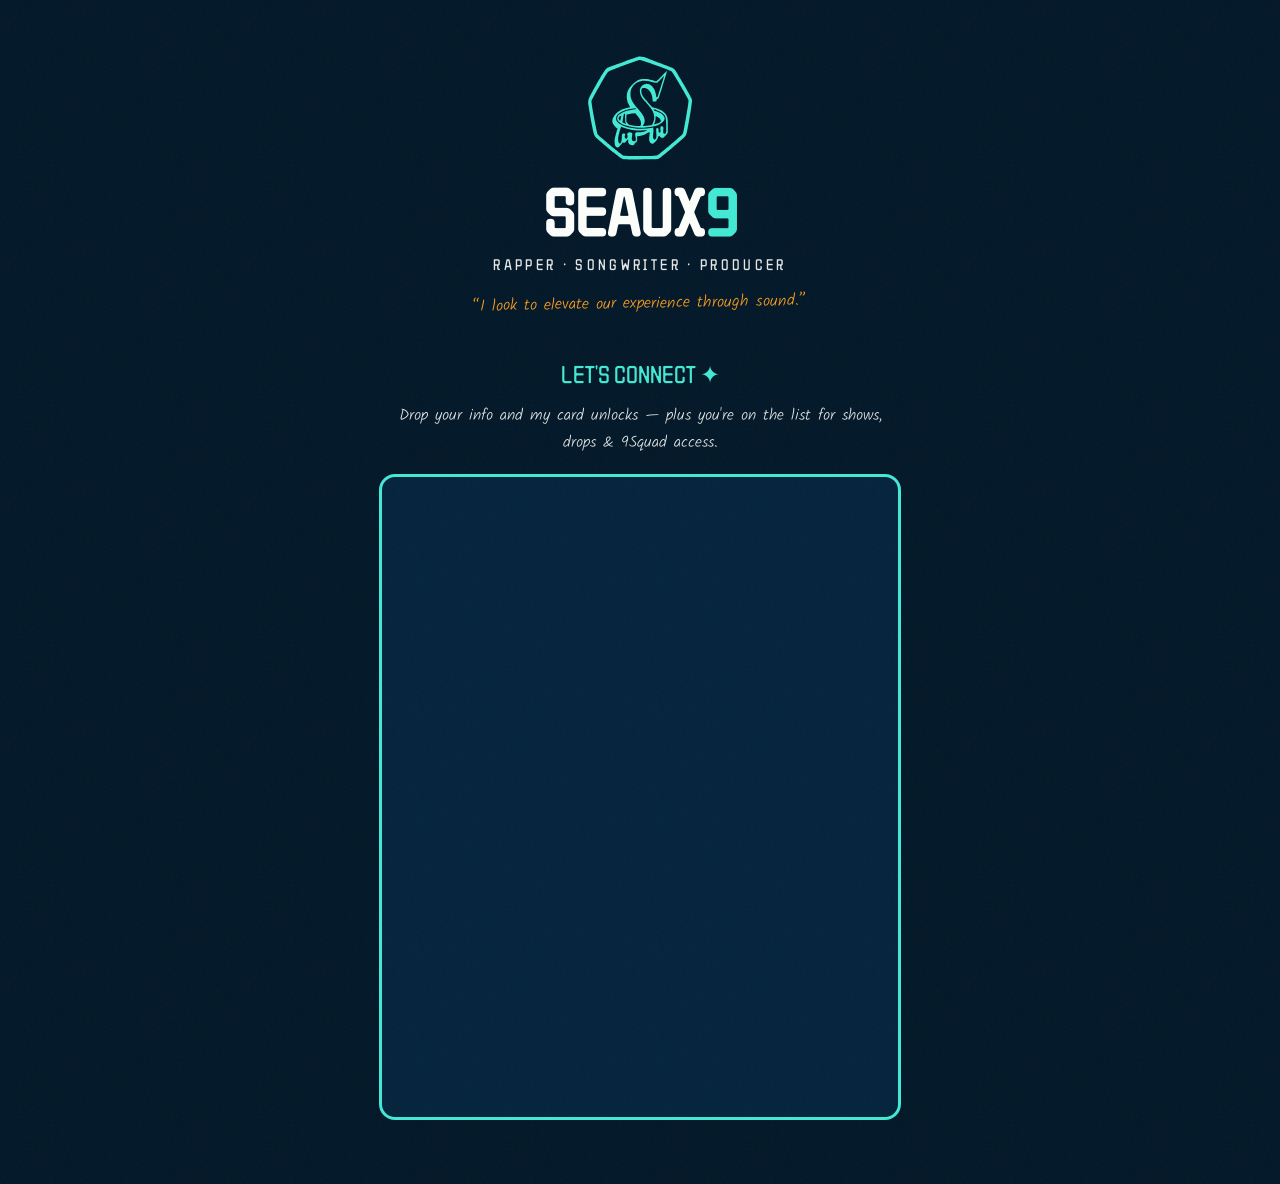
<file: join/index.html>
<!DOCTYPE html>
<html lang="en">
<head>
<meta charset="UTF-8">
<meta name="viewport" content="width=device-width, initial-scale=1.0">
<title>Join the 9Squad — SEAUX9</title>
<meta name="robots" content="noindex">
<meta http-equiv="refresh" content="0;url=../card/?source=join">
<style>
  body { background:#011627; color:#FDFFFC; font-family:sans-serif; display:grid; place-items:center; height:100vh; margin:0; text-align:center; }
  a { color:#41EAD4; }
</style>
</head>
<body>
  <p>Taking you to the 9Squad signup…<br><a href="../card/?source=join">Tap here if nothing happens</a></p>
  <script>
    const params = new URLSearchParams(location.search);
    const src = params.get('source') || 'join';
    location.replace('../card/?source=' + encodeURIComponent(src));
  </script>
</body>
</html>
</file>
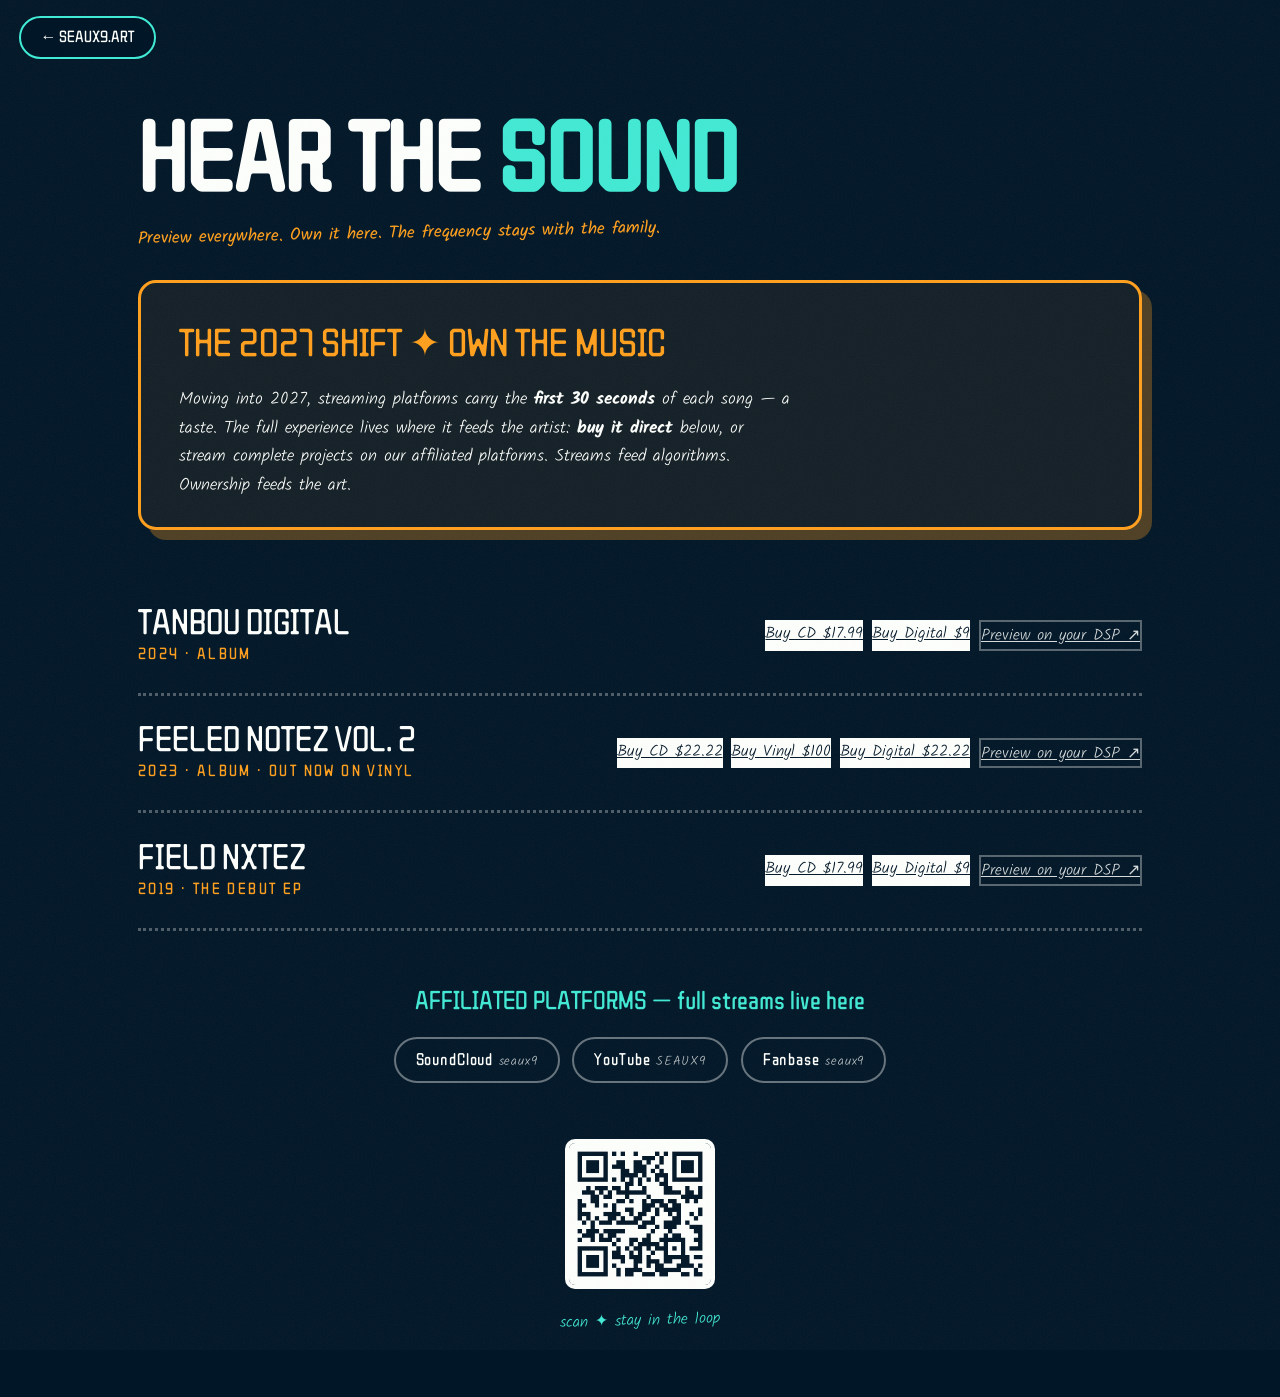
<file: listen/index.html>
<!DOCTYPE html>
<html lang="en">
<head>
<meta charset="UTF-8">
<meta name="viewport" content="width=device-width, initial-scale=1.0">
<title>Listen — SEAUX9 | Own the Music</title>
<meta name="description" content="Stream SEAUX9 previews, then own the full experience. Moving into 2027, DSPs carry the first 30 seconds — the full music lives with the family.">
<link rel="icon" type="image/png" href="../assets/img/seaux9-logo.png">
<link rel="stylesheet" href="../assets/css/style.css">
<style>
  .listen-wrap { max-width: 1100px; margin: 0 auto; padding: 7rem clamp(1.2rem,5vw,3rem) 4rem; }
  .listen-h { font-family: var(--disp); font-size: clamp(3rem,9vw,6rem); line-height: 0.95; }
  .listen-h span { color: var(--aqua); }
  .manifesto {
    border: 3px solid var(--sun); border-radius: 18px; background: color-mix(in srgb, var(--sun) 7%, transparent);
    padding: 1.8rem clamp(1.2rem,3vw,2.4rem); margin: 2.4rem 0 3rem;
    box-shadow: 10px 10px 0 color-mix(in srgb, var(--sun) 30%, transparent);
  }
  .manifesto h2 { font-family: var(--disp); font-weight: 400; font-size: clamp(1.6rem,4vw,2.4rem); color: var(--sun); margin-bottom: 0.6rem; }
  .manifesto p { font-size: 1.08rem; max-width: 68ch; }
  .l-release {
    display: flex; flex-wrap: wrap; gap: 1rem; align-items: center; justify-content: space-between;
    border-bottom: 3px dotted color-mix(in srgb, var(--paper) 30%, transparent); padding: 1.6rem 0;
  }
  .l-title { font-family: var(--disp); font-size: clamp(1.5rem,3.5vw,2.2rem); line-height: 1.05; }
  .l-year { font-family: var(--disp); color: var(--sun); letter-spacing: 0.15em; font-size: 1rem; }
  .l-btns { display: flex; flex-wrap: wrap; gap: 0.55rem; }
  .platforms { margin-top: 3rem; text-align: center; }
  .platforms h3 { font-family: var(--disp); font-weight: 400; font-size: 1.6rem; margin-bottom: 1rem; color: var(--aqua); }
  .back { position: fixed; top: 1rem; left: 1.2rem; z-index: 10; font-family: var(--disp); text-decoration: none; color: var(--paper); background: color-mix(in srgb, var(--ink) 80%, transparent); border: 2px solid var(--aqua); border-radius: 999px; padding: 0.4rem 1.2rem; }
  .back:hover { background: var(--aqua); color: var(--ink); }
  .qr-block { margin-top: 3.5rem; text-align: center; }
  .qr-block img { width: 150px; border-radius: 10px; border: 4px solid var(--paper); }
  .qr-block p { font-family: var(--hand); color: var(--aqua); margin-top: 0.6rem; transform: rotate(-1.5deg); }
</style>
</head>
<body>
<div class="grain" aria-hidden="true"></div>
<a class="back" href="../index.html">← SEAUX9.ART</a>

<main class="listen-wrap">
  <h1 class="listen-h">HEAR THE <span>SOUND</span></h1>
  <p class="sec-note" style="margin-top:0.6rem">Preview everywhere. Own it here. The frequency stays with the family.</p>

  <div class="manifesto">
    <h2>THE 2027 SHIFT ✦ OWN THE MUSIC</h2>
    <p>Moving into 2027, streaming platforms carry the <b>first 30 seconds</b> of each song — a taste.
    The full experience lives where it feeds the artist: <b>buy it direct</b> below, or stream complete
    projects on our affiliated platforms. Streams feed algorithms. Ownership feeds the art.</p>
  </div>

  <div class="l-release">
    <div><div class="l-title">TANBOU DIGITAL</div><span class="l-year">2024 · ALBUM</span></div>
    <div class="l-btns">
      <a class="rel-buy" style="color:var(--ink)" href="https://buy.stripe.com/7sYeVeg1ngc66vcb6W1ZS1b" target="_blank" rel="noopener">Buy CD $17.99</a>
      <a class="rel-buy" style="color:var(--ink)" href="https://buy.stripe.com/3cIeVeg1nbVQ3j0b6W1ZS1f" target="_blank" rel="noopener">Buy Digital $9</a>
      <a class="rel-stream" href="https://distrokid.com/hyperfollow/seaux9/tanbou-digital-6?ref=release" target="_blank" rel="noopener">Preview on your DSP ↗</a>
    </div>
  </div>

  <div class="l-release">
    <div><div class="l-title">FEELED NOTEZ VOL. 2</div><span class="l-year">2023 · ALBUM · OUT NOW ON VINYL</span></div>
    <div class="l-btns">
      <a class="rel-buy" style="color:var(--ink)" href="https://buy.stripe.com/eVq00kaH3gc69Ho0si1ZS19" target="_blank" rel="noopener">Buy CD $22.22</a>
      <a class="rel-buy" style="color:var(--ink)" href="https://buy.stripe.com/aFabJ202pe3Yg5M0si1ZS1c" target="_blank" rel="noopener">Buy Vinyl $100</a>
      <a class="rel-buy" style="color:var(--ink)" href="https://buy.stripe.com/fZu3cweXj4to4n4fnc1ZS1d" target="_blank" rel="noopener">Buy Digital $22.22</a>
      <a class="rel-stream" href="https://distrokid.com/hyperfollow/seaux9/feeled-notez-vol-2-2?ref=release" target="_blank" rel="noopener">Preview on your DSP ↗</a>
    </div>
  </div>

  <div class="l-release">
    <div><div class="l-title">FIELD NXTEZ</div><span class="l-year">2019 · THE DEBUT EP</span></div>
    <div class="l-btns">
      <a class="rel-buy" style="color:var(--ink)" href="https://buy.stripe.com/4gM8wQ3eB8JE9Ho8YO1ZS1a" target="_blank" rel="noopener">Buy CD $17.99</a>
      <a class="rel-buy" style="color:var(--ink)" href="https://buy.stripe.com/fZuaEY6qNbVQ06Ocb01ZS1e" target="_blank" rel="noopener">Buy Digital $9</a>
      <a class="rel-stream" href="https://distrokid.com/hyperfollow/seaux9/field-nxtez-3?ref=release" target="_blank" rel="noopener">Preview on your DSP ↗</a>
    </div>
  </div>

  <div class="platforms">
    <h3>AFFILIATED PLATFORMS — full streams live here</h3>
    <div class="socials">
      <a class="social" href="https://soundcloud.com/seaux9" target="_blank" rel="noopener">SoundCloud<small>seaux9</small></a>
      <a class="social" href="https://www.youtube.com/channel/UC6TuJPhwlcVTSGKE-WOQlJg" target="_blank" rel="noopener">YouTube<small>SEAUX9</small></a>
      <a class="social" href="https://fanbase.app/seaux9" target="_blank" rel="noopener">Fanbase<small>seaux9</small></a>
    </div>
  </div>

  <div class="qr-block">
    <img src="../assets/img/qr-join.png" alt="QR code — join the 9Squad">
    <p>scan ✦ stay in the loop</p>
  </div>
</main>
</body>
</html>
</file>
<file: assets/css/style.css>
/* ═══════════════════════════════════════════════════════════════
   SEAUX9.ART — "Night Water Ritual"
   Palette : #011627 ink · #FDFFFC paper · #F71735 red
             #41EAD4 aqua · #FF9F1C sun
   Type    : WDXL Lubrifont TC (display) · Kalam (hand/body)
   ═══════════════════════════════════════════════════════════════ */

@font-face {
  font-family: 'WDXL Lubrifont';
  src: url('../fonts/WDXL-Latin.woff2') format('woff2');
  font-weight: 400; font-display: swap;
}
@font-face {
  font-family: 'Kalam';
  src: url('../fonts/Kalam-Light.woff2') format('woff2');
  font-weight: 300; font-display: swap;
}
@font-face {
  font-family: 'Kalam';
  src: url('../fonts/Kalam-Regular.woff2') format('woff2');
  font-weight: 400; font-display: swap;
}
@font-face {
  font-family: 'Kalam';
  src: url('../fonts/Kalam-Bold.woff2') format('woff2');
  font-weight: 700; font-display: swap;
}

:root {
  --ink: #011627;
  --ink-2: #02223b;
  --paper: #FDFFFC;
  --red: #F71735;
  --aqua: #41EAD4;
  --sun: #FF9F1C;
  --disp: 'WDXL Lubrifont', Impact, sans-serif;
  --hand: 'Kalam', 'Comic Sans MS', cursive;
  --nonagon: polygon(50% 0%, 82.1% 11.7%, 99.2% 41.3%, 93.3% 75%,
                     67.1% 97%, 32.9% 97%, 6.7% 75%, 0.8% 41.3%, 17.9% 11.7%);
}

* { margin: 0; padding: 0; box-sizing: border-box; }
html { scroll-behavior: smooth; }
body {
  background: var(--ink);
  color: var(--paper);
  font-family: var(--hand);
  font-weight: 300;
  line-height: 1.65;
  overflow-x: hidden;
}
::selection { background: var(--red); color: var(--paper); }

/* atmosphere grain */
.grain {
  position: fixed; inset: -50%; z-index: 4; pointer-events: none;
  background-image: url("data:image/svg+xml,%3Csvg xmlns='http://www.w3.org/2000/svg' width='240' height='240'%3E%3Cfilter id='n'%3E%3CfeTurbulence type='fractalNoise' baseFrequency='0.9' numOctaves='2'/%3E%3C/filter%3E%3Crect width='240' height='240' filter='url(%23n)' opacity='0.05'/%3E%3C/svg%3E");
  animation: grain-shift 9s steps(9) infinite;
}
@keyframes grain-shift {
  0%,100% { transform: translate(0,0);} 20% { transform: translate(-3%,2%);}
  40% { transform: translate(2%,-3%);} 60% { transform: translate(-2%,-2%);}
  80% { transform: translate(3%,3%);}
}

.logo-mark { display: inline-block; width: 100%; height: 100%; }
.logo-mark.aqua { color: var(--aqua); }
.logo-mark.red { color: var(--red); }
.logo-mark.paper { color: var(--paper); }
.logo-mark.ink-on-sun { color: var(--ink); }

/* ══ NAV ══ */
.nav {
  position: fixed; top: 0; left: 0; right: 0; z-index: 10;
  display: flex; align-items: center; justify-content: space-between;
  padding: 0.65rem 1.4rem;
  background: color-mix(in srgb, var(--ink) 82%, transparent);
  backdrop-filter: blur(10px);
  border-bottom: 1px solid color-mix(in srgb, var(--aqua) 18%, transparent);
}
.nav-logo { display: flex; align-items: center; gap: 0.6rem; text-decoration: none; }
.nav-logo .logo-mark { width: 2.1rem; height: 2.1rem; transition: transform .5s cubic-bezier(.2,1.6,.4,1); }
.nav-logo:hover .logo-mark { transform: rotate(40deg); }
.nav-word {
  font-family: var(--disp); font-size: 1.45rem; letter-spacing: 0.06em;
  color: var(--paper);
}
.nav-links { display: flex; align-items: center; gap: 1.3rem; }
.nav-links a {
  color: var(--paper); text-decoration: none; font-family: var(--disp);
  font-size: 1.02rem; letter-spacing: 0.05em; opacity: 0.85;
  border-bottom: 2px solid transparent; transition: all .25s;
}
.nav-links a:hover { opacity: 1; color: var(--aqua); border-bottom-color: var(--red); }
.nav-cta {
  padding: 0.15rem 0.85rem; border: 2px solid var(--red); border-radius: 999px;
  color: var(--paper) !important;
}
.nav-cta:hover { background: var(--red); border-bottom-color: transparent !important; }
@media (max-width: 760px) { .nav-links a:not(.nav-cta) { display: none; } }

.nav-donate {
  color: var(--sun) !important; font-weight: 400;
}
.nav-donate:hover { color: var(--ink) !important; background: var(--sun); border-radius: 999px; padding: 0.15rem 0.7rem; border-bottom-color: transparent !important; }

/* ══ HERO ══ */
.hero {
  position: relative; min-height: 100svh;
  display: flex; flex-direction: column; align-items: center; justify-content: center;
  text-align: center; padding: 6.5rem 1.2rem 7rem; overflow: hidden;
}
.hero-split {
  flex-direction: row; text-align: left; gap: 3rem;
  align-items: center; justify-content: center;
  padding: 7rem clamp(1.2rem, 6vw, 6rem) 7.5rem;
}
.hero-copy { max-width: 720px; }
.hero-split .hero-ctas { justify-content: flex-start; }
/* SEAUX9 stays on ONE line, always */
.hero-split .hero-word { font-size: clamp(3.4rem, 9vw, 8.6rem); white-space: nowrap; }
.hero-photo {
  position: relative; flex: 0 1 420px; max-width: 420px;
  transform: rotate(2deg);
}
.hero-photo img {
  width: 100%; display: block; border-radius: 14px;
  border: 3px solid var(--paper);
  box-shadow: 14px 14px 0 color-mix(in srgb, var(--red) 60%, transparent),
              0 24px 60px rgba(0,0,0,0.5);
  filter: saturate(0.92) contrast(1.05);
}
.hero-next {
  margin-top: 1.6rem; font-size: 1rem; color: var(--sun);
  transform: rotate(-1deg);
}
.hero-next a { color: var(--aqua); font-weight: 700; }
@media (max-width: 940px) {
  .hero-split { flex-direction: column; text-align: center; padding-top: 6rem; }
  .hero-split .hero-ctas { justify-content: center; }
  .hero-photo { flex-basis: auto; max-width: min(320px, 78vw); margin-top: 1rem; }
  .hero-next { text-align: center; }
}
.hero-glow {
  position: absolute; inset: 0; pointer-events: none;
  background:
    radial-gradient(ellipse 60% 45% at 50% 108%, color-mix(in srgb, var(--aqua) 22%, transparent), transparent 70%),
    radial-gradient(ellipse 40% 30% at 12% -8%, color-mix(in srgb, var(--red) 16%, transparent), transparent 70%),
    radial-gradient(ellipse 30% 24% at 90% 4%, color-mix(in srgb, var(--sun) 12%, transparent), transparent 70%);
}
.hero-greeting {
  font-size: clamp(1.05rem, 2.3vw, 1.5rem); font-weight: 400;
  color: var(--aqua); transform: rotate(-2deg); margin-bottom: 0.6rem;
}
.hero-greeting em { color: var(--sun); font-style: normal; }
.hero-word {
  font-family: var(--disp); font-weight: 400;
  font-size: clamp(4.6rem, 19vw, 15.5rem);
  line-height: 0.9; letter-spacing: 0.01em; color: var(--paper);
  text-shadow: 5px 6px 0 color-mix(in srgb, var(--red) 55%, transparent);
  position: relative; z-index: 1;
}
.hero-nine {
  color: var(--aqua);
  text-shadow: 5px 6px 0 color-mix(in srgb, var(--sun) 60%, transparent);
  display: inline-block; animation: nine-breathe 4.32s ease-in-out infinite;
}
@keyframes nine-breathe {
  0%,100% { transform: translateY(0) rotate(0deg); }
  50% { transform: translateY(-0.06em) rotate(2.5deg); }
}
.hero-badge {
  width: clamp(84px, 12vw, 150px); height: clamp(84px, 12vw, 150px);
  margin: 1.4rem 0 1.2rem; filter: drop-shadow(0 0 26px color-mix(in srgb, var(--aqua) 45%, transparent));
  animation: badge-float 6s ease-in-out infinite;
}
@keyframes badge-float { 0%,100% { transform: translateY(0);} 50% { transform: translateY(-12px);} }
.hero-tag {
  font-family: var(--disp); font-size: clamp(1.05rem, 2.6vw, 1.7rem);
  letter-spacing: 0.34em; text-indent: 0.34em;
}
.tick.red { color: var(--red); } .tick.sun { color: var(--sun); }
.hero-sub { margin-top: 0.7rem; font-size: clamp(0.98rem, 2vw, 1.2rem); opacity: 0.85; }
.hero-sub strong { color: var(--sun); font-weight: 700; }
.hero-ctas { display: flex; gap: 1rem; margin-top: 1.9rem; flex-wrap: wrap; justify-content: center; }
.btn {
  font-family: var(--disp); font-size: 1.15rem; letter-spacing: 0.07em;
  text-decoration: none; padding: 0.68rem 1.7rem; border-radius: 999px;
  transition: transform .2s, box-shadow .2s, background .2s, color .2s;
}
.btn-solid { background: var(--red); color: var(--paper); box-shadow: 0 6px 0 #8d0d1f; }
.btn-solid:hover { transform: translateY(-3px); box-shadow: 0 9px 0 #8d0d1f; }
.btn-line { border: 2px solid var(--aqua); color: var(--aqua); }
.btn-line:hover { background: var(--aqua); color: var(--ink); transform: translateY(-3px); }
.hero-wave {
  position: absolute; bottom: -2px; left: 0; width: 200%; height: 110px; opacity: 0.9;
  animation: wave-drift 14s linear infinite;
}
.wave { fill: none; stroke-width: 3; stroke-linecap: round; }
.w-aqua { stroke: var(--aqua); opacity: 0.8; }
.w-red { stroke: var(--red); opacity: 0.45; }
@keyframes wave-drift { from { transform: translateX(0);} to { transform: translateX(-50%);} }

/* entrance */
.rise { opacity: 0; transform: translateY(26px); animation: rise .8s cubic-bezier(.2,.8,.2,1) forwards; }
.r1 { animation-delay: .1s; } .r2 { animation-delay: .25s; } .r3 { animation-delay: .45s; }
.r4 { animation-delay: .6s; } .r5 { animation-delay: .72s; } .r6 { animation-delay: .85s; }
@keyframes rise { to { opacity: 1; transform: translateY(0);} }

/* ══ TICKER ══ */
.ticker {
  overflow: hidden; border-top: 2px solid var(--red); border-bottom: 2px solid var(--red);
  background: var(--red); padding: 0.5rem 0; transform: rotate(-1.1deg) scale(1.02);
}
.ticker-track {
  display: flex; gap: 2.6rem; white-space: nowrap; width: max-content;
  font-family: var(--disp); font-size: 1.25rem; letter-spacing: 0.14em; color: var(--paper);
  animation: ticker-run 26s linear infinite;
}
@keyframes ticker-run { from { transform: translateX(0);} to { transform: translateX(-50%);} }

/* ══ SECTIONS ══ */
.section { position: relative; padding: 5.5rem clamp(1.2rem, 6vw, 6rem); max-width: 1280px; margin: 0 auto; }
.sec-head { margin-bottom: 3rem; position: relative; }
.sec-no {
  font-family: var(--disp); font-size: clamp(4.5rem, 10vw, 8rem); line-height: 1;
  color: transparent; -webkit-text-stroke: 2px color-mix(in srgb, var(--aqua) 40%, transparent);
  position: absolute; top: -2.4rem; left: -0.8rem; z-index: 0; user-select: none;
}
.sec-no.ink { -webkit-text-stroke-color: color-mix(in srgb, var(--ink) 26%, transparent); }
.sec-head h2 {
  font-family: var(--disp); font-weight: 400;
  font-size: clamp(2.7rem, 7vw, 5rem); line-height: 1; position: relative; z-index: 1;
}
.sec-note {
  font-size: 1.08rem; color: var(--sun); transform: rotate(-1.2deg);
  margin-top: 0.5rem; font-weight: 400;
}

.genre-strip {
  font-family: var(--disp); font-size: clamp(0.9rem, 1.8vw, 1.15rem);
  letter-spacing: 0.18em; margin-top: 0.7rem; opacity: 0.95;
}
.genre-strip b { color: var(--aqua); }

/* ══ MUSIC ══ */
.releases { display: grid; grid-template-columns: repeat(auto-fit, minmax(280px, 1fr)); gap: 2.2rem; }
.release {
  position: relative; border: 3px solid var(--paper); border-radius: 14px;
  padding: 1.7rem 1.5rem 1.5rem; background: var(--ink-2);
  transition: transform .35s cubic-bezier(.2,1.4,.4,1), box-shadow .35s;
}
.release:nth-child(odd) { transform: rotate(-1.3deg); }
.release:nth-child(even) { transform: rotate(1.1deg); }
.release:hover { transform: rotate(0) translateY(-8px); }
.release.c-turquoise { box-shadow: 9px 10px 0 var(--aqua); }
.release.c-red { box-shadow: 9px 10px 0 var(--red); }
.release.c-orange { box-shadow: 9px 10px 0 var(--sun); }
.rel-type {
  position: absolute; top: -1rem; right: 1rem; font-family: var(--disp);
  font-size: 0.92rem; letter-spacing: 0.1em; padding: 0.12rem 0.8rem;
  border-radius: 999px; background: var(--paper); color: var(--ink); transform: rotate(2deg);
}
.rel-title { font-family: var(--disp); font-size: clamp(1.7rem, 3vw, 2.3rem); line-height: 1.05; }
.rel-year { font-family: var(--disp); color: var(--sun); font-size: 1.05rem; letter-spacing: 0.2em; }
.rel-story { margin: 0.8rem 0 1rem; font-size: 1rem; opacity: 0.92; }
.rel-note { font-size: 0.88rem; color: var(--aqua); font-weight: 400; margin-bottom: 0.9rem; }
.rel-links { display: flex; flex-wrap: wrap; gap: 0.55rem; }
.rel-links a {
  font-family: var(--disp); font-size: 0.95rem; letter-spacing: 0.06em;
  text-decoration: none; padding: 0.28rem 0.95rem; border-radius: 999px; transition: all .2s;
}
.rel-buy { color: var(--ink); background: var(--paper); }
.release.c-turquoise .rel-buy:hover { background: var(--aqua); }
.release.c-red .rel-buy:hover { background: var(--red); color: var(--paper); }
.release.c-orange .rel-buy:hover { background: var(--sun); }
.rel-stream {
  color: var(--paper); border: 2px solid color-mix(in srgb, var(--paper) 40%, transparent);
  background: transparent; opacity: 0.85;
}
.rel-stream:hover { border-color: var(--aqua); color: var(--aqua); opacity: 1; }
.ev-live {
  font-family: var(--disp); font-size: 0.62em; letter-spacing: 0.12em;
  background: var(--red); color: var(--paper); border-radius: 999px;
  padding: 0.1rem 0.7rem; vertical-align: middle; animation: pulse-soon 2s ease-in-out infinite;
}

/* PRML player mock */
.player {
  margin-top: 3.4rem; display: flex; align-items: center; gap: 1.2rem; flex-wrap: wrap;
  border: 2px dashed color-mix(in srgb, var(--aqua) 55%, transparent);
  border-radius: 999px; padding: 0.9rem 1.6rem;
  background: color-mix(in srgb, var(--aqua) 7%, transparent);
}
.p-logo { width: 2.6rem; height: 2.6rem; flex: none; animation: spin 9s linear infinite; }
@keyframes spin { to { transform: rotate(360deg);} }
.p-meta { display: flex; flex-direction: column; min-width: 220px; flex: 1; }
.p-title { font-family: var(--disp); letter-spacing: 0.07em; font-size: 1.05rem; }
.p-sub { font-size: 0.86rem; opacity: 0.8; }
.p-bars { display: flex; align-items: flex-end; gap: 3px; height: 30px; flex: none; }
.p-bars i {
  width: 4px; background: var(--aqua); border-radius: 2px;
  animation: eq 1.1s ease-in-out infinite;
}
.p-bars i:nth-child(3n) { background: var(--red); animation-duration: 0.9s; }
.p-bars i:nth-child(4n) { background: var(--sun); animation-duration: 1.3s; }
.p-bars i:nth-child(1) { height: 40%; } .p-bars i:nth-child(2) { height: 75%; }
.p-bars i:nth-child(3) { height: 55%; } .p-bars i:nth-child(4) { height: 90%; }
.p-bars i:nth-child(5) { height: 45%; } .p-bars i:nth-child(6) { height: 80%; }
.p-bars i:nth-child(7) { height: 60%; } .p-bars i:nth-child(8) { height: 95%; }
.p-bars i:nth-child(9) { height: 50%; } .p-bars i:nth-child(10) { height: 70%; }
.p-bars i:nth-child(11) { height: 38%; } .p-bars i:nth-child(12) { height: 85%; }
@keyframes eq { 0%,100% { transform: scaleY(0.5);} 50% { transform: scaleY(1);} }
.p-soon {
  font-family: var(--disp); color: var(--sun); letter-spacing: 0.16em;
  border: 2px solid var(--sun); border-radius: 999px; padding: 0.2rem 0.9rem;
  animation: pulse-soon 2s ease-in-out infinite;
}
@keyframes pulse-soon { 0%,100% { opacity: 1;} 50% { opacity: 0.55;} }

/* ══ UPCOMING ══ */
.upcoming { display: grid; grid-template-columns: repeat(auto-fit, minmax(230px, 1fr)); gap: 1.2rem; }
.up-card {
  border: 2px dashed color-mix(in srgb, var(--sun) 55%, transparent);
  border-radius: 12px; padding: 1.2rem 1.2rem 1rem; background: color-mix(in srgb, var(--sun) 5%, transparent);
}
.up-status {
  font-family: var(--disp); font-size: 0.78rem; letter-spacing: 0.14em;
  color: var(--sun); border: 1px solid var(--sun); border-radius: 999px; padding: 0.1rem 0.7rem;
}
.up-title { font-family: var(--disp); font-size: 1.3rem; line-height: 1.15; margin: 0.6rem 0 0.3rem; }
.up-note { font-size: 0.9rem; opacity: 0.85; }

/* ══ STORE ══ */
.store-sub {
  font-family: var(--disp); font-weight: 400; font-size: clamp(1.4rem, 3vw, 2rem);
  color: var(--sun); margin: 2.6rem 0 1.2rem;
}
.store-sub:first-of-type { margin-top: 0.5rem; }
.products { display: grid; grid-template-columns: repeat(auto-fill, minmax(250px, 1fr)); gap: 1.3rem; }
.product {
  border: 2px solid color-mix(in srgb, var(--paper) 30%, transparent);
  border-radius: 12px; padding: 1.2rem 1.2rem 1.1rem;
  display: flex; flex-direction: column; gap: 0.35rem;
  background: var(--ink-2); transition: all .25s;
}
.product:hover { border-color: var(--aqua); transform: translateY(-5px); box-shadow: 0 14px 34px rgba(0,0,0,0.4); }
.product-img {
  width: 100%; aspect-ratio: 1; object-fit: cover; border-radius: 8px;
  border: 2px solid color-mix(in srgb, var(--paper) 30%, transparent); margin-bottom: 0.6rem;
}
.rel-cover {
  width: 100%; aspect-ratio: 1; object-fit: cover; border-radius: 10px;
  border: 2px solid var(--paper); margin-bottom: 0.9rem;
}
.product-name { font-family: var(--disp); font-size: 1.12rem; line-height: 1.2; }
.product-format { font-size: 0.82rem; color: var(--aqua); font-weight: 400; }
.product-note { font-size: 0.82rem; opacity: 0.75; flex: 1; }
.product-row { display: flex; align-items: center; justify-content: space-between; margin-top: 0.7rem; gap: 0.6rem; }
.product-price { font-family: var(--disp); font-size: 1.35rem; color: var(--sun); }
.product-buy {
  font-family: var(--disp); font-size: 0.98rem; letter-spacing: 0.06em; text-decoration: none;
  background: var(--paper); color: var(--ink); padding: 0.34rem 1.1rem; border-radius: 999px;
  transition: all .2s;
}
.product-buy:hover { background: var(--red); color: var(--paper); transform: rotate(-2deg) scale(1.06); }
.product-buy.soon { background: transparent; color: var(--paper); border: 2px dashed color-mix(in srgb, var(--paper) 40%, transparent); pointer-events: none; opacity: 0.6; }
.store-foot { margin-top: 2rem; font-size: 0.9rem; opacity: 0.7; text-align: center; }

/* ══ TIERS ══ */
.tiers { display: grid; grid-template-columns: repeat(auto-fit, minmax(260px, 1fr)); gap: 1.6rem; align-items: stretch; }
.tier {
  border: 3px solid var(--paper); border-radius: 16px; padding: 1.8rem 1.5rem 1.6rem;
  background: var(--ink-2); display: flex; flex-direction: column;
  transition: transform .3s;
}
.tier:hover { transform: translateY(-8px); }
.tier.c-turquoise { box-shadow: 8px 9px 0 var(--aqua); }
.tier.c-orange { box-shadow: 8px 9px 0 var(--sun); }
.tier.c-red { box-shadow: 8px 9px 0 var(--red); }
.tier.featured { border-color: var(--red); position: relative; }
.tier.featured::before {
  content: 'THE MOVE ✦'; position: absolute; top: -1rem; right: 1.2rem;
  font-family: var(--disp); font-size: 0.85rem; letter-spacing: 0.12em;
  background: var(--red); color: var(--paper); padding: 0.15rem 0.85rem;
  border-radius: 999px; transform: rotate(2deg);
}
.tier-name { font-family: var(--disp); font-size: 1.5rem; }
.tier-price { font-family: var(--disp); font-size: 2.3rem; line-height: 1; color: var(--sun); margin: 0.4rem 0 0.1rem; }
.tier-cadence { font-size: 0.85rem; opacity: 0.7; margin-bottom: 1rem; }
.tier-perks { list-style: none; display: grid; gap: 0.5rem; flex: 1; margin-bottom: 1.4rem; }
.tier-perks li { padding-left: 1.4rem; position: relative; font-size: 0.95rem; }
.tier-perks li::before { content: '✦'; position: absolute; left: 0; color: var(--aqua); }
.tier .btn { text-align: center; }
.tiers-foot { margin-top: 2rem; font-size: 1rem; color: var(--aqua); transform: rotate(-0.6deg); }
.tiers-foot b { color: var(--sun); }
.btn-sun { background: var(--sun); color: var(--ink); box-shadow: 0 5px 0 #a86408; }
.btn-sun:hover { transform: translateY(-3px); box-shadow: 0 8px 0 #a86408; }

/* ══ PRESS ══ */
.press { display: grid; grid-template-columns: repeat(auto-fit, minmax(250px, 1fr)); gap: 1.4rem; }
.press-card {
  text-decoration: none; color: var(--paper);
  border-left: 4px solid var(--red); border-radius: 6px;
  background: color-mix(in srgb, var(--paper) 5%, transparent);
  padding: 1.3rem 1.3rem 1.1rem; transition: all .25s;
}
.press-card:hover { background: color-mix(in srgb, var(--aqua) 12%, transparent); transform: translateX(6px); border-left-color: var(--aqua); }
.press-outlet { font-family: var(--disp); font-size: 0.9rem; letter-spacing: 0.14em; color: var(--sun); text-transform: uppercase; }
.press-title { font-family: var(--disp); font-size: 1.25rem; line-height: 1.2; margin: 0.3rem 0 0.5rem; }
.press-quote { font-size: 0.95rem; opacity: 0.85; font-style: italic; }
.press-quote::before { content: '“'; color: var(--red); font-size: 1.3em; }
.press-quote::after { content: '”'; color: var(--red); font-size: 1.3em; }

/* ══ MILESTONES ══ */
.milestones { margin-top: 1.6rem; display: grid; gap: 0.65rem; }
.milestone { display: flex; gap: 1rem; align-items: baseline; }
.milestone-year {
  font-family: var(--disp); font-size: 1.15rem; color: var(--red);
  min-width: 3.6rem; letter-spacing: 0.06em;
}
.milestone-what { font-size: 0.98rem; }
.story-extra { margin-top: 0.9rem; font-size: 1.02rem; opacity: 0.9; }
.story-photo { position: relative; transform: rotate(-2deg); margin: 0 auto; max-width: 420px; }
.story-photo img {
  width: 100%; display: block; border-radius: 14px;
  border: 3px solid var(--paper);
  box-shadow: 12px 12px 0 color-mix(in srgb, var(--aqua) 55%, transparent);
}

/* ══ GALLERY ══ */
.gallery-band { overflow-x: auto; padding: 1.5rem 0 2rem; scrollbar-width: thin; }
.gallery-track { display: flex; gap: 1.2rem; padding: 0 clamp(1.2rem, 6vw, 6rem); width: max-content; }
.gallery-item { position: relative; flex: none; }
.gallery-item img {
  height: clamp(220px, 30vw, 340px); width: auto; display: block;
  border-radius: 10px; border: 3px solid var(--paper);
  filter: saturate(0.95);
  transition: transform .3s;
}
.gallery-item:nth-child(odd) { transform: rotate(-1.5deg); }
.gallery-item:nth-child(even) { transform: rotate(1.2deg); }
.gallery-item:hover img { transform: scale(1.03); }
.gallery-caption {
  position: absolute; bottom: 0.7rem; left: 0.7rem;
  font-size: 0.85rem; font-weight: 700; color: var(--paper);
  background: color-mix(in srgb, var(--ink) 80%, transparent);
  padding: 0.15rem 0.7rem; border-radius: 999px;
}

/* ══ GIVING WRAP ══ */
.giving-wrap { display: grid; grid-template-columns: 1.5fr 1fr; gap: 2.5rem; align-items: center; max-width: 1280px; margin: 0 auto; }
@media (max-width: 860px) { .giving-wrap { grid-template-columns: 1fr; } }
.giving-photo { transform: rotate(2deg); max-width: 380px; margin: 0 auto; }
.giving-photo img {
  width: 100%; display: block; border-radius: 14px;
  border: 3px solid var(--paper);
  box-shadow: 10px 10px 0 color-mix(in srgb, var(--sun) 55%, transparent);
}

/* ══ ARSENAL ══ */
.gear-grid { display: grid; grid-template-columns: repeat(auto-fill, minmax(210px, 1fr)); gap: 1rem; }
.gear {
  display: flex; flex-direction: column; gap: 0.25rem; text-decoration: none; color: var(--paper);
  border: 2px solid color-mix(in srgb, var(--paper) 25%, transparent); border-radius: 10px;
  padding: 1rem 1.1rem; transition: all .22s; position: relative;
}
.gear-name { font-family: var(--disp); font-size: 1.15rem; }
.gear-role { font-size: 0.85rem; opacity: 0.75; }
.gear-shop {
  font-family: var(--disp); font-size: 0.85rem; letter-spacing: 0.1em; color: var(--sun);
  margin-top: 0.5rem;
}
.gear.has-link:hover { border-color: var(--sun); transform: translateY(-4px); }
.sponsor-cta {
  margin-top: 2.4rem; text-align: center;
  border: 2px dashed color-mix(in srgb, var(--sun) 60%, transparent); border-radius: 16px;
  padding: 2rem clamp(1.2rem, 4vw, 3rem);
  background: color-mix(in srgb, var(--sun) 6%, transparent);
}
.sponsor-cta p { font-size: 1.08rem; max-width: 60ch; margin: 0 auto 1.3rem; }

/* ══ CONNECT CTAS ══ */
.connect-ctas { display: flex; gap: 1rem; justify-content: center; flex-wrap: wrap; margin-bottom: 2.4rem; }

/* ══ DRIP DIVIDERS ══ */
.drip-divider { line-height: 0; margin-top: -1px; }
.drip-divider svg { width: 100%; height: clamp(40px, 7vw, 90px); display: block; }
.drip-divider path { fill: var(--ink); }
.drip-divider.flip svg { transform: scaleY(-1); }
.drip-divider.flip path { fill: var(--paper); }
.drip-divider:not(.flip) { background: var(--paper); }
.drip-divider.flip { background: var(--ink); }

/* ══ EVENTS (paper section) ══ */
.sec-paper {
  background: var(--paper); color: var(--ink);
  max-width: none; padding-left: 0; padding-right: 0;
}
.sec-paper .sec-head, .events, .events-foot { max-width: 1280px; margin-left: auto; margin-right: auto; padding-left: clamp(1.2rem, 6vw, 6rem); padding-right: clamp(1.2rem, 6vw, 6rem); }
.ink-h { color: var(--ink); }
.ink-note { color: var(--red) !important; }
.events { display: flex; flex-direction: column; }
.event {
  display: grid; grid-template-columns: auto 1fr auto; gap: 1.6rem; align-items: center;
  padding: 1.5rem 0.8rem; border-bottom: 3px dotted color-mix(in srgb, var(--ink) 30%, transparent);
  transition: background .25s, transform .25s;
}
.event:first-child { border-top: 3px dotted color-mix(in srgb, var(--ink) 30%, transparent); }
.event:hover { background: color-mix(in srgb, var(--aqua) 16%, transparent); transform: translateX(8px); }
.ev-date {
  font-family: var(--disp); font-size: clamp(1.4rem, 3.4vw, 2.2rem); line-height: 1;
  color: var(--red); min-width: 7.5rem;
}
.ev-date small { display: block; font-size: 0.55em; color: var(--ink); opacity: 0.7; letter-spacing: 0.1em; }
.ev-main h3 { font-family: var(--disp); font-weight: 400; font-size: clamp(1.4rem, 3vw, 2rem); line-height: 1.1; }
.ev-venue { font-weight: 700; font-size: 0.98rem; color: var(--ink); }
.ev-info { font-size: 0.95rem; opacity: 0.85; }
.ev-cta {
  font-family: var(--disp); text-decoration: none; letter-spacing: 0.08em;
  background: var(--ink); color: var(--paper); padding: 0.5rem 1.3rem; border-radius: 999px;
  transition: all .2s; white-space: nowrap;
}
.ev-cta:hover { background: var(--red); transform: rotate(-2deg) scale(1.05); }
.ev-soon { background: transparent; color: var(--ink); border: 2px dashed color-mix(in srgb, var(--ink) 45%, transparent); cursor: default; }
.ev-soon:hover { background: transparent; transform: none; }
.cal-sync {
  max-width: 1280px; margin: 2.2rem auto 0;
  padding-left: clamp(1.2rem, 6vw, 6rem); padding-right: clamp(1.2rem, 6vw, 6rem);
  display: flex; align-items: center; gap: 0.8rem; flex-wrap: wrap;
}
.cal-sync-label { font-weight: 700; font-size: 1.02rem; }
.cal-btn {
  font-family: var(--disp); font-size: 0.95rem; letter-spacing: 0.06em; text-decoration: none;
  color: var(--paper); background: var(--ink); padding: 0.4rem 1.15rem; border-radius: 999px;
  transition: all .2s;
}
.cal-btn:hover { background: var(--red); transform: rotate(-2deg) scale(1.05); }
.events-foot { margin-top: 2rem; font-size: 1.05rem; font-weight: 400; }
.events-foot a { color: var(--red); font-weight: 700; }
@media (max-width: 680px) {
  .event { grid-template-columns: 1fr; gap: 0.5rem; }
  .ev-cta { justify-self: start; }
}

/* ══ STORY ══ */
.story { display: grid; grid-template-columns: minmax(240px, 1fr) 1.6fr; gap: 3.5rem; align-items: center; }
@media (max-width: 860px) { .story { grid-template-columns: 1fr; } }
.story-art { position: relative; }
.nonagon {
  width: min(340px, 80vw); aspect-ratio: 1; margin: 0 auto;
  background: var(--sun); clip-path: var(--nonagon);
  display: grid; place-items: center; padding: 12%;
  animation: nonagon-turn 40s linear infinite;
}
.nonagon .logo-mark { animation: nonagon-unturn 40s linear infinite; }
@keyframes nonagon-turn { to { transform: rotate(360deg);} }
@keyframes nonagon-unturn { to { transform: rotate(-360deg);} }
.story-scribble {
  position: absolute; bottom: -2.2rem; left: 50%; transform: translateX(-50%) rotate(-3deg);
  color: var(--aqua); font-size: 1rem; white-space: nowrap;
}
.story-lede {
  font-family: var(--disp); font-size: clamp(1.8rem, 4vw, 2.8rem);
  line-height: 1.1; color: var(--aqua); margin-bottom: 1.1rem;
}
.story-text p { font-size: 1.08rem; }
.story-facts { list-style: none; margin-top: 1.5rem; display: grid; gap: 0.7rem; }
.story-facts li { padding-left: 1.6rem; position: relative; font-size: 1.02rem; }
.story-facts li::before { content: '✦'; position: absolute; left: 0; color: var(--red); }
.story-facts b { color: var(--sun); font-weight: 700; }

/* ══ GIVING ══ */
.sec-tint { background: linear-gradient(180deg, transparent, color-mix(in srgb, var(--aqua) 6%, transparent), transparent); max-width: none; }
.sec-tint > .sec-head, .giving, .journal { max-width: 1280px; margin-left: auto; margin-right: auto; }
.giving {
  border: 3px solid var(--aqua); border-radius: 18px; padding: 2.4rem clamp(1.4rem, 4vw, 3rem);
  position: relative; background: var(--ink-2);
  box-shadow: 12px 12px 0 color-mix(in srgb, var(--aqua) 30%, transparent);
}
.giv-title { font-family: var(--disp); font-size: clamp(1.9rem, 4vw, 2.7rem); color: var(--sun); }
.giv-body { margin: 0.8rem 0 1.4rem; font-size: 1.1rem; max-width: 62ch; }
.giv-partner { font-size: 0.92rem; opacity: 0.75; margin-top: 1rem; }
.giv-cta {
  display: inline-block; font-family: var(--disp); font-size: 1.15rem; letter-spacing: 0.06em;
  background: var(--sun); color: var(--ink); text-decoration: none;
  padding: 0.6rem 1.6rem; border-radius: 999px; box-shadow: 0 5px 0 #a86408;
  transition: transform .2s, box-shadow .2s;
}
.giv-cta:hover { transform: translateY(-3px); box-shadow: 0 8px 0 #a86408; }

/* ══ WORLDS ══ */
.worlds { display: grid; grid-template-columns: repeat(auto-fit, minmax(240px, 1fr)); gap: 1.6rem; }
.world {
  border: 2px solid color-mix(in srgb, var(--paper) 35%, transparent); border-radius: 14px;
  padding: 1.6rem 1.4rem; text-decoration: none; color: var(--paper);
  transition: all .3s; position: relative; overflow: hidden;
}
.world::after {
  content: '→'; position: absolute; right: 1.1rem; bottom: 0.8rem;
  font-family: var(--disp); font-size: 1.5rem; color: var(--aqua);
  transform: translateX(-6px); opacity: 0; transition: all .25s;
}
.world:hover { border-color: var(--aqua); transform: translateY(-6px); background: color-mix(in srgb, var(--aqua) 8%, transparent); }
.world:hover::after { transform: translateX(0); opacity: 1; }
.world h3 { font-family: var(--disp); font-weight: 400; font-size: 1.5rem; margin-bottom: 0.3rem; }
.world p { font-size: 0.96rem; opacity: 0.85; }

/* ══ JOURNAL ══ */
.journal { display: grid; grid-template-columns: repeat(auto-fit, minmax(270px, 1fr)); gap: 1.8rem; }
.post {
  background: var(--paper); color: var(--ink); border-radius: 4px;
  padding: 1.6rem 1.5rem 1.4rem; position: relative;
  transform: rotate(-0.8deg); transition: transform .3s;
  box-shadow: 0 12px 30px rgba(0,0,0,0.35);
}
.post:nth-child(even) { transform: rotate(1deg); }
.post:hover { transform: rotate(0) scale(1.02); }
.post::before {
  content: ''; position: absolute; top: -10px; left: 50%; transform: translateX(-50%) rotate(-2deg);
  width: 92px; height: 22px; background: color-mix(in srgb, var(--sun) 75%, transparent);
  opacity: 0.85; border-radius: 2px;
}
.post-date { font-family: var(--disp); font-size: 0.85rem; letter-spacing: 0.14em; color: var(--red); }
.post h3 { font-family: var(--disp); font-weight: 400; font-size: 1.45rem; line-height: 1.15; margin: 0.3rem 0 0.6rem; }
.post p { font-size: 0.98rem; }
.post-tags { margin-top: 0.9rem; display: flex; gap: 0.4rem; flex-wrap: wrap; }
.post-tags span {
  font-size: 0.78rem; font-weight: 700; letter-spacing: 0.06em;
  background: var(--ink); color: var(--aqua); border-radius: 999px; padding: 0.1rem 0.7rem;
}

/* ══ CONNECT ══ */
.connect { text-align: center; padding-bottom: 4rem; }
.connect-logo {
  width: clamp(90px, 14vw, 150px); height: clamp(90px, 14vw, 150px); margin-bottom: 1.4rem;
  filter: drop-shadow(0 0 22px color-mix(in srgb, var(--aqua) 40%, transparent));
  animation: badge-float 7s ease-in-out infinite;
}
.connect-h { font-family: var(--disp); font-weight: 400; font-size: clamp(2.6rem, 8vw, 5.5rem); line-height: 1; }
.aqua-t { color: var(--aqua); }
.connect-sub { margin: 0.8rem auto 2.2rem; max-width: 46ch; font-size: 1.08rem; opacity: 0.9; }
.socials { display: flex; flex-wrap: wrap; gap: 0.8rem; justify-content: center; max-width: 760px; margin: 0 auto; }
.social {
  font-family: var(--disp); font-size: 1.05rem; letter-spacing: 0.05em;
  color: var(--paper); text-decoration: none;
  border: 2px solid color-mix(in srgb, var(--paper) 40%, transparent);
  border-radius: 999px; padding: 0.45rem 1.25rem;
  transition: all .22s;
}
.social:hover { border-color: var(--red); background: var(--red); transform: rotate(-2deg) scale(1.06); }
.social small { font-family: var(--hand); font-size: 0.78em; opacity: 0.75; margin-left: 0.35rem; }

/* ══ FOOTER ══ */
.footer {
  border-top: 1px solid color-mix(in srgb, var(--aqua) 20%, transparent);
  padding: 2.6rem 1.4rem 3rem; text-align: center;
}
.foot-bless { color: var(--aqua); font-size: 1.15rem; margin-bottom: 1rem; transform: rotate(-1deg); }
.foot-legal { font-size: 0.9rem; opacity: 0.75; display: flex; gap: 0.8rem; justify-content: center; flex-wrap: wrap; }
.foot-legal a { color: var(--sun); text-decoration: none; }
.foot-legal a:hover { text-decoration: underline; }
.foot-dot { color: var(--red); }

/* scroll reveal */
.reveal { opacity: 0; transform: translateY(34px); transition: opacity .7s ease, transform .7s cubic-bezier(.2,.8,.2,1); }
.reveal.in { opacity: 1; transform: none; }

@media (prefers-reduced-motion: reduce) {
  *, *::before, *::after { animation: none !important; transition: none !important; }
  .reveal { opacity: 1; transform: none; }
  html { scroll-behavior: auto; }
}
</file>
